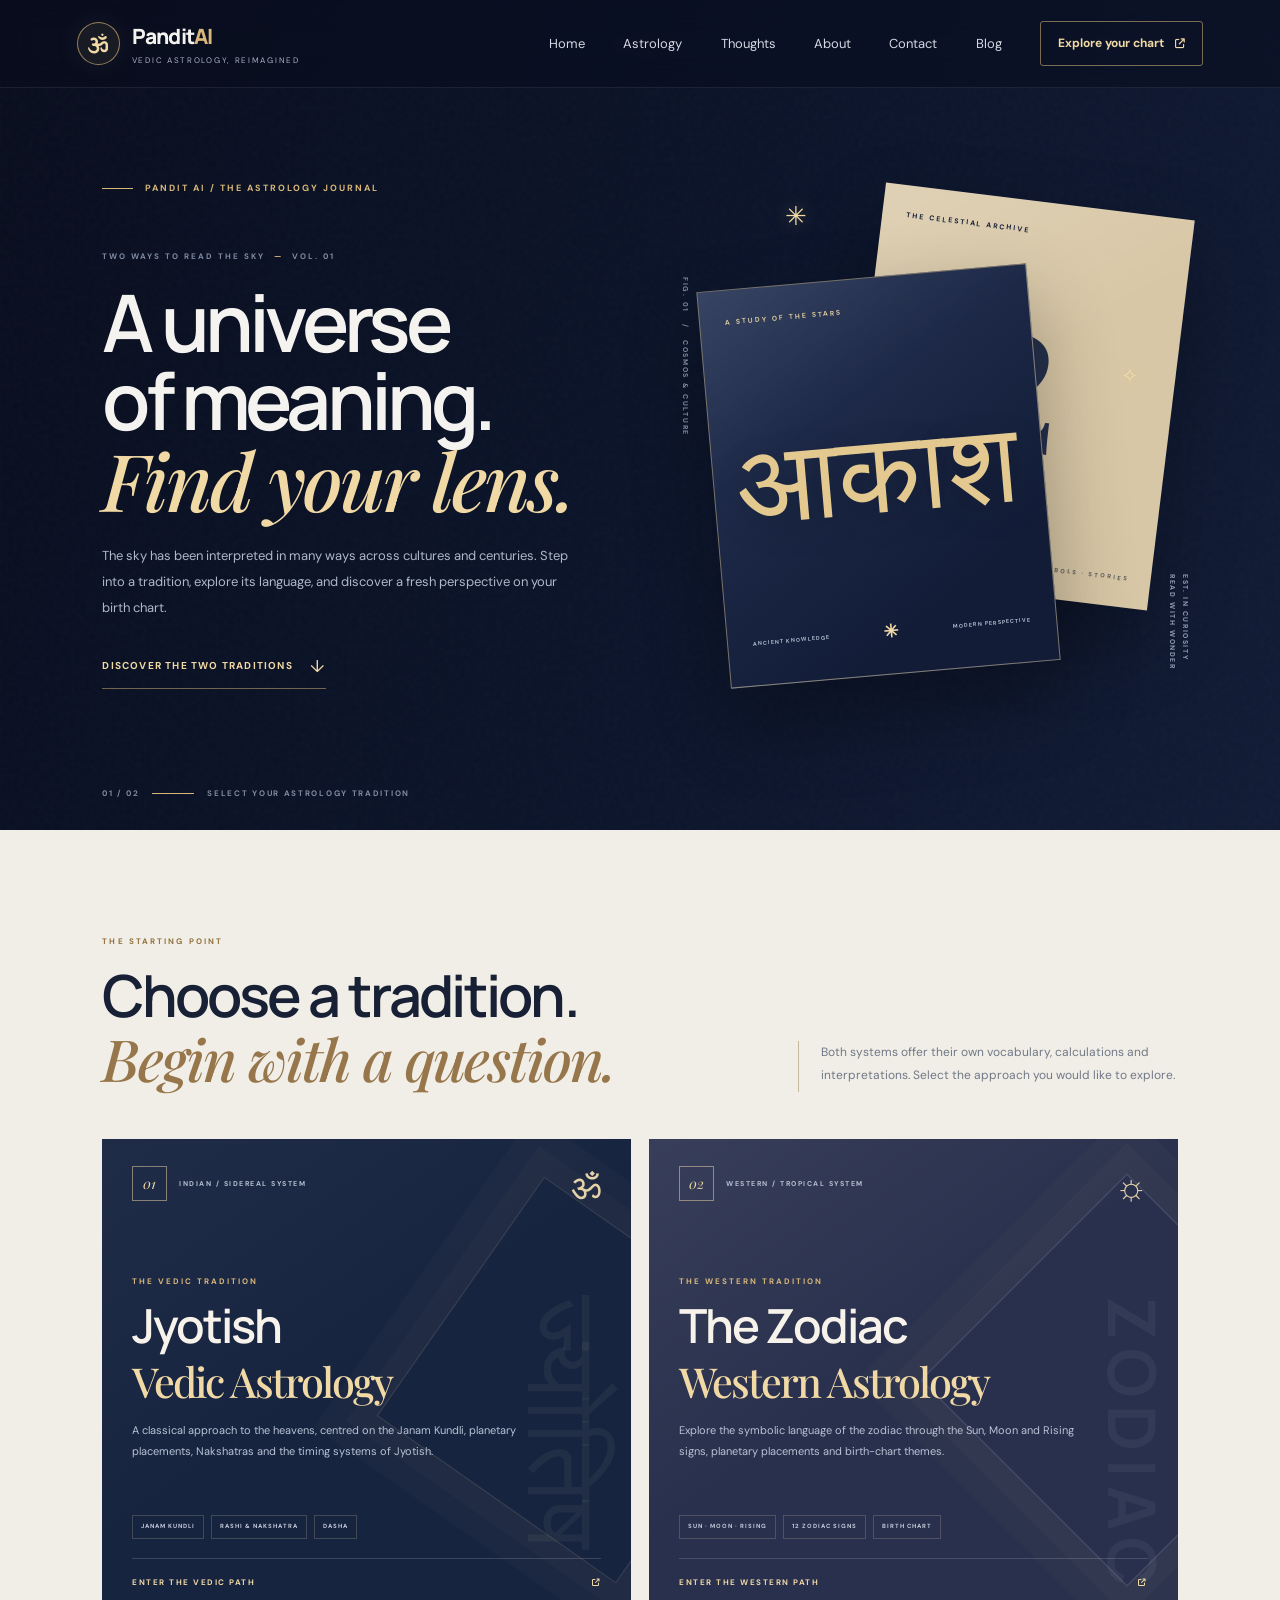
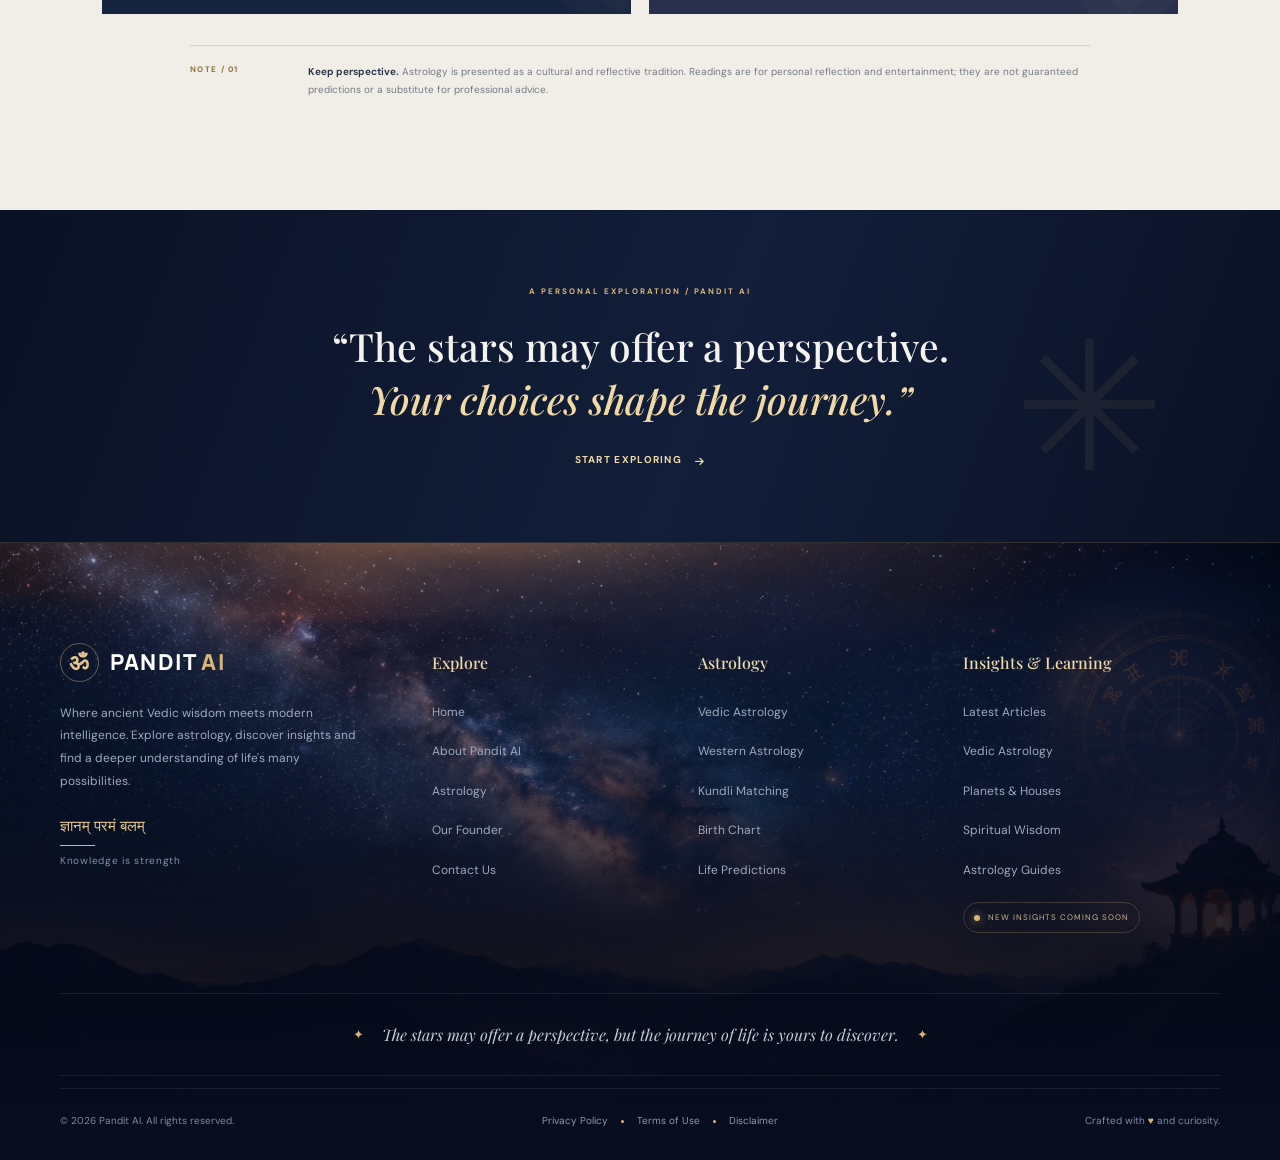
<file: Astrology.html>
<!doctype html>
<html lang="en">
<head>
  <meta charset="utf-8">
  <meta name="viewport" content="width=device-width, initial-scale=1">
  <meta name="theme-color" content="#080d1d">
  <meta name="description" content="Explore Vedic and Western astrology with Pandit AI. Choose a tradition and discover a new perspective on your birth chart.">
  <title>Explore Astrology | Pandit AI</title>
  <link rel="preconnect" href="https://fonts.googleapis.com">
  <link rel="preconnect" href="https://fonts.gstatic.com" crossorigin>
  <link href="https://fonts.googleapis.com/css2?family=DM+Sans:wght@400;500;600;700&family=Manrope:wght@400;500;600;700;800&family=Playfair+Display:ital,wght@0,500;0,600;0,700;1,500;1,600&display=swap" rel="stylesheet">
  <link rel="stylesheet" href="https://cdnjs.cloudflare.com/ajax/libs/font-awesome/6.5.2/css/all.min.css">
  <link rel="stylesheet" href="./index.css.css">
  <link rel="stylesheet" href="./astro_styles.css">
  <script src="./index.js" defer></script>
</head>
<body class="astrology-selection-page">
<div class="site-shell">
  <header class="site-header" id="top">
    <a class="brand" href="./index.html#top" aria-label="Pandit AI home">
      <span class="brand-mark"><i class="fa-solid fa-om" aria-hidden="true"></i></span>
      <span class="brand-copy"><strong>Pandit<span>AI</span></strong><small>VEDIC ASTROLOGY, REIMAGINED</small></span>
    </a>
    <button class="menu-toggle" type="button" aria-label="Open navigation menu" aria-expanded="false" aria-controls="primary-nav">
      <i class="fa-solid fa-bars" aria-hidden="true"></i>
    </button>
    <nav class="nav-menu" id="primary-nav" aria-label="Main navigation">
      <a class="nav-link" href="./index.html">Home</a>
      <a class="nav-link" href="./Astrology.html" aria-current="page">Astrology</a>
      <a class="nav-link" href="./index.html#thoughts">Thoughts</a>
      <a class="nav-link" href="./index.html#about">About</a>
      <a class="nav-link" href="./index.html#contact">Contact</a>
      <a class="nav-link" href="./blog.html">Blog</a>
      <a class="nav-cta" href="./vedic_astrology.html">Explore your chart <i class="fa-solid fa-arrow-up-right-from-square" aria-hidden="true"></i></a>
    </nav>
  </header>

  <main>
    <!-- Distinct editorial hero: no orbit illustration or circular zodiac graphic -->
    <section class="astrology-editorial-hero" aria-labelledby="astro-title">
      <div class="editorial-grain" aria-hidden="true"></div>
      <div class="editorial-hero-copy">
        <div class="editorial-kicker"><span class="kicker-rule"></span> PANDIT AI / THE ASTROLOGY JOURNAL</div>
        <p class="editorial-edition">TWO WAYS TO READ THE SKY <span>—</span> VOL. 01</p>
        <h1 id="astro-title">A universe<br>of meaning.<br><em>Find your lens.</em></h1>
        <p class="editorial-intro">The sky has been interpreted in many ways across cultures and centuries. Step into a tradition, explore its language, and discover a fresh perspective on your birth chart.</p>
        <a class="editorial-text-link" href="#choose-path">Discover the two traditions <span>↓</span></a>
      </div>

      <div class="editorial-hero-art" aria-label="Abstract editorial artwork representing two approaches to astrology" role="img">
        <div class="art-panel art-panel-back">
          <span class="art-panel-label">THE CELESTIAL ARCHIVE</span>
          <span class="art-large-serif">12</span>
          <span class="art-panel-caption">SIGNS · SYMBOLS · STORIES</span>
        </div>
        <div class="art-panel art-panel-front">
          <span class="art-front-top">A STUDY OF THE STARS</span>
          <div class="art-typography">आकाश</div>
          <div class="art-front-bottom"><span>ANCIENT KNOWLEDGE</span><span class="art-cross">✳</span><span>MODERN PERSPECTIVE</span></div>
        </div>
        <div class="art-side-note">EST. IN CURIOSITY<br>READ WITH WONDER</div>
        <span class="art-floating-mark mark-one">✳</span>
        <span class="art-floating-mark mark-two">✧</span>
        <span class="art-vertical-index">FIG. 01 &nbsp; / &nbsp; COSMOS &amp; CULTURE</span>
      </div>

      <div class="editorial-hero-footer">
        <span>01 / 02</span><span class="editorial-footer-line"></span><span>SELECT YOUR ASTROLOGY TRADITION</span>
      </div>
    </section>

    <section class="astrology-path-section" id="choose-path" aria-labelledby="path-title">
      <div class="path-section-top">
        <div>
          <span class="section-eyebrow">THE STARTING POINT</span>
          <h2 id="path-title">Choose a tradition.<br><em>Begin with a question.</em></h2>
        </div>
        <p>Both systems offer their own vocabulary, calculations and interpretations. Select the approach you would like to explore.</p>
      </div>

      <div class="astrology-path-grid">
        <a class="tradition-card tradition-vedic" href="./vedic_astrology.html">
          <div class="tradition-card-head">
            <span class="tradition-index">01</span>
            <span class="tradition-tag">INDIAN / SIDEREAL SYSTEM</span>
            <span class="tradition-symbol" aria-hidden="true">ॐ</span>
          </div>
          <div class="tradition-main">
            <p class="tradition-overline">THE VEDIC TRADITION</p>
            <h3>Jyotish<span>Vedic Astrology</span></h3>
            <p class="tradition-description">A classical approach to the heavens, centred on the Janam Kundli, planetary placements, Nakshatras and the timing systems of Jyotish.</p>
          </div>
          <div class="tradition-bottom">
            <div class="tradition-topics">
              <span>JANAM KUNDLI</span><span>RASHI &amp; NAKSHATRA</span><span>DASHA</span>
            </div>
            <span class="tradition-enter">ENTER THE VEDIC PATH <i class="fa-solid fa-arrow-up-right-from-square" aria-hidden="true"></i></span>
          </div>
          <span class="tradition-watermark" aria-hidden="true">ज्योतिष</span>
        </a>

        <a class="tradition-card tradition-western" href="./western_astrology.html">
          <div class="tradition-card-head">
            <span class="tradition-index">02</span>
            <span class="tradition-tag">WESTERN / TROPICAL SYSTEM</span>
            <span class="tradition-symbol" aria-hidden="true">☼</span>
          </div>
          <div class="tradition-main">
            <p class="tradition-overline">THE WESTERN TRADITION</p>
            <h3>The Zodiac<span>Western Astrology</span></h3>
            <p class="tradition-description">Explore the symbolic language of the zodiac through the Sun, Moon and Rising signs, planetary placements and birth-chart themes.</p>
          </div>
          <div class="tradition-bottom">
            <div class="tradition-topics">
              <span>SUN · MOON · RISING</span><span>12 ZODIAC SIGNS</span><span>BIRTH CHART</span>
            </div>
            <span class="tradition-enter">ENTER THE WESTERN PATH <i class="fa-solid fa-arrow-up-right-from-square" aria-hidden="true"></i></span>
          </div>
          <span class="tradition-watermark western-watermark" aria-hidden="true">ZODIAC</span>
        </a>
      </div>

      <div class="astrology-note">
        <span class="note-mark">NOTE / 01</span>
        <p><strong>Keep perspective.</strong> Astrology is presented as a cultural and reflective tradition. Readings are for personal reflection and entertainment; they are not guaranteed predictions or a substitute for professional advice.</p>
      </div>
    </section>

    <section class="astrology-closing">
      <div class="closing-index">A PERSONAL EXPLORATION / PANDIT AI</div>
      <p class="closing-quote">“The stars may offer a perspective.<br><em>Your choices shape the journey.”</em></p>
      <a href="./vedic_astrology.html" class="closing-link">Start exploring <i class="fa-solid fa-arrow-right" aria-hidden="true"></i></a>
      <span class="closing-decoration" aria-hidden="true">✳</span>
    </section>
  </main>

  <footer class="premium-footer" id="footer">
    <div class="footer-container">
      <div class="footer-top">
        <div class="footer-brand">
          <a class="footer-logo" href="./index.html#top"><span class="footer-logo-symbol">ॐ</span><span>PANDIT <em>AI</em></span></a>
          <p class="footer-brand-description">Where ancient Vedic wisdom meets modern intelligence. Explore astrology, discover insights and find a deeper understanding of life's many possibilities.</p>
          <div class="footer-brand-note"><span>ज्ञानम् परमं बलम्</span><span class="footer-note-line"></span><span>Knowledge is strength</span></div>
        </div>
        <div class="footer-column"><h3>Explore</h3><ul>
          <li><a href="./index.html#top">Home</a></li><li><a href="./index.html#about">About Pandit AI</a></li><li><a href="./Astrology.html">Astrology</a></li><li><a href="./index.html#founder">Our Founder</a></li><li><a href="./index.html#contact">Contact Us</a></li>
        </ul></div>
        <div class="footer-column"><h3>Astrology</h3><ul>
          <li><a href="./vedic_astrology.html">Vedic Astrology</a></li><li><a href="./western_astrology.html">Western Astrology</a></li><li><a href="./Astrology.html">Kundli Matching</a></li><li><a href="./vedic_astrology.html">Birth Chart</a></li><li><a href="./vedic_astrology.html">Life Predictions</a></li>
        </ul></div>
        <div class="footer-column footer-insights"><h3>Insights &amp; Learning</h3><ul>
          <li><a href="./blog.html">Latest Articles</a></li><li><a href="./blog.html">Vedic Astrology</a></li><li><a href="./blog.html">Planets &amp; Houses</a></li><li><a href="./blog.html">Spiritual Wisdom</a></li><li><a href="./blog.html">Astrology Guides</a></li>
        </ul><span class="footer-coming-soon"><span></span> NEW INSIGHTS COMING SOON</span></div>
      </div>
      <div class="footer-quote"><span class="footer-quote-symbol">✦</span><p>The stars may offer a perspective, but the journey of life is yours to discover.</p><span class="footer-quote-symbol">✦</span></div>
      <div class="footer-bottom">
        <div class="footer-copyright">© <span id="footer-year">2026</span> Pandit AI. All rights reserved.</div>
        <div class="footer-legal-links"><a href="#privacy">Privacy Policy</a><span></span><a href="#terms">Terms of Use</a><span></span><a href="#disclaimer">Disclaimer</a></div>
        <div class="footer-made">Crafted with <span>♥</span> and curiosity.</div>
      </div>
    </div>
  </footer>
</div>
</body>
</html>
</file>
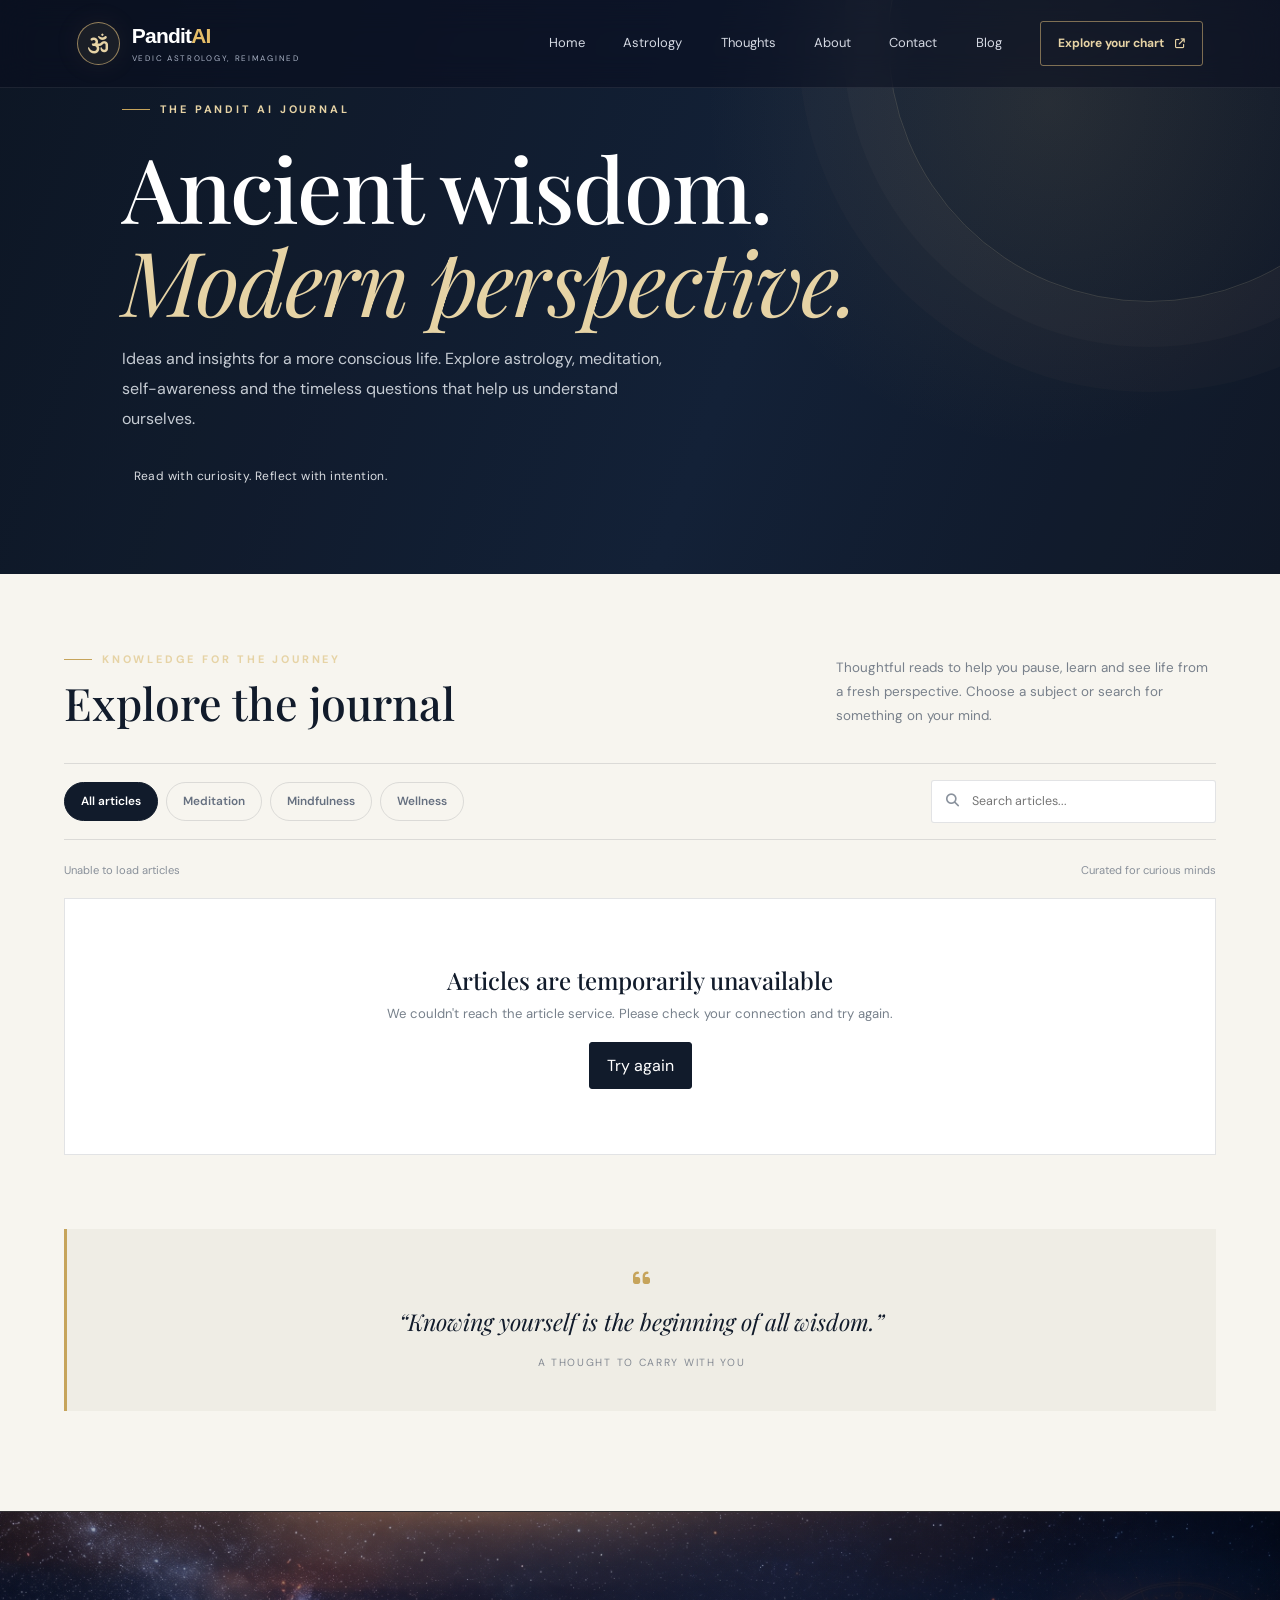
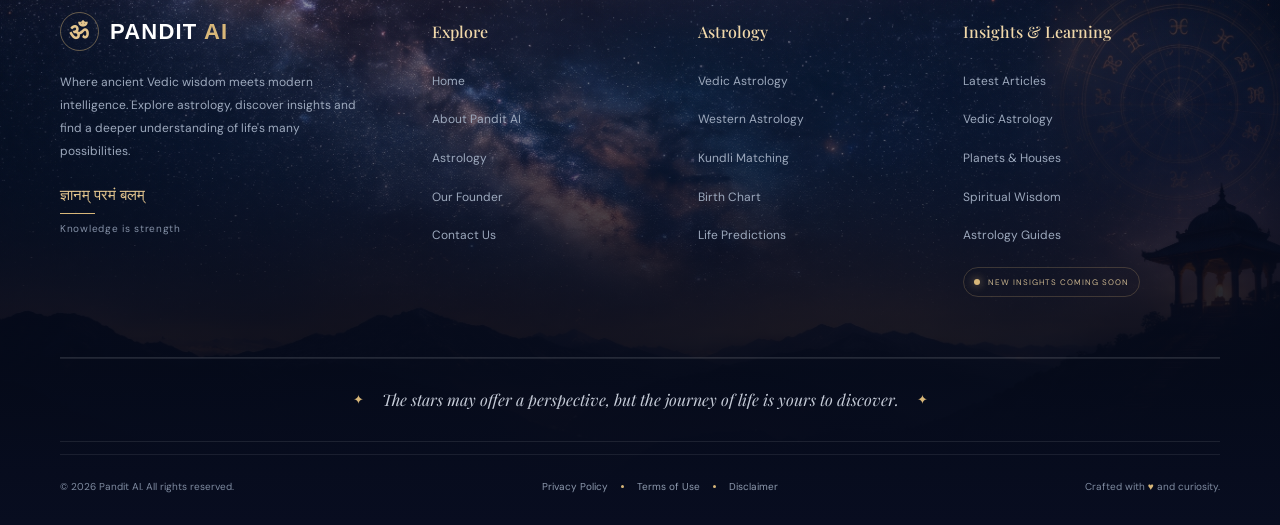
<file: blog.html>
<!doctype html>
<html lang="en">
<head>
  <meta charset="UTF-8" />
  <meta name="viewport" content="width=device-width, initial-scale=1.0" />
  <meta name="theme-color" content="#101827" />
  <meta name="description" content="Explore astrology, self-awareness, meditation and mindful living with the Pandit AI journal." />
  <title>The Journal | Pandit AI</title>
  <link rel="preconnect" href="https://fonts.googleapis.com" />
  <link rel="preconnect" href="https://fonts.gstatic.com" crossorigin />
  <link href="https://fonts.googleapis.com/css2?family=DM+Sans:wght@400;500;600;700&family=Playfair+Display:wght@400;500;600;700&display=swap" rel="stylesheet" />
  <link rel="stylesheet" href="https://cdnjs.cloudflare.com/ajax/libs/font-awesome/6.7.2/css/all.min.css" />
  <link rel="stylesheet" href="./index.css.css" />
  <style>
    :root {
      --ink:#111b2b; --ink-2:#18263a; --paper:#f7f5ef; --paper-2:#efede5;
      --gold:#c6a45b; --gold-light:#e6d3a5; --white:#fff; --muted:#78808b;
      --line:rgba(17,27,43,.12); --serif:"Playfair Display",Georgia,serif;
      --sans:"DM Sans",Arial,sans-serif; --shadow:0 18px 50px rgba(17,27,43,.09);
    }
    *{box-sizing:border-box;margin:0;padding:0}
    html{scroll-behavior:smooth}
    body{background:var(--paper);color:var(--ink);font-family:var(--sans);line-height:1.6}
    a{color:inherit;text-decoration:none}
    button,input{font:inherit}
    .pa-header{position:sticky;top:0;z-index:50;background:rgba(16,24,39,.96);backdrop-filter:blur(16px);border-bottom:1px solid rgba(230,211,165,.18)}
    .pa-nav{width:min(1240px,90%);min-height:78px;margin:auto;display:flex;align-items:center;justify-content:space-between;gap:28px}
    .pa-brand{display:flex;align-items:center;gap:12px;color:#fff}
    .pa-brand-mark{width:42px;height:42px;display:grid;place-items:center;border:1px solid rgba(230,211,165,.5);border-radius:50%;color:var(--gold-light);font-size:21px}
    .pa-brand-name{font-family:var(--serif);font-size:1.3rem;font-weight:700;letter-spacing:.1px}
    .pa-brand-name span{color:var(--gold-light)}
    .pa-brand small{display:block;margin-top:-3px;color:#aeb7c3;font-size:.56rem;letter-spacing:2.1px;font-weight:600}
    .pa-links{display:flex;align-items:center;gap:30px;color:#c5cbd3;font-size:.83rem}
    .pa-links a{transition:color .2s}
    .pa-links a:hover,.pa-links a[aria-current="page"]{color:var(--gold-light)}
    .pa-nav-cta{padding:11px 18px;border:1px solid rgba(230,211,165,.6);border-radius:3px;color:var(--gold-light);font-size:.78rem;font-weight:700;letter-spacing:.3px;transition:.2s}
    .pa-nav-cta:hover{background:var(--gold-light);color:var(--ink)}
    .pa-menu{display:none;background:none;border:0;color:#fff;font-size:1.25rem;padding:8px;cursor:pointer}
    .journal-hero{position:relative;isolation:isolate;overflow:hidden;background:var(--ink);color:#fff;padding:92px 5% 88px}
    .journal-hero:before{content:"";position:absolute;inset:0;z-index:-2;background:radial-gradient(circle at 82% 18%,rgba(198,164,91,.12),transparent 30%),linear-gradient(110deg,#0d1624 0%,#142238 58%,#101827 100%);opacity:.98}
    .journal-hero:after{content:"";position:absolute;z-index:-1;width:520px;height:520px;border:1px solid rgba(230,211,165,.16);border-radius:50%;right:-130px;top:-220px;box-shadow:0 0 0 45px rgba(230,211,165,.025),0 0 0 90px rgba(230,211,165,.02)}
    .hero-inner{width:min(1240px,90%);margin:auto}
    .hero-kicker,.section-kicker{display:inline-flex;align-items:center;gap:10px;color:var(--gold-light);font-size:.68rem;font-weight:700;letter-spacing:2.8px;text-transform:uppercase}
    .hero-kicker:before,.section-kicker:before{content:"";width:28px;height:1px;background:var(--gold)}
    .journal-hero h1{max-width:760px;margin:22px 0 17px;font:500 clamp(3rem,7vw,5.7rem)/1.04 var(--serif);letter-spacing:-1.8px}
    .journal-hero h1 em{color:var(--gold-light);font-weight:400}
    .journal-hero p{max-width:560px;color:#c5cbd3;font-size:1rem;line-height:1.9}
    .hero-note{display:flex;align-items:center;gap:12px;margin-top:32px;color:#d9dce1;font-size:.75rem;letter-spacing:.4px}
    .hero-note i{color:var(--gold-light)}
    .journal-main{width:min(1240px,90%);margin:auto;padding:68px 0 100px}
    .intro-row{display:flex;align-items:flex-end;justify-content:space-between;gap:28px;margin-bottom:32px}
    .intro-row h2{margin-top:9px;font:500 clamp(2rem,4vw,2.8rem)/1.15 var(--serif)}
    .intro-copy{max-width:380px;color:var(--muted);font-size:.84rem;line-height:1.8}
    .journal-tools{display:flex;align-items:center;justify-content:space-between;gap:18px;margin:34px 0 22px;padding:16px 0;border-top:1px solid var(--line);border-bottom:1px solid var(--line)}
    .blog-filters{display:flex;flex-wrap:wrap;gap:8px}
    .filter-btn{border:1px solid var(--line);border-radius:30px;padding:9px 16px;background:transparent;color:#667080;font-size:.74rem;font-weight:600;cursor:pointer;transition:.2s}
    .filter-btn:hover,.filter-btn.active{border-color:var(--ink);background:var(--ink);color:#fff}
    .search-wrap{position:relative;width:min(100%,285px);flex:0 0 285px}
    .search-wrap i{position:absolute;left:15px;top:50%;transform:translateY(-50%);color:#8a929d;font-size:.82rem}
    .blog-search{width:100%;height:43px;padding:0 15px 0 40px;border:1px solid var(--line);border-radius:3px;outline:none;background:#fff;color:var(--ink);font-size:.78rem}
    .blog-search:focus{border-color:var(--gold);box-shadow:0 0 0 3px rgba(198,164,91,.12)}
    .results-meta{display:flex;justify-content:space-between;align-items:center;margin:0 0 18px;color:#89909a;font-size:.7rem}
    .blog-grid{display:grid;grid-template-columns:repeat(3,minmax(0,1fr));gap:25px}
    .blog-card{min-width:0;overflow:hidden;display:flex;flex-direction:column;background:#fff;border:1px solid rgba(17,27,43,.08);border-radius:5px;box-shadow:0 5px 22px rgba(17,27,43,.035);transition:transform .25s,box-shadow .25s,border-color .25s}
    .blog-card:hover{transform:translateY(-5px);box-shadow:var(--shadow);border-color:rgba(198,164,91,.55)}
    .blog-card-image{display:block;width:100%;height:218px;object-fit:cover;background:var(--paper-2)}
    .blog-card-content{display:flex;flex:1;flex-direction:column;padding:23px 23px 20px}
    .blog-tags{display:flex;flex-wrap:wrap;gap:7px;margin-bottom:13px}
    .blog-tag{color:#9b7b3e;font-size:.62rem;font-weight:700;letter-spacing:1px;text-transform:uppercase}
    .blog-card h3{margin-bottom:10px;font:500 1.35rem/1.35 var(--serif);color:var(--ink)}
    .blog-card p{margin-bottom:22px;color:#77808b;font-size:.79rem;line-height:1.8}
    .blog-card-footer{display:flex;align-items:center;justify-content:space-between;gap:12px;margin-top:auto;padding-top:15px;border-top:1px solid var(--line);color:#9299a2;font-size:.66rem}
    .read-link{color:#9b7b3e;font-size:.72rem;font-weight:700;white-space:nowrap}
    .read-link i{margin-left:5px;transition:transform .2s}
    .read-link:hover{color:var(--ink)}
    .read-link:hover i{transform:translate(2px,-2px)}
    .status-message{grid-column:1/-1;padding:65px 20px;text-align:center;background:#fff;border:1px solid var(--line);color:#77808b}
    .status-message h3{font:500 1.5rem var(--serif);color:var(--ink);margin-bottom:7px}
    .status-message p{font-size:.82rem}
    .retry-btn{margin-top:18px;padding:10px 17px;border:1px solid var(--ink);background:var(--ink);color:#fff;border-radius:3px;cursor:pointer}
    .journal-quote{margin-top:74px;padding:38px 7%;background:var(--paper-2);border-left:3px solid var(--gold);text-align:center}
    .journal-quote i{color:var(--gold);font-size:1.2rem}
    .journal-quote p{max-width:760px;margin:12px auto 8px;font:italic 1.45rem/1.5 var(--serif);color:var(--ink)}
    .journal-quote span{color:#858b94;font-size:.65rem;letter-spacing:1.7px;text-transform:uppercase}
    .pa-footer{background:#101827;color:#fff;padding:54px 5% 22px}
    .footer-inner{width:min(1240px,90%);margin:auto}
    .footer-top{display:flex;justify-content:space-between;align-items:flex-start;gap:35px;padding-bottom:38px;border-bottom:1px solid rgba(255,255,255,.12)}
    .footer-brand p{max-width:330px;margin-top:13px;color:#9da7b4;font-size:.78rem;line-height:1.8}
    .footer-links{display:flex;gap:30px;flex-wrap:wrap;padding-top:8px}
    .footer-links a{color:#c1c8d1;font-size:.75rem}
    .footer-links a:hover{color:var(--gold-light)}
    .footer-bottom{display:flex;justify-content:space-between;gap:15px;padding-top:20px;color:#8e99a7;font-size:.67rem}
    .footer-bottom .mantra{color:var(--gold-light);letter-spacing:1px}
    @media(max-width:900px){.pa-links{gap:17px}.blog-grid{grid-template-columns:repeat(2,minmax(0,1fr))}.intro-row{align-items:flex-start;flex-direction:column}.intro-copy{max-width:580px}}
    @media(max-width:680px){
      .pa-nav{min-height:70px;width:90%}.pa-menu{display:block}.pa-nav-cta{display:none}
      .pa-links{display:none;position:absolute;top:69px;left:0;right:0;padding:18px 5% 22px;background:#101827;border-top:1px solid rgba(230,211,165,.15);flex-direction:column;align-items:flex-start;gap:17px}
      .pa-links.is-open{display:flex}.journal-hero{padding:76px 0 70px}.hero-inner{width:90%}
      .journal-hero h1{font-size:clamp(2.8rem,13vw,4.2rem);letter-spacing:-1px}
      .journal-hero p{font-size:.88rem}.journal-main{width:90%;padding:48px 0 68px}
      .journal-tools{align-items:stretch;flex-direction:column}.search-wrap{width:100%;flex-basis:auto}
      .blog-filters{gap:7px}.filter-btn{padding:8px 12px;font-size:.69rem}
      .blog-grid{grid-template-columns:1fr;gap:17px}.blog-card-image{height:220px}
      .blog-card-content{padding:20px}.blog-card h3{font-size:1.3rem}
      .journal-quote{margin-top:48px;padding:30px 20px}.journal-quote p{font-size:1.2rem}
      .footer-top{flex-direction:column}.footer-links{gap:18px 24px}.footer-bottom{flex-direction:column;align-items:flex-start}
    }
    @media(prefers-reduced-motion:reduce){html{scroll-behavior:auto}*,*:before,*:after{transition:none!important}}
 
/* Pandit AI header branding */
    body .site-header .brand-copy strong {
      color: #ffffff !important;
      -webkit-text-fill-color: #ffffff !important;
    }
    body .site-header .brand-copy strong span {
      color: #e5bd68 !important;
      -webkit-text-fill-color: #e5bd68 !important;
    }

  </style>
</head>
<body>
 <header class="site-header" id="top">
    <a class="brand" href="./index.html#top" aria-label="Pandit AI home">
      <span class="brand-mark"><i class="fa-solid fa-om" aria-hidden="true"></i></span>
      <span class="brand-copy"><strong>Pandit<span>AI</span></strong><small>VEDIC ASTROLOGY, REIMAGINED</small></span>
    </a>
    <button class="menu-toggle" type="button" aria-label="Open navigation menu" aria-expanded="false" aria-controls="primary-nav">
      <i class="fa-solid fa-bars" aria-hidden="true"></i>
    </button>
    <nav class="nav-menu" id="primary-nav" aria-label="Main navigation">
      <a class="nav-link" href="./index.html">Home</a>
      <a class="nav-link" href="./Astrology.html" aria-current="page">Astrology</a>
      <a class="nav-link" href="./index.html#thoughts">Thoughts</a>
      <a class="nav-link" href="./index.html#about">About</a>
      <a class="nav-link" href="./index.html#contact">Contact</a>
      <a class="nav-link" href="./blog.html">Blog</a>
      <a class="nav-cta" href="./vedic_astrology.html">Explore your chart <i class="fa-solid fa-arrow-up-right-from-square" aria-hidden="true"></i></a>
    </nav>
  </header>
  <section class="journal-hero">
    <div class="hero-inner">
      <span class="hero-kicker">The Pandit AI Journal</span>
      <h1>Ancient wisdom.<br /><em>Modern perspective.</em></h1>
      <p>Ideas and insights for a more conscious life. Explore astrology, meditation, self-awareness and the timeless questions that help us understand ourselves.</p>
      <div class="hero-note"><i class="fa-solid fa-sparkles"></i><span>Read with curiosity. Reflect with intention.</span></div>
    </div>
  </section>

  <main class="journal-main">
    <div class="intro-row">
      <div><span class="section-kicker">Knowledge for the journey</span><h2>Explore the journal</h2></div>
      <p class="intro-copy">Thoughtful reads to help you pause, learn and see life from a fresh perspective. Choose a subject or search for something on your mind.</p>
    </div>

    <div class="journal-tools">
      <div class="blog-filters" id="blogFilters" aria-label="Filter articles">
        <button class="filter-btn active" type="button" data-tag="all" aria-pressed="true">All articles</button>
        <button class="filter-btn" type="button" data-tag="meditation" aria-pressed="false">Meditation</button>
        <button class="filter-btn" type="button" data-tag="mindfulness" aria-pressed="false">Mindfulness</button>
        <button class="filter-btn" type="button" data-tag="wellness" aria-pressed="false">Wellness</button>
      </div>
      <label class="search-wrap"><i class="fa-solid fa-magnifying-glass" aria-hidden="true"></i><input type="search" class="blog-search" id="blogSearch" placeholder="Search articles..." aria-label="Search articles" /></label>
    </div>
    <div class="results-meta"><span id="resultsLabel">Latest articles</span><span>Curated for curious minds</span></div>
    <div class="blog-grid" id="blogGrid" aria-live="polite"><div class="status-message">Loading articles for you…</div></div>

    <aside class="journal-quote">
      <i class="fa-solid fa-quote-left" aria-hidden="true"></i>
      <p>“Knowing yourself is the beginning of all wisdom.”</p>
      <span>A thought to carry with you</span>
    </aside>
  </main>

  <footer class="premium-footer" id="footer">
<div class="footer-container">
<!-- TOP FOOTER -->
<div class="footer-top">
<!-- BRAND COLUMN -->
<div class="footer-brand">
<a class="footer-logo" href="#home">
<span class="footer-logo-symbol">ॐ</span>
<span>PANDIT <em>AI</em></span>
</a>
<p class="footer-brand-description">
          Where ancient Vedic wisdom meets modern intelligence.
          Explore astrology, discover insights and find a deeper
          understanding of life's many possibilities.
        </p>
<div class="footer-brand-note">
<span>ज्ञानम् परमं बलम्</span>
<span class="footer-note-line"></span>
<span>Knowledge is strength</span>
</div>
</div>
<!-- QUICK LINKS -->
<div class="footer-column">
<h3>Explore</h3>
<ul>
<li><a href="#home">Home</a></li>
<li><a href="#about">About Pandit AI</a></li>
<li><a href="#astrology">Astrology</a></li>
<li><a href="#founder">Our Founder</a></li>
<li><a href="#contact">Contact Us</a></li>
</ul>
</div>
<!-- ASTROLOGY TOOLS -->
<div class="footer-column">
<h3>Astrology</h3>
<ul>
<li><a href="#astrology">Vedic Astrology</a></li>
<li><a href="#astrology">Western Astrology</a></li>
<li><a href="#kundli-matching">Kundli Matching</a></li>
<li><a href="#birth-chart">Birth Chart</a></li>
<li><a href="#predictions">Life Predictions</a></li>
</ul>
</div>
<!-- BLOGS & INSIGHTS -->
<div class="footer-column footer-insights">
<h3>Insights &amp; Learning</h3>
<ul>
<li><a href="#blogs">Latest Articles</a></li>
<li><a href="#blogs">Vedic Astrology</a></li>
<li><a href="#blogs">Planets &amp; Houses</a></li>
<li><a href="#blogs">Spiritual Wisdom</a></li>
<li><a href="#blogs">Astrology Guides</a></li>
</ul>
<span class="footer-coming-soon">
<span></span>
          NEW INSIGHTS COMING SOON
        </span>
</div>
</div>
<!-- FOOTER QUOTE -->
<div class="footer-quote">
<span class="footer-quote-symbol">✦</span>
<p>
        The stars may offer a perspective,
        but the journey of life is yours to discover.
      </p>
<span class="footer-quote-symbol">✦</span>
</div>
<!-- FOOTER BOTTOM -->
<div class="footer-bottom">
<div class="footer-copyright">
        © <span id="footer-year">2026</span> Pandit AI.
        All rights reserved.
      </div>
<div class="footer-legal-links">
<a href="#privacy">Privacy Policy</a>
<span></span>
<a href="#terms">Terms of Use</a>
<span></span>
<a href="#disclaimer">Disclaimer</a>
</div>
<div class="footer-made">
        Crafted with <span>♥</span> and curiosity.
      </div>
</div>
</div>
</footer>

  <script>
    (() => {
      const blogGrid = document.getElementById("blogGrid");
      const blogSearch = document.getElementById("blogSearch");
      const blogFilters = document.getElementById("blogFilters");
      const resultsLabel = document.getElementById("resultsLabel");
      const footerYear = document.getElementById("footer-year");
      const menuToggle = document.querySelector(".menu-toggle");
      const primaryNavigation = document.getElementById("primary-nav");

      let allArticles = [];
      let activeTag = "all";

      if (footerYear) {
        footerYear.textContent = new Date().getFullYear();
      }

      // Match the navigation IDs/classes that actually exist in this HTML.
      if (menuToggle && primaryNavigation) {
        menuToggle.addEventListener("click", () => {
          const isOpen = primaryNavigation.classList.toggle("is-open");
          menuToggle.setAttribute("aria-expanded", String(isOpen));
          menuToggle.setAttribute(
            "aria-label",
            isOpen ? "Close navigation menu" : "Open navigation menu"
          );
          menuToggle.innerHTML = isOpen
            ? '<i class="fa-solid fa-xmark" aria-hidden="true"></i>'
            : '<i class="fa-solid fa-bars" aria-hidden="true"></i>';
        });

        primaryNavigation.querySelectorAll("a").forEach((link) => {
          link.addEventListener("click", () => {
            primaryNavigation.classList.remove("is-open");
            menuToggle.setAttribute("aria-expanded", "false");
            menuToggle.setAttribute("aria-label", "Open navigation menu");
            menuToggle.innerHTML =
              '<i class="fa-solid fa-bars" aria-hidden="true"></i>';
          });
        });
      }

      const API_URLS = [
        "https://dev.to/api/articles?tag=meditation&per_page=12",
        "https://dev.to/api/articles?tag=mindfulness&per_page=12",
        "https://dev.to/api/articles?tag=wellness&per_page=12"
      ];

      async function fetchFeed(url) {
        const response = await fetch(url, {
          headers: { Accept: "application/json" }
        });
        if (!response.ok) {
          throw new Error(`Feed request failed (${response.status})`);
        }
        const data = await response.json();
        if (!Array.isArray(data)) {
          throw new Error("Unexpected article feed response");
        }
        return data;
      }

      async function fetchBlogs() {
        if (!blogGrid) return;

        blogGrid.innerHTML =
          '<div class="status-message">Gathering fresh reads…</div>';
        if (resultsLabel) resultsLabel.textContent = "Loading articles";

        // A failed category no longer prevents the other feeds from loading.
        const settledFeeds = await Promise.allSettled(
          API_URLS.map((url) => fetchFeed(url))
        );

        const successfulFeeds = settledFeeds
          .filter((result) => result.status === "fulfilled")
          .map((result) => result.value);

        const failedCount = settledFeeds.length - successfulFeeds.length;

        if (successfulFeeds.length === 0) {
          console.error("All Pandit AI journal feeds failed:", settledFeeds);
          blogGrid.innerHTML = `
            <div class="status-message">
              <h3>Articles are temporarily unavailable</h3>
              <p>We couldn't reach the article service. Please check your connection and try again.</p>
              <button class="retry-btn" id="retryBlogs" type="button">Try again</button>
            </div>`;
          if (resultsLabel) resultsLabel.textContent = "Unable to load articles";
          document.getElementById("retryBlogs")?.addEventListener("click", fetchBlogs);
          return;
        }

        const uniqueArticles = new Map();
        successfulFeeds.flat().forEach((article) => {
          if (article && article.id && article.url) {
            uniqueArticles.set(article.id, article);
          }
        });

        allArticles = Array.from(uniqueArticles.values());
        renderBlogs();

        if (failedCount > 0) {
          console.warn(`${failedCount} journal feed(s) could not be loaded.`);
          if (resultsLabel) {
            resultsLabel.textContent += ` · Some topics may be missing`;
          }
        }
      }

      function renderBlogs() {
        if (!blogGrid || !blogSearch) return;

        const searchTerm = blogSearch.value.trim().toLowerCase();
        const filteredArticles = allArticles.filter((article) => {
          const tags = (article.tag_list || []).map((tag) =>
            String(tag).toLowerCase()
          );
          const matchesTag = activeTag === "all" || tags.includes(activeTag);
          const searchableText = [
            article.title,
            article.description,
            article.user?.name,
            ...(article.tag_list || [])
          ].join(" ").toLowerCase();

          return matchesTag && searchableText.includes(searchTerm);
        });

        if (resultsLabel) {
          resultsLabel.textContent =
            `${filteredArticles.length} ${filteredArticles.length === 1 ? "article" : "articles"} found`;
        }

        if (filteredArticles.length === 0) {
          blogGrid.innerHTML = `
            <div class="status-message">
              <h3>No articles found</h3>
              <p>Try another keyword or choose a different topic.</p>
            </div>`;
          return;
        }

        blogGrid.innerHTML = filteredArticles.map((article) => {
          const image = article.cover_image || article.social_image;
          const imageMarkup = image
            ? `<img class="blog-card-image" src="${escapeHTML(image)}" alt="" loading="lazy" onerror="this.style.display='none'">`
            : "";
          const tags = (article.tag_list || [])
            .slice(0, 3)
            .map((tag) => `<span class="blog-tag">${escapeHTML(tag)}</span>`)
            .join("");
          const description = article.description ||
            "A thoughtful read on awareness, personal growth, and conscious living.";
          const author = article.user?.name || "Community author";
          const readingTime = article.reading_time_minutes
            ? `${article.reading_time_minutes} min read`
            : "Mindful reading";

          return `
            <article class="blog-card">
              ${imageMarkup}
              <div class="blog-card-content">
                <div class="blog-tags">${tags}</div>
                <h3>${escapeHTML(article.title || "Untitled article")}</h3>
                <p>${escapeHTML(description)}</p>
                <div class="blog-card-footer">
                  <span>${escapeHTML(author)} · ${readingTime}</span>
                  <a class="read-link" href="${escapeHTML(article.url)}" target="_blank" rel="noopener noreferrer">
                    Read article <i class="fa-solid fa-arrow-up-right-from-square" aria-hidden="true"></i>
                  </a>
                </div>
              </div>
            </article>`;
        }).join("");
      }

      function escapeHTML(value) {
        return String(value).replace(/[&<>"']/g, (character) => ({
          "&": "&amp;",
          "<": "&lt;",
          ">": "&gt;",
          '"': "&quot;",
          "'": "&#039;"
        })[character]);
      }

      if (blogSearch) {
        blogSearch.addEventListener("input", renderBlogs);
      }

      if (blogFilters) {
        blogFilters.addEventListener("click", (event) => {
          const button = event.target.closest(".filter-btn[data-tag]");
          if (!button) return;

          activeTag = button.dataset.tag;
          blogFilters.querySelectorAll(".filter-btn[data-tag]").forEach((item) => {
            const selected = item === button;
            item.classList.toggle("active", selected);
            item.setAttribute("aria-pressed", String(selected));
          });
          renderBlogs();
        });
      }

      // Expose retry action for debugging/manual refresh if needed.
      window.fetchBlogs = fetchBlogs;
      fetchBlogs();
    })();
  </script>
  <script src="./index.js" ></script>
</body>
</html>
</file>
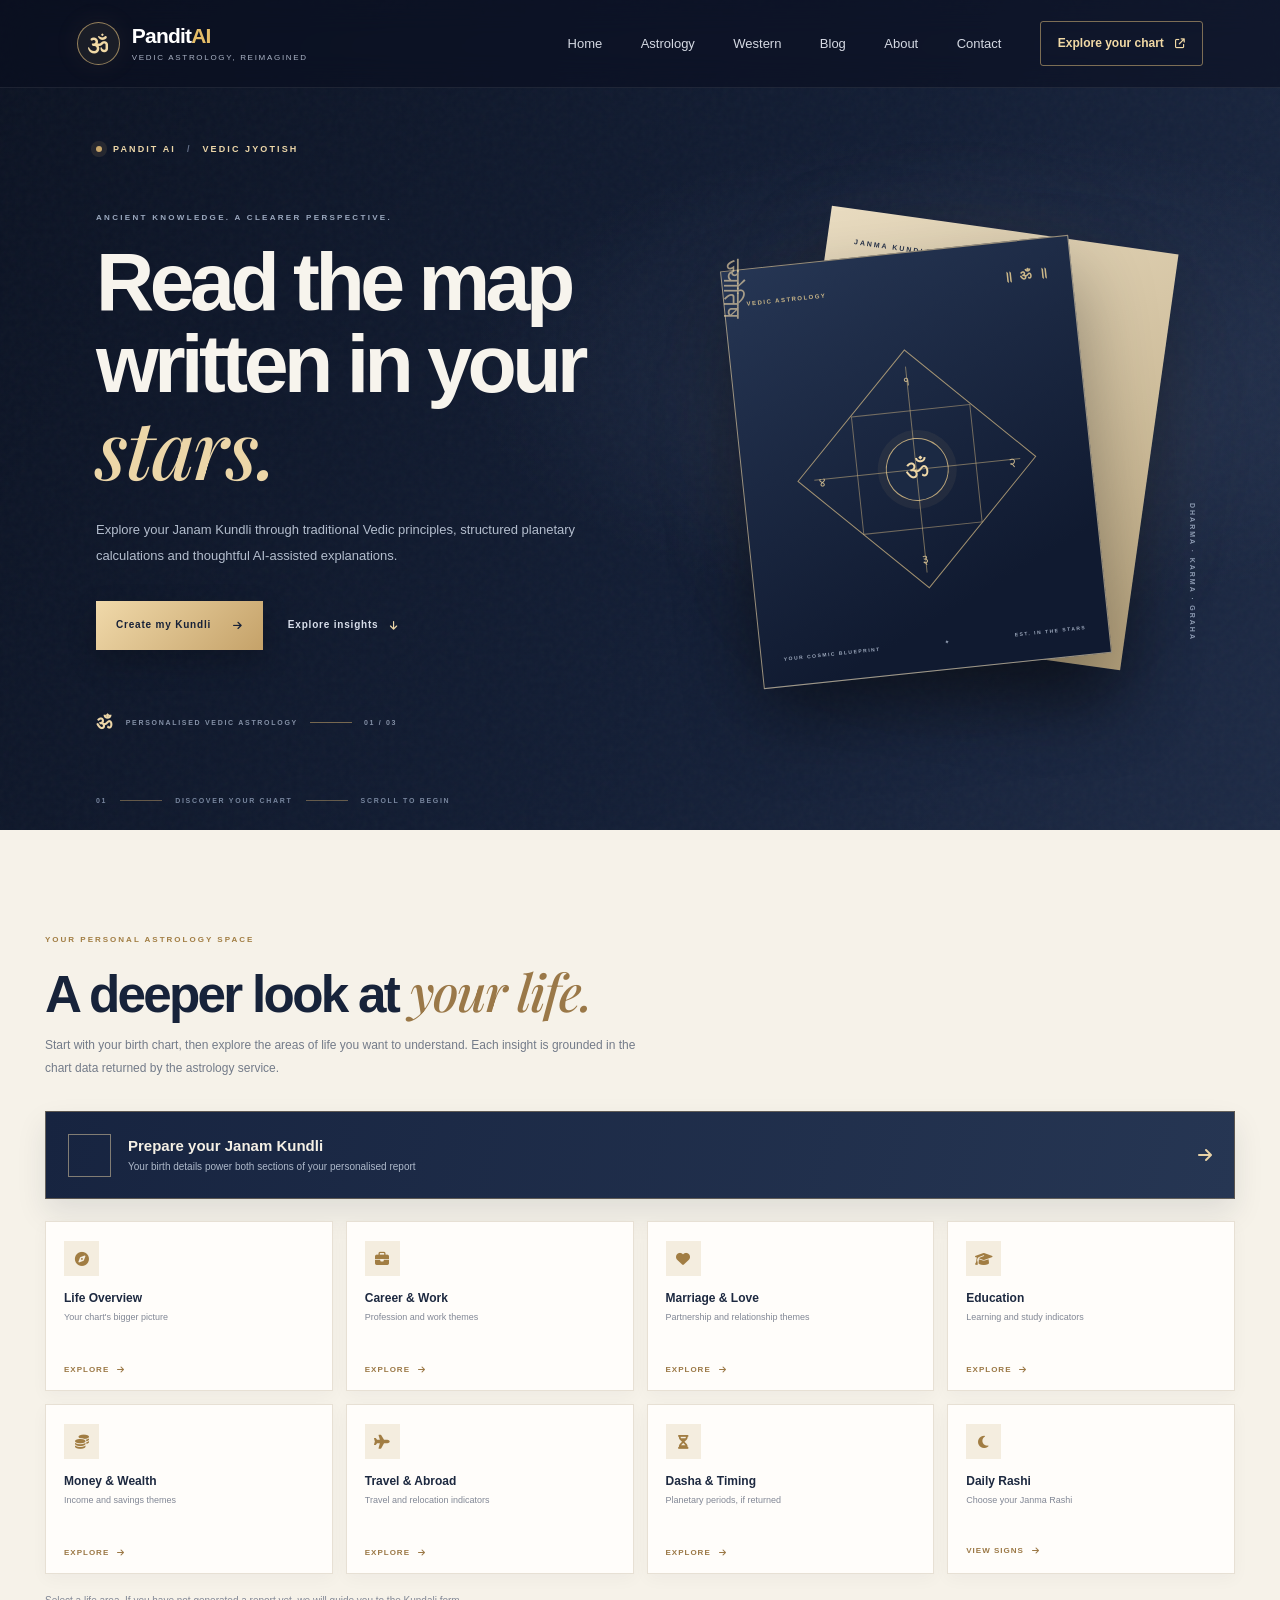
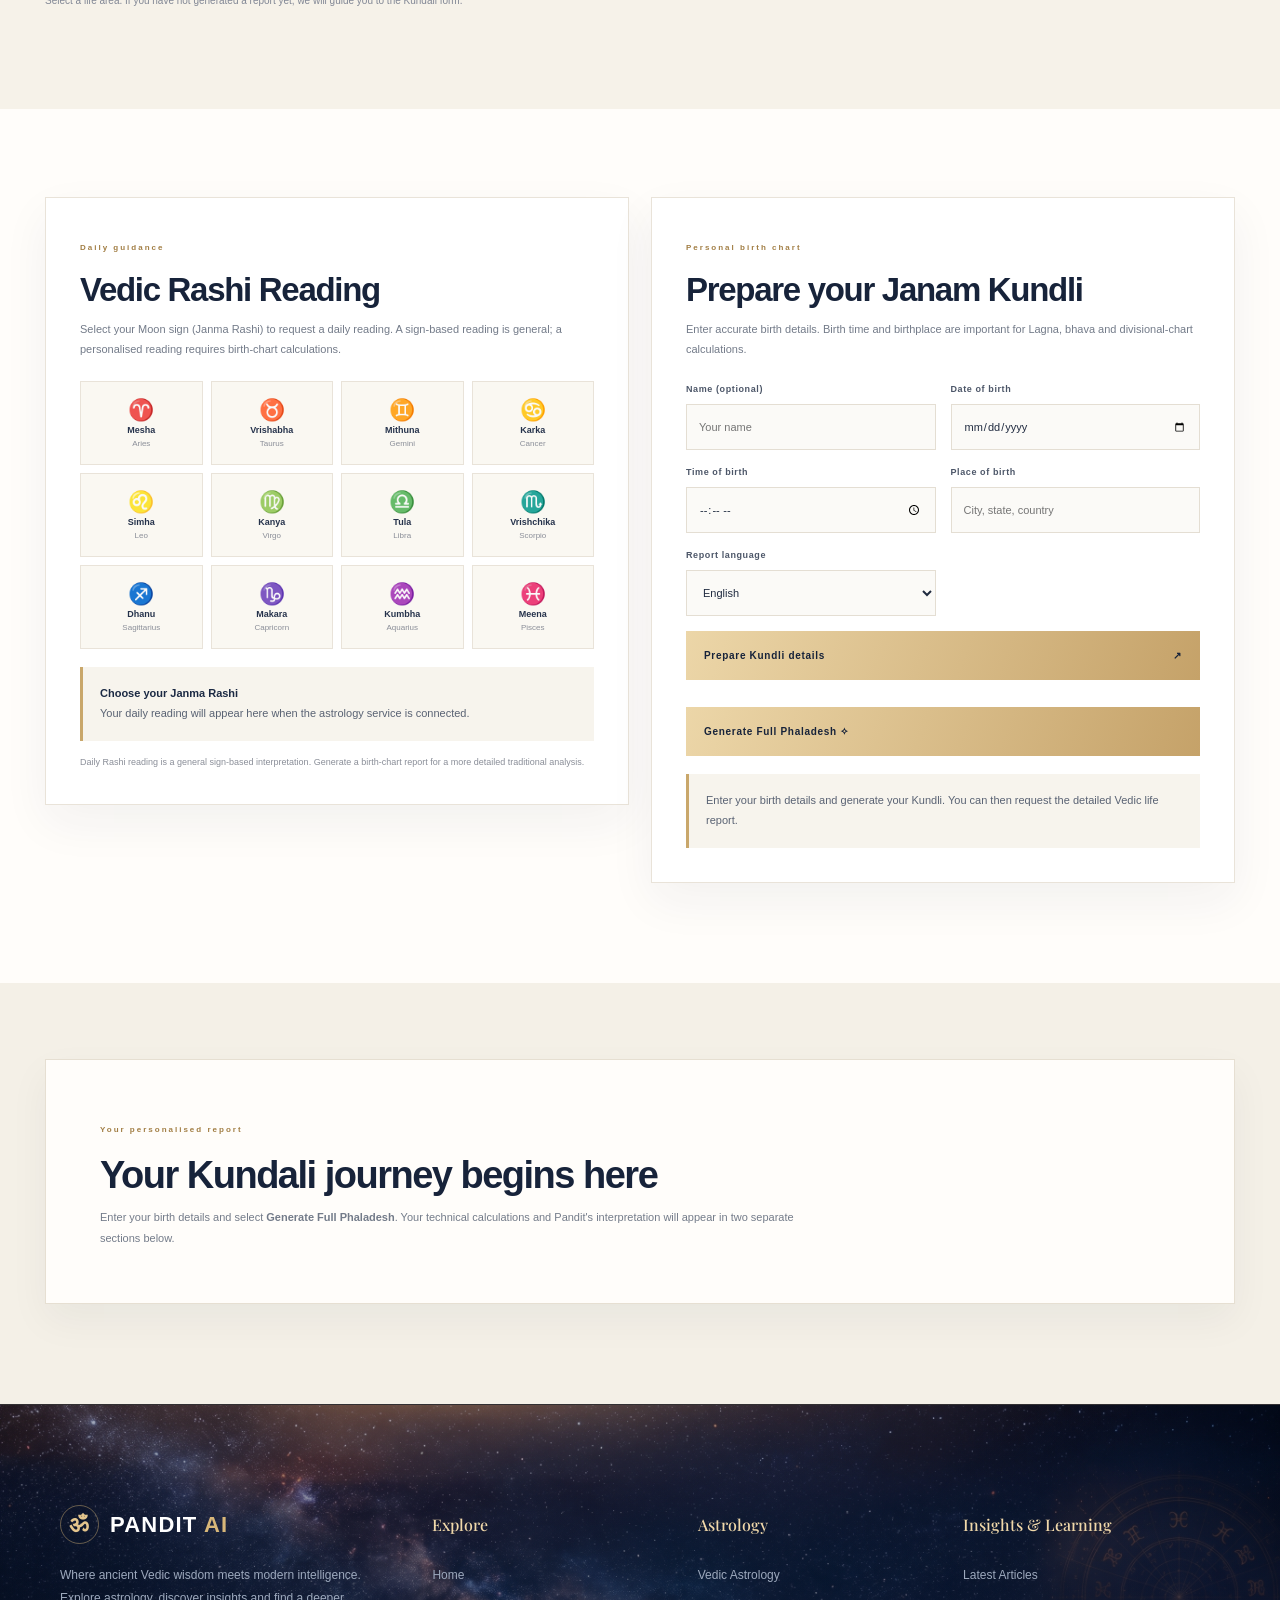
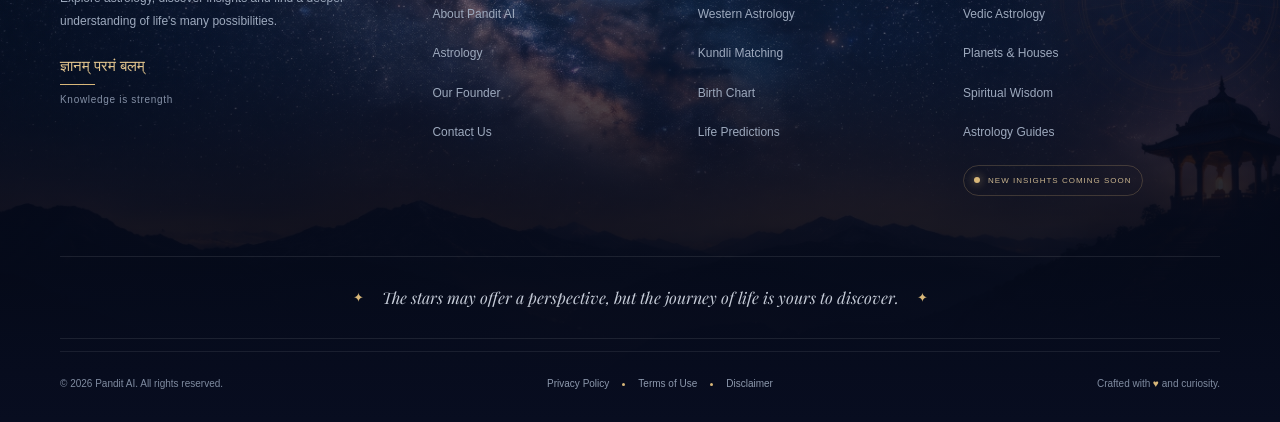
<file: vedic_astrology.html>
<!DOCTYPE html>

<html lang="en">
<head>
<meta charset="utf-8"/>
<meta content="width=device-width, initial-scale=1.0" name="viewport"/>
<meta content="Explore Vedic Rashi readings and prepare your birth details for a Janam Kundli and detailed Jyotish life report." name="description"/>
<meta content="#100b18" name="theme-color"/>
<title>Vedic Astrology &amp; Janam Kundli | Pandit AI</title>
<link href="https://fonts.googleapis.com" rel="preconnect"/>
<link crossorigin="" href="https://fonts.gstatic.com" rel="preconnect"/>
<link href="https://fonts.googleapis.com/css2?family=Montserrat:wght@300;400;500;600;700&amp;family=Playfair+Display:ital,wght@0,400;0,500;0,600;1,400&amp;display=swap" rel="stylesheet"/>
<link href="https://cdnjs.cloudflare.com/ajax/libs/font-awesome/6.4.0/css/all.min.css" rel="stylesheet"/>



<link href="./index.css.css" rel="stylesheet"/>
<link href="./vedic_astro.css" rel="stylesheet"/>


<body class="astro-page vedic-page">
<header class="site-header" id="top">
<a aria-label="Pandit AI home" class="brand" href="./index.html#top">
<span class="brand-mark"><i aria-hidden="true" class="fa-solid fa-om"></i></span>
<span class="brand-copy"><strong>Pandit<span>AI</span></strong><small>VEDIC ASTROLOGY, REIMAGINED</small></span>
</a>
<button aria-controls="primary-nav" aria-expanded="false" aria-label="Open navigation menu" class="menu-toggle" type="button">
<i aria-hidden="true" class="fa-solid fa-bars"></i>
</button>
<nav aria-label="Main navigation" class="nav-menu" id="primary-nav">
<a class="nav-link" href="./index.html">Home</a>
<a class="nav-link" href="./Astrology.html">Astrology</a>
<a class="nav-link" href="./western_astrology.html">Western</a>
<a class="nav-link" href="./blog.html">Blog</a>
<a class="nav-link" href="./index.html#about">About</a>
<a class="nav-link" href="./index.html#contact">Contact</a>
<a class="nav-cta" href="./Astrology.html">Explore your chart <i aria-hidden="true" class="fa-solid fa-arrow-up-right-from-square"></i></a>
</nav>
</header>
<main>
<section class="astro-hero vedic-hero" aria-labelledby="vedic-hero-title">
  <div class="vedic-hero-noise" aria-hidden="true"></div>
  <div class="vedic-hero-inner">
    <div class="vedic-hero-copy">
      <div class="vedic-overline"><span class="vedic-overline-dot"></span> PANDIT AI <span class="vedic-overline-separator">/</span> VEDIC JYOTISH</div>
      <p class="vedic-hero-kicker">ANCIENT KNOWLEDGE. A CLEARER PERSPECTIVE.</p>
      <h1 id="vedic-hero-title">Read the map<br/>written in your <em>stars.</em></h1>
      <p class="vedic-hero-description">Explore your Janam Kundli through traditional Vedic principles, structured planetary calculations and thoughtful AI-assisted explanations.</p>
      <div class="vedic-hero-actions">
        <a class="vedic-primary-action" href="#vedic-kundli">Create my Kundli <i class="fa-solid fa-arrow-right" aria-hidden="true"></i></a>
        <a class="vedic-secondary-action" href="#astro-dashboard">Explore insights <i class="fa-solid fa-arrow-down" aria-hidden="true"></i></a>
      </div>
      <div class="vedic-hero-footnote"><span>ॐ</span><span>PERSONALISED VEDIC ASTROLOGY</span><span class="vedic-footnote-line"></span><span>01 / 03</span></div>
    </div>
    <div class="vedic-hero-visual" aria-label="Decorative Vedic astrology illustration">
      <div class="vedic-visual-glow"></div>
      <div class="vedic-visual-card vedic-visual-card-back">
        <span class="vedic-visual-card-label">JANMA KUNDLI</span>
        <span class="vedic-visual-back-symbol">राशि</span>
        <span class="vedic-visual-card-small">PLANETARY PATTERNS · LIFE THEMES</span>
      </div>
      <div class="vedic-visual-card vedic-visual-card-front">
        <div class="vedic-visual-topline"><span>VEDIC ASTROLOGY</span><span>॥ ॐ ॥</span></div>
        <div class="vedic-yantra" aria-hidden="true">
          <div class="yantra-diamond yantra-diamond-one"></div>
          <div class="yantra-diamond yantra-diamond-two"></div>
          <div class="yantra-cross yantra-cross-one"></div>
          <div class="yantra-cross yantra-cross-two"></div>
          <span class="yantra-center">ॐ</span>
          <span class="yantra-mark yantra-mark-a">१</span><span class="yantra-mark yantra-mark-b">२</span>
          <span class="yantra-mark yantra-mark-c">३</span><span class="yantra-mark yantra-mark-d">४</span>
        </div>
        <div class="vedic-visual-bottom"><span>YOUR COSMIC BLUEPRINT</span><span>✦</span><span>EST. IN THE STARS</span></div>
      </div>
      <span class="vedic-visual-orbit-label">DHARMA · KARMA · GRAHA</span>
      <span class="vedic-visual-stamp">ज्योतिष</span>
    </div>
  </div>
  <div class="vedic-hero-bottom-rule"><span>01</span><i></i><span>DISCOVER YOUR CHART</span><i></i><span>SCROLL TO BEGIN</span></div>
</section>
<!-- MOBILE-FIRST ASTROLOGY DASHBOARD -->
<section aria-labelledby="astro-dashboard-title" class="astro-dashboard-section" id="astro-dashboard">
<div class="astro-shell">
<div class="astro-dashboard-heading">
<span class="astro-eyebrow">YOUR PERSONAL ASTROLOGY SPACE</span>
<h2 id="astro-dashboard-title">A deeper look at <em>your life.</em></h2>
<p>Start with your birth chart, then explore the areas of life you want to understand. Each insight is grounded in the chart data returned by the astrology service.</p>
</div>
<a class="astro-dashboard-cta" href="#vedic-kundli">
<span class="astro-dashboard-cta-icon"><i aria-hidden="true" class="fa-solid fa-sparkles"></i></span>
<span><strong>Prepare your Janam Kundli</strong><small>Your birth details power both sections of your personalised report</small></span>
<i aria-hidden="true" class="fa-solid fa-arrow-right"></i>
</a>
<div class="astro-dashboard-grid" id="astroDashboardGrid">
<button class="astro-dashboard-card" data-astro-topic="overall" type="button"><span class="astro-dashboard-icon"><i class="fa-solid fa-compass"></i></span><strong>Life Overview</strong><small>Your chart's bigger picture</small><span class="astro-card-action">Explore <i class="fa-solid fa-arrow-right"></i></span></button>
<button class="astro-dashboard-card" data-astro-topic="career" type="button"><span class="astro-dashboard-icon"><i class="fa-solid fa-briefcase"></i></span><strong>Career &amp; Work</strong><small>Profession and work themes</small><span class="astro-card-action">Explore <i class="fa-solid fa-arrow-right"></i></span></button>
<button class="astro-dashboard-card" data-astro-topic="marriage" type="button"><span class="astro-dashboard-icon"><i class="fa-solid fa-heart"></i></span><strong>Marriage &amp; Love</strong><small>Partnership and relationship themes</small><span class="astro-card-action">Explore <i class="fa-solid fa-arrow-right"></i></span></button>
<button class="astro-dashboard-card" data-astro-topic="education" type="button"><span class="astro-dashboard-icon"><i class="fa-solid fa-graduation-cap"></i></span><strong>Education</strong><small>Learning and study indicators</small><span class="astro-card-action">Explore <i class="fa-solid fa-arrow-right"></i></span></button>
<button class="astro-dashboard-card" data-astro-topic="finance" type="button"><span class="astro-dashboard-icon"><i class="fa-solid fa-coins"></i></span><strong>Money &amp; Wealth</strong><small>Income and savings themes</small><span class="astro-card-action">Explore <i class="fa-solid fa-arrow-right"></i></span></button>
<button class="astro-dashboard-card" data-astro-topic="travel" type="button"><span class="astro-dashboard-icon"><i class="fa-solid fa-plane"></i></span><strong>Travel &amp; Abroad</strong><small>Travel and relocation indicators</small><span class="astro-card-action">Explore <i class="fa-solid fa-arrow-right"></i></span></button>
<button class="astro-dashboard-card" data-astro-topic="dasha" type="button"><span class="astro-dashboard-icon"><i class="fa-solid fa-hourglass-half"></i></span><strong>Dasha &amp; Timing</strong><small>Planetary periods, if returned</small><span class="astro-card-action">Explore <i class="fa-solid fa-arrow-right"></i></span></button>
<a class="astro-dashboard-card astro-dashboard-link" href="#vedic-rashi"><span class="astro-dashboard-icon"><i class="fa-solid fa-moon"></i></span><strong>Daily Rashi</strong><small>Choose your Janma Rashi</small><span class="astro-card-action">View signs <i class="fa-solid fa-arrow-right"></i></span></a>
</div>
<p aria-live="polite" class="astro-dashboard-status" id="astroDashboardStatus" role="status">Select a life area. If you have not generated a report yet, we will guide you to the Kundali form.</p>
</div>
</section>
<section class="astro-section vedic-tools-section" id="vedic-rashi">
<div class="astro-shell astro-content-grid">
<section class="astro-panel vedic-rashi-panel">
<span class="astro-eyebrow">Daily guidance</span>
<h2>Vedic Rashi Reading</h2>
<p>Select your Moon sign (Janma Rashi) to request a daily reading. A sign-based reading is general; a personalised reading requires birth-chart calculations.</p>
<div class="astro-sign-grid" id="vedicRashiGrid">
<button class="astro-sign" data-sign="mesha" type="button"><span>♈</span><strong>Mesha</strong><small>Aries</small></button>
<button class="astro-sign" data-sign="vrishabha" type="button"><span>♉</span><strong>Vrishabha</strong><small>Taurus</small></button>
<button class="astro-sign" data-sign="mithuna" type="button"><span>♊</span><strong>Mithuna</strong><small>Gemini</small></button>
<button class="astro-sign" data-sign="karka" type="button"><span>♋</span><strong>Karka</strong><small>Cancer</small></button>
<button class="astro-sign" data-sign="simha" type="button"><span>♌</span><strong>Simha</strong><small>Leo</small></button>
<button class="astro-sign" data-sign="kanya" type="button"><span>♍</span><strong>Kanya</strong><small>Virgo</small></button>
<button class="astro-sign" data-sign="tula" type="button"><span>♎</span><strong>Tula</strong><small>Libra</small></button>
<button class="astro-sign" data-sign="vrishchika" type="button"><span>♏</span><strong>Vrishchika</strong><small>Scorpio</small></button>
<button class="astro-sign" data-sign="dhanu" type="button"><span>♐</span><strong>Dhanu</strong><small>Sagittarius</small></button>
<button class="astro-sign" data-sign="makara" type="button"><span>♑</span><strong>Makara</strong><small>Capricorn</small></button>
<button class="astro-sign" data-sign="kumbha" type="button"><span>♒</span><strong>Kumbha</strong><small>Aquarius</small></button>
<button class="astro-sign" data-sign="meena" type="button"><span>♓</span><strong>Meena</strong><small>Pisces</small></button>
</div>
<div aria-live="polite" class="astro-result" id="vedicRashiResult"><strong>Choose your Janma Rashi</strong><br/>Your daily reading will appear here when the astrology service is connected.</div>
<p class="astro-status">Daily Rashi reading is a general sign-based interpretation. Generate a birth-chart report for a more detailed traditional analysis.</p>
</section>
<section class="astro-panel vedic-kundli-panel" id="vedic-kundli">
<span class="astro-eyebrow">Personal birth chart</span>
<h2>Prepare your Janam Kundli</h2>
<p>Enter accurate birth details. Birth time and birthplace are important for Lagna, bhava and divisional-chart calculations.</p>
<form class="astro-form" id="vedicKundliForm">
<div class="astro-field"><label for="vedicName">Name (optional)</label><input id="vedicName" maxlength="70" name="name" placeholder="Your name" type="text"/></div>
<div class="astro-field"><label for="vedicDate">Date of birth</label><input id="vedicDate" name="date" required="" type="date"/></div>
<div class="astro-field"><label for="vedicTime">Time of birth</label><input id="vedicTime" name="time" required="" type="time"/></div>
<div class="astro-field"><label for="vedicPlace">Place of birth</label><input id="vedicPlace" maxlength="120" name="place" placeholder="City, state, country" required="" type="text"/></div>
<div class="astro-field"><label for="vedicKundliLanguage">Report language</label><select id="vedicKundliLanguage" name="language"><option value="en">English</option><option value="hi">हिन्दी</option></select></div>
<button class="astro-btn" type="submit">Prepare Kundli details <span>↗</span></button>
</form>
<div aria-live="polite" class="astro-result" id="vedicKundliResult">Enter your birth details and generate your Kundli. You can then request the detailed Vedic life report.</div>
</section>
</div>
</section>
<!-- GENERATED KUNDALI: TWO CLEARLY SEPARATED SECTIONS -->
<section aria-live="polite" class="astro-report-dashboard" id="vedicReportDashboard">
<div class="astro-shell">
<div class="astro-report-placeholder">
<span class="astro-eyebrow">Your personalised report</span>
<h2>Your Kundali journey begins here</h2>
<p>Enter your birth details and select <strong>Generate Full Phaladesh</strong>. Your technical calculations and Pandit's interpretation will appear in two separate sections below.</p>
</div>
</div>
</section>
</main>
<nav aria-label="Astrology quick navigation" class="astro-mobile-nav">
<a href="#astro-dashboard"><i class="fa-solid fa-house"></i><span>Home</span></a>
<a href="#vedic-kundli"><i class="fa-solid fa-star"></i><span>Kundali</span></a>
<a href="#vedicReportDashboard"><i class="fa-solid fa-chart-column"></i><span>Report</span></a>
<a href="#askYourAstrologer"><i class="fa-solid fa-comments"></i><span>Ask Pandit</span></a>
</nav>
<footer class="premium-footer" id="footer">
<div class="footer-container">
<!-- TOP FOOTER -->
<div class="footer-top">
<!-- BRAND COLUMN -->
<div class="footer-brand">
<a class="footer-logo" href="#home">
<span class="footer-logo-symbol">ॐ</span>
<span>PANDIT <em>AI</em></span>
</a>
<p class="footer-brand-description">
          Where ancient Vedic wisdom meets modern intelligence.
          Explore astrology, discover insights and find a deeper
          understanding of life's many possibilities.
        </p>
<div class="footer-brand-note">
<span>ज्ञानम् परमं बलम्</span>
<span class="footer-note-line"></span>
<span>Knowledge is strength</span>
</div>
</div>
<!-- QUICK LINKS -->
<div class="footer-column">
<h3>Explore</h3>
<ul>
<li><a href="#home">Home</a></li>
<li><a href="#about">About Pandit AI</a></li>
<li><a href="#astrology">Astrology</a></li>
<li><a href="#founder">Our Founder</a></li>
<li><a href="#contact">Contact Us</a></li>
</ul>
</div>
<!-- ASTROLOGY TOOLS -->
<div class="footer-column">
<h3>Astrology</h3>
<ul>
<li><a href="#astrology">Vedic Astrology</a></li>
<li><a href="#astrology">Western Astrology</a></li>
<li><a href="#kundli-matching">Kundli Matching</a></li>
<li><a href="#birth-chart">Birth Chart</a></li>
<li><a href="#predictions">Life Predictions</a></li>
</ul>
</div>
<!-- BLOGS & INSIGHTS -->
<div class="footer-column footer-insights">
<h3>Insights &amp; Learning</h3>
<ul>
<li><a href="#blogs">Latest Articles</a></li>
<li><a href="#blogs">Vedic Astrology</a></li>
<li><a href="#blogs">Planets &amp; Houses</a></li>
<li><a href="#blogs">Spiritual Wisdom</a></li>
<li><a href="#blogs">Astrology Guides</a></li>
</ul>
<span class="footer-coming-soon">
<span></span>
          NEW INSIGHTS COMING SOON
        </span>
</div>
</div>
<!-- FOOTER QUOTE -->
<div class="footer-quote">
<span class="footer-quote-symbol">✦</span>
<p>
        The stars may offer a perspective,
        but the journey of life is yours to discover.
      </p>
<span class="footer-quote-symbol">✦</span>
</div>
<!-- FOOTER BOTTOM -->
<div class="footer-bottom">
<div class="footer-copyright">
        © <span id="footer-year">2026</span> Pandit AI.
        All rights reserved.
      </div>
<div class="footer-legal-links">
<a href="#privacy">Privacy Policy</a>
<span></span>
<a href="#terms">Terms of Use</a>
<span></span>
<a href="#disclaimer">Disclaimer</a>
</div>
<div class="footer-made">
        Crafted with <span>♥</span> and curiosity.
      </div>
</div>
</div>
</footer>


</body>

<script defer="True" src="./index.js"></script>
<script defer="True" src="./vedic_astro.js"></script></head>
</html>
</file>
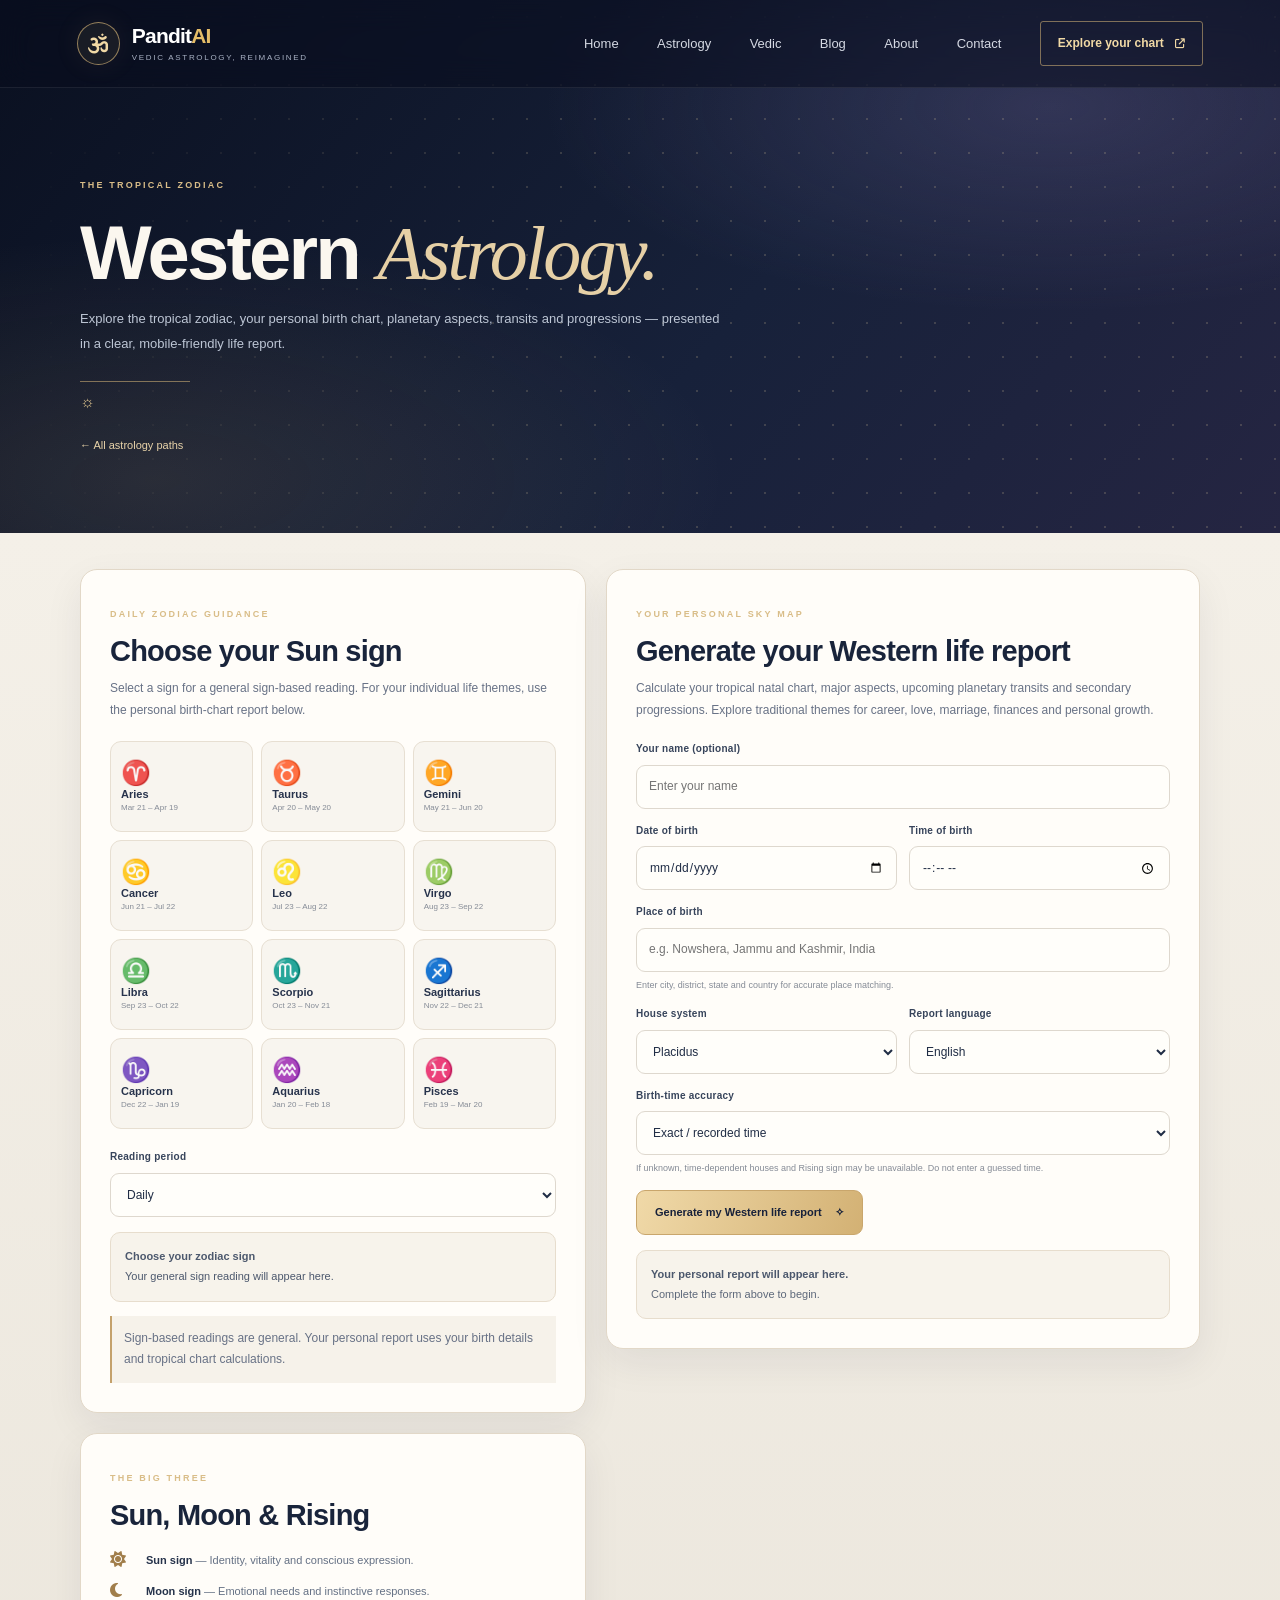
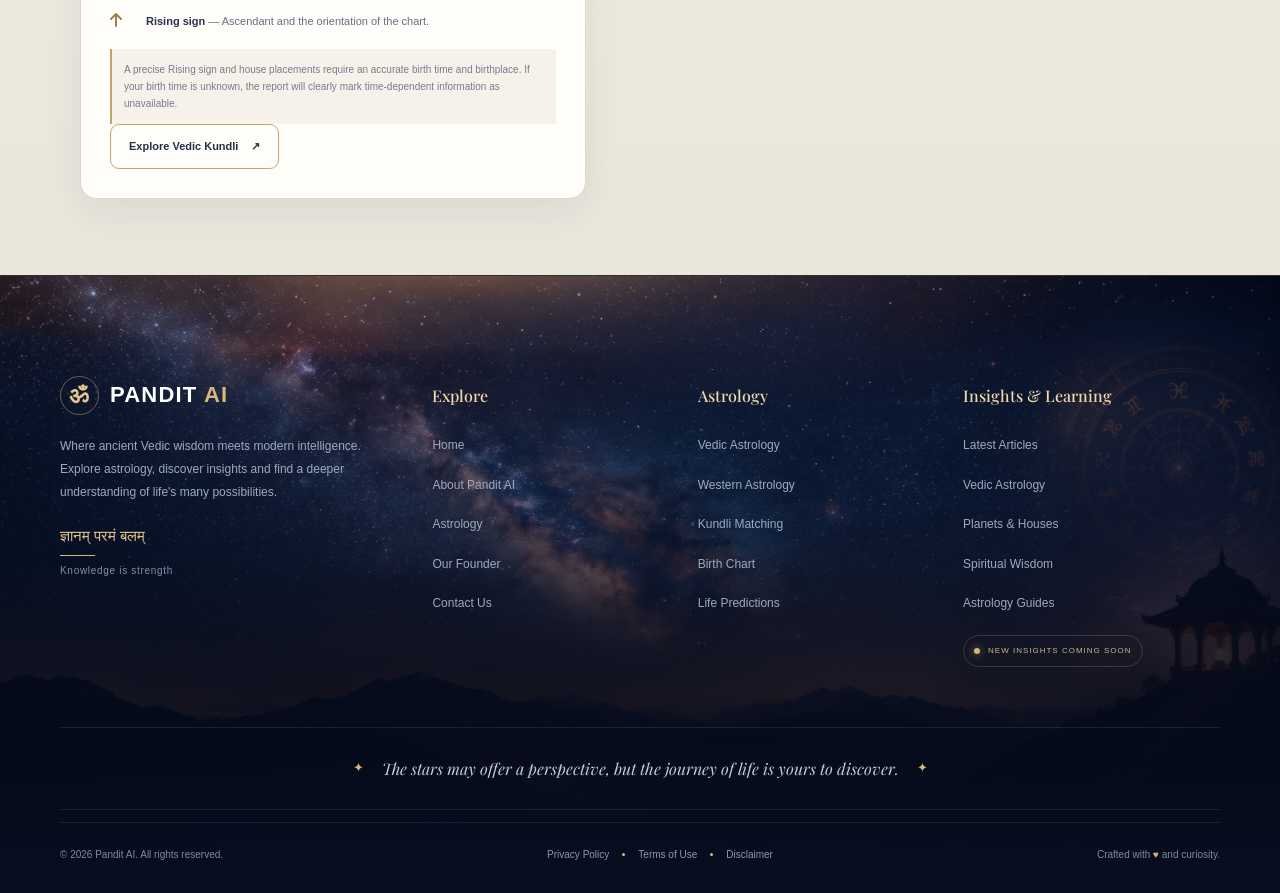
<file: western_astrology.html>
<!DOCTYPE html>

<html lang="en">
<head>
<meta charset="utf-8"/>
<meta content="width=device-width, initial-scale=1.0" name="viewport"/>
<meta content="Explore Western zodiac readings and your personal tropical birth-chart life themes." name="description"/>
<meta content="#100b18" name="theme-color"/>
<title>Western Astrology &amp; Personal Life Report | Pandit AI</title>
<link href="https://fonts.googleapis.com" rel="preconnect"/>
<link crossorigin="" href="https://fonts.gstatic.com" rel="preconnect"/>
<link href="https://fonts.googleapis.com/css2?family=Montserrat:wght@300;400;500;600;700&amp;family=Playfair+Display:ital,wght@0,400;0,500;0,600;1,400&amp;display=swap" rel="stylesheet"/>
<link href="https://cdnjs.cloudflare.com/ajax/libs/font-awesome/6.4.0/css/all.min.css" rel="stylesheet"/>


<link href="./index.css.css" rel="stylesheet"/>
<link href="./astro_styles.css" rel="stylesheet"/>
<link href="./western-interface.css" rel="stylesheet"/>

</head>
<body class="astro-page western-page">
<header class="site-header" id="top">
<a aria-label="Pandit AI home" class="brand" href="#top">
<span class="brand-mark"><i aria-hidden="true" class="fa-solid fa-om"></i></span>
<span class="brand-copy"><strong>Pandit<span>AI</span></strong><small>VEDIC ASTROLOGY, REIMAGINED</small></span>
</a>
<button aria-controls="primary-nav" aria-expanded="false" aria-label="Open navigation menu" class="menu-toggle" type="button">
<i aria-hidden="true" class="fa-solid fa-bars"></i>
</button>
<nav aria-label="Main navigation" class="nav-menu" id="primary-nav">
<a class="nav-link" href="./index.html">Home</a>
<a class="nav-link" href="./Astrology.html">Astrology</a>
<a class="nav-link" href="./vedic_astrology.html">Vedic</a>
<a class="nav-link" href="./blog.html">Blog</a>
<a class="nav-link" href="./index.html#about">About</a>
<a class="nav-link" href="./index.html#contact">Contact</a>
<a class="nav-cta" href="./Astrology.html">Explore your chart <i aria-hidden="true" class="fa-solid fa-arrow-up-right-from-square"></i></a>
</nav>
</header>
<main>
<section class="astro-hero">
<div class="astro-shell">
<span class="astro-eyebrow">The tropical zodiac</span>
<h1>Western <em>Astrology.</em></h1>
<p>Explore the tropical zodiac, your personal birth chart, planetary aspects, transits and progressions — presented in a clear, mobile-friendly life report.</p>
<div class="astro-divider"><span>☼</span></div>
<a class="astro-back" href="./Astrology.html">← All astrology paths</a>
</div>
</section>
<section class="astro-section">
<div class="astro-shell western-page-grid">
<section class="astro-panel">
<span class="astro-eyebrow">Daily zodiac guidance</span>
<h2>Choose your Sun sign</h2>
<p>Select a sign for a general sign-based reading. For your individual life themes, use the personal birth-chart report below.</p>
<div class="astro-sign-grid" id="westernSignGrid">
<button class="astro-sign" data-sign="aries" type="button"><span>♈</span><strong>Aries</strong><small>Mar 21 – Apr 19</small></button>
<button class="astro-sign" data-sign="taurus" type="button"><span>♉</span><strong>Taurus</strong><small>Apr 20 – May 20</small></button>
<button class="astro-sign" data-sign="gemini" type="button"><span>♊</span><strong>Gemini</strong><small>May 21 – Jun 20</small></button>
<button class="astro-sign" data-sign="cancer" type="button"><span>♋</span><strong>Cancer</strong><small>Jun 21 – Jul 22</small></button>
<button class="astro-sign" data-sign="leo" type="button"><span>♌</span><strong>Leo</strong><small>Jul 23 – Aug 22</small></button>
<button class="astro-sign" data-sign="virgo" type="button"><span>♍</span><strong>Virgo</strong><small>Aug 23 – Sep 22</small></button>
<button class="astro-sign" data-sign="libra" type="button"><span>♎</span><strong>Libra</strong><small>Sep 23 – Oct 22</small></button>
<button class="astro-sign" data-sign="scorpio" type="button"><span>♏</span><strong>Scorpio</strong><small>Oct 23 – Nov 21</small></button>
<button class="astro-sign" data-sign="sagittarius" type="button"><span>♐</span><strong>Sagittarius</strong><small>Nov 22 – Dec 21</small></button>
<button class="astro-sign" data-sign="capricorn" type="button"><span>♑</span><strong>Capricorn</strong><small>Dec 22 – Jan 19</small></button>
<button class="astro-sign" data-sign="aquarius" type="button"><span>♒</span><strong>Aquarius</strong><small>Jan 20 – Feb 18</small></button>
<button class="astro-sign" data-sign="pisces" type="button"><span>♓</span><strong>Pisces</strong><small>Feb 19 – Mar 20</small></button>
</div>
<div class="astro-field" style="margin-top:20px">
<label for="westernPeriod">Reading period</label>
<select id="westernPeriod">
<option value="daily">Daily</option>
<option value="weekly">Weekly</option>
<option value="monthly">Monthly</option>
</select>
</div>
<div aria-live="polite" class="astro-result" id="westernHoroscopeResult">
<strong>Choose your zodiac sign</strong><br/>Your general sign reading will appear here.
        </div>
<p class="astro-status">Sign-based readings are general. Your personal report uses your birth details and tropical chart calculations.</p>
</section>
<section class="astro-panel western-life-panel" id="westernLife">
<span class="astro-eyebrow">Your personal sky map</span>
<h2>Generate your Western life report</h2>
<p>Calculate your tropical natal chart, major aspects, upcoming planetary transits and secondary progressions. Explore traditional themes for career, love, marriage, finances and personal growth.</p>
<form class="astro-form" id="westernBirthForm">
<div class="astro-field">
<label for="westernBirthName">Your name (optional)</label>
<input id="westernBirthName" maxlength="80" name="name" placeholder="Enter your name" type="text"/>
</div>
<div class="western-form-row">
<div class="astro-field">
<label for="westernBirthDate">Date of birth</label>
<input id="westernBirthDate" name="date" required="" type="date"/>
</div>
<div class="astro-field">
<label for="westernBirthTime">Time of birth</label>
<input id="westernBirthTime" name="time" required="" type="time"/>
</div>
</div>
<div class="astro-field">
<label for="westernBirthPlace">Place of birth</label>
<input id="westernBirthPlace" maxlength="120" minlength="2" name="place" placeholder="e.g. Nowshera, Jammu and Kashmir, India" required="" type="text"/>
<small>Enter city, district, state and country for accurate place matching.</small>
</div>
<div class="western-form-row">
<div class="astro-field">
<label for="westernHouseSystem">House system</label>
<select id="westernHouseSystem" name="house_system">
<option value="placidus">Placidus</option>
<option value="whole_sign">Whole Sign</option>
<option value="equal">Equal</option>
<option value="porphyry">Porphyry</option>
</select>
</div>
<div class="astro-field">
<label for="westernLanguage">Report language</label>
<select id="westernLanguage" name="language">
<option value="en">English</option>
<option value="hi">Hindi</option>
</select>
</div>
</div>
<div class="astro-field">
<label for="westernTimeAccuracy">Birth-time accuracy</label>
<select id="westernTimeAccuracy" name="time_accuracy">
<option value="exact">Exact / recorded time</option>
<option value="approximate">Approximate time</option>
<option value="unknown">I don't know my birth time</option>
</select>
<small>If unknown, time-dependent houses and Rising sign may be unavailable. Do not enter a guessed time.</small>
</div>
<button class="astro-btn" type="submit">Generate my Western life report <span>✧</span></button>
</form>
<div aria-live="polite" class="astro-result western-life-result" id="westernChartResult">
<strong>Your personal report will appear here.</strong>
<p>Complete the form above to begin.</p>
</div>
</section>
<section class="astro-panel">
<span class="astro-eyebrow">The Big Three</span>
<h2>Sun, Moon &amp; Rising</h2>
<ul class="astro-feature-list">
<li><i class="fa-solid fa-sun"></i><span><strong>Sun sign</strong> — Identity, vitality and conscious expression.</span></li>
<li><i class="fa-solid fa-moon"></i><span><strong>Moon sign</strong> — Emotional needs and instinctive responses.</span></li>
<li><i class="fa-solid fa-arrow-up"></i><span><strong>Rising sign</strong> — Ascendant and the orientation of the chart.</span></li>
</ul>
<div class="astro-note">A precise Rising sign and house placements require an accurate birth time and birthplace. If your birth time is unknown, the report will clearly mark time-dependent information as unavailable.</div>
<a class="astro-btn astro-btn-outline" href="./vedic_astrology.html">Explore Vedic Kundli <span>↗</span></a>
</section>
</div>
</section>
</main>
<footer class="premium-footer" id="footer">
  <div class="footer-container">
    <div class="footer-top">
      <div class="footer-brand">
        <a class="footer-logo" href="#home">
          <span class="footer-logo-symbol">ॐ</span>
          <span>PANDIT <em>AI</em></span>
        </a>
        <p class="footer-brand-description">
          Where ancient Vedic wisdom meets modern intelligence.
          Explore astrology, discover insights and find a deeper
          understanding of life's many possibilities.
        </p>
        <div class="footer-brand-note">
          <span>ज्ञानम् परमं बलम्</span>
          <span class="footer-note-line"></span>
          <span>Knowledge is strength</span>
        </div>
      </div>

      <div class="footer-column">
        <h3>Explore</h3>
        <ul>
          <li><a href="./index.html">Home</a></li>
          <li><a href="./index.html#about">About Pandit AI</a></li>
          <li><a href="./astrology.html">Astrology</a></li>
          <li><a href="./index.html#founder">Our Founder</a></li>
          <li><a href="./index.html#contact">Contact Us</a></li>
        </ul>
      </div>

      <div class="footer-column">
        <h3>Astrology</h3>
        <ul>
          <li><a href="./vedic_astrology.html">Vedic Astrology</a></li>
          <li><a href="./western_astrology.html">Western Astrology</a></li>
          <li><a href="./Astrology.html">Kundli Matching</a></li>
          <li><a href="#birth-chart">Birth Chart</a></li>
          <li><a href="#predictions">Life Predictions</a></li>
        </ul>
      </div>

      <div class="footer-column footer-insights">
        <h3>Insights &amp; Learning</h3>
        <ul>
          <li><a href="./blog.html">Latest Articles</a></li>
          <li><a href="./vedic_astrology.html">Vedic Astrology</a></li>
          <li><a href="./vedic_astrology.html">Planets &amp; Houses</a></li>
          <li><a href="./vedic_astrology.html">Spiritual Wisdom</a></li>
          <li><a href="./Astrology.html">Astrology Guides</a></li>
        </ul>
        <span class="footer-coming-soon">
          <span></span>
          NEW INSIGHTS COMING SOON
        </span>
      </div>
    </div>

    <div class="footer-quote">
      <span class="footer-quote-symbol">✦</span>
      <p>
        The stars may offer a perspective,
        but the journey of life is yours to discover.
      </p>
      <span class="footer-quote-symbol">✦</span>
    </div>

    <div class="footer-bottom">
      <div class="footer-copyright">
        © <span id="footer-year">2026</span> Pandit AI.
        All rights reserved.
      </div>
      <div class="footer-legal-links">
        <a href="#privacy">Privacy Policy</a>
        <span></span>
        <a href="#terms">Terms of Use</a>
        <span></span>
        <a href="#disclaimer">Disclaimer</a>
      </div>
      <div class="footer-made">
        Crafted with <span>♥</span> and curiosity.
      </div>
    </div>
  </div>
</footer>


</body>

<script defer="True" src="./index.js"></script>
<script defer="True" src="./western_astro.js"></script>
</html>
</file>
<file: index.css.css>
:root{--night:#080d1d;--night-2:#0d1630;--panel:#111d39;--gold:#d8b779;--gold-light:#f1d9a5;--text:#f5f3ef;--muted:#a9b2c5;--line:rgba(216,183,121,.2);--sans:'DM Sans',sans-serif;--display:'Playfair Display',serif;--head:'Manrope',sans-serif}*{box-sizing:border-box;margin:0;padding:0}html{scroll-behavior:smooth;scroll-padding-top:90px}body{background:var(--night);color:var(--text);font-family:var(--sans);line-height:1.65;overflow-x:hidden}a{color:inherit;text-decoration:none}.site-shell{overflow:hidden}.site-header{height:88px;padding:0 clamp(22px,6vw,92px);display:flex;align-items:center;justify-content:space-between;position:absolute;z-index:20;top:0;left:0;width:100%;border-bottom:1px solid rgba(255,255,255,.08);background:rgba(8,13,29,.52);backdrop-filter:blur(16px)}.brand{display:flex;align-items:center;gap:12px}.brand-mark{height:43px;width:43px;border:1px solid rgba(216,183,121,.65);border-radius:50%;display:grid;place-items:center;color:var(--gold-light);font-size:20px;background:rgba(216,183,121,.08);box-shadow:0 0 28px rgba(216,183,121,.08)}.brand-copy{display:flex;flex-direction:column;line-height:1.1}.brand-copy strong{font:800 21px var(--head);letter-spacing:-.8px}.brand-copy strong span{color:var(--gold)}.brand-copy small{font-size:8px;letter-spacing:1.7px;color:#aab3c5;margin-top:6px}.nav-menu{display:flex;align-items:center;gap:clamp(22px,3vw,43px)}.nav-link{font-size:13px;color:#d5d9e3;transition:color .2s}.nav-link:hover,.nav-link:focus-visible{color:var(--gold-light)}.nav-cta{font-size:12px;font-weight:700;padding:12px 17px;border:1px solid rgba(216,183,121,.55);border-radius:3px;color:var(--gold-light);transition:.25s}.nav-cta:hover{background:var(--gold);color:var(--night)}.nav-cta i{margin-left:8px;font-size:10px}.menu-toggle{display:none}.hero{min-height:760px;min-height:min(850px,100svh);position:relative;display:flex;align-items:center;padding:145px clamp(24px,10vw,150px) 115px;background:radial-gradient(ellipse at 76% 48%,#1c2850 0%,#101a36 30%,#080d1d 69%);isolation:isolate}.hero:after{content:"";position:absolute;inset:0;z-index:-1;opacity:.25;background-image:linear-gradient(rgba(255,255,255,.025) 1px,transparent 1px),linear-gradient(90deg,rgba(255,255,255,.025) 1px,transparent 1px);background-size:68px 68px;mask-image:linear-gradient(90deg,transparent,#000 50%,#000)}.hero-stars{position:absolute;inset:0;z-index:-1;opacity:.45;background-image:radial-gradient(1px 1px at 15% 25%,#fff,transparent),radial-gradient(1px 1px at 38% 68%,#fff,transparent),radial-gradient(2px 2px at 68% 18%,#e8d5a7,transparent),radial-gradient(1px 1px at 86% 78%,#fff,transparent),radial-gradient(1px 1px at 54% 42%,#fff,transparent),radial-gradient(2px 2px at 92% 34%,#e8d5a7,transparent);background-size:390px 310px}.hero-glow{position:absolute;z-index:-1;border-radius:50%;filter:blur(2px);pointer-events:none}.hero-glow-one{width:520px;height:520px;right:9%;top:18%;background:radial-gradient(circle,rgba(93,112,173,.2),transparent 68%)}.hero-glow-two{width:300px;height:300px;left:-160px;bottom:-150px;background:rgba(105,71,131,.13);filter:blur(70px)}.hero-content{max-width:650px;position:relative;z-index:2}.eyebrow,.section-kicker{font-size:10px;letter-spacing:2.4px;font-weight:700;color:var(--gold);display:flex;align-items:center;gap:12px}.eyebrow-line{width:35px;height:1px;background:var(--gold)}h1,h2,h3{font-family:var(--head)}.hero h1{font-size:clamp(48px,6.5vw,82px);letter-spacing:-4.8px;line-height:1.07;font-weight:600;margin:28px 0 25px}.hero h1 em,h2 em{font-family:var(--display);font-weight:500;color:var(--gold-light);letter-spacing:-2px}.hero-lead{max-width:570px;color:#b9c2d4;font-size:16px;line-height:1.9}.hero-actions{display:flex;align-items:center;gap:30px;margin-top:35px}.button{display:inline-flex;align-items:center;justify-content:center;gap:16px;padding:15px 22px;font-size:12px;font-weight:700;letter-spacing:.2px;transition:transform .2s,background .2s,border-color .2s}.button:hover{transform:translateY(-3px)}.button-primary{background:var(--gold);color:#171626;border:1px solid var(--gold)}.button-primary:hover{background:var(--gold-light)}.button i{font-size:11px}.text-link{font-size:12px;color:#d4d9e5;display:inline-flex;align-items:center;gap:11px}.text-link i{color:var(--gold)}.text-link:hover{color:var(--gold-light)}.hero-trust{display:flex;align-items:center;gap:13px;margin-top:57px}.trust-icon{height:34px;width:34px;border:1px solid var(--line);border-radius:50%;display:grid;place-items:center;color:var(--gold);font-size:13px}.hero-trust strong,.hero-trust small{display:block}.hero-trust strong{font-size:11px;font-weight:600}.hero-trust small{font-size:10px;color:#929db2;margin-top:2px}.cosmic-visual{position:absolute;width:min(43vw,570px);aspect-ratio:1;right:6%;top:50%;transform:translateY(-48%);display:grid;place-items:center}.orbit{position:absolute;border:1px solid rgba(216,183,121,.22);border-radius:50%;inset:5%;animation:rotate 75s linear infinite}.orbit-middle{inset:17%;border-style:dashed;border-color:rgba(170,187,222,.22);animation-direction:reverse;animation-duration:95s}.orbit-inner{inset:30%;border-color:rgba(216,183,121,.38);box-shadow:0 0 45px rgba(216,183,121,.07),inset 0 0 45px rgba(216,183,121,.06)}.orbit:before,.orbit:after{content:"";position:absolute;inset:50% auto auto 0;width:7px;height:7px;background:var(--gold-light);border-radius:50%;box-shadow:0 0 16px var(--gold)}.orbit:after{left:auto;right:12%;top:18%;width:4px;height:4px}.orbit-dot{position:absolute;width:8px;height:8px;border-radius:50%;background:var(--gold-light);box-shadow:0 0 18px var(--gold)}.dot-one{top:15%;left:28%}.dot-two{right:13%;bottom:26%;width:5px;height:5px}.dot-three{left:17%;bottom:35%;width:4px;height:4px}.cosmic-core{height:38%;width:38%;border-radius:50%;border:1px solid rgba(216,183,121,.55);display:flex;flex-direction:column;align-items:center;justify-content:center;background:radial-gradient(circle,#26345b 0%,#121b36 65%,#0c1328 100%);box-shadow:0 0 70px rgba(98,116,175,.25),inset 0 0 40px rgba(216,183,121,.09)}.core-sun{font-size:27px;color:var(--gold);line-height:1}.core-om{font:42px var(--display);color:#f1d9a5;margin:5px 0}.cosmic-core small{font-size:7px;letter-spacing:2px;color:#aeb8ce}.zodiac{position:absolute;color:rgba(238,218,176,.68);font-size:25px}.zodiac-one{top:8%;left:50%}.zodiac-two{right:4%;top:48%}.zodiac-three{bottom:8%;left:49%}.zodiac-four{left:3%;top:47%}.visual-caption{position:absolute;bottom:0;display:flex;align-items:center;gap:9px;color:#98a4bc;font-size:8px;letter-spacing:1.6px}.caption-pulse{height:6px;width:6px;background:#cbb27f;border-radius:50%;box-shadow:0 0 12px #cbb27f}.scroll-cue{position:absolute;bottom:30px;left:clamp(24px,10vw,150px);font-size:8px;letter-spacing:2px;color:#8d98ad;display:flex;align-items:center;gap:12px}.scroll-cue span{height:1px;width:30px;background:var(--gold)}@keyframes rotate{to{transform:rotate(360deg)}}.intro-strip{min-height:86px;display:flex;align-items:center;justify-content:center;gap:clamp(25px,7vw,100px);padding:20px;background:#0b1328;border-top:1px solid rgba(255,255,255,.05);border-bottom:1px solid rgba(255,255,255,.05);color:#c4cada;font-size:11px}.strip-symbol{color:var(--gold);margin-right:8px}.section{padding:120px clamp(22px,8vw,120px)}.services-section{background:#f4f1eb;color:#171d2b}.section-heading{max-width:700px}.centered{text-align:center;margin:0 auto}.centered .section-kicker{justify-content:center;color:#92713c}.section-heading h2,.how-copy h2,.about-content h2,.final-cta h2{font-size:clamp(37px,4.5vw,57px);line-height:1.15;letter-spacing:-2.5px;font-weight:600;margin:17px 0}.section-heading h2 em{color:#9b7947}.section-heading>p{color:#737b89;font-size:14px;line-height:1.85;max-width:620px;margin:0 auto}.service-grid{display:grid;grid-template-columns:repeat(3,1fr);gap:15px;max-width:1180px;margin:60px auto 0}.service-card{min-height:300px;padding:30px 27px 25px;background:#fff;border:1px solid #e7e3dc;display:flex;flex-direction:column;align-items:flex-start;transition:transform .25s,box-shadow .25s,border-color .25s}.service-card:hover{transform:translateY(-6px);box-shadow:0 18px 40px rgba(27,35,53,.09);border-color:#d1b47e}.service-featured{background:#17223e;color:#f6f2e9;border-color:#17223e}.service-icon{height:43px;width:43px;border:1px solid rgba(184,147,86,.45);border-radius:50%;display:grid;place-items:center;color:#a8864f;font-size:16px;margin-bottom:22px}.service-featured .service-icon{color:var(--gold-light)}.service-number{font-size:8px;letter-spacing:1.8px;color:#a18453;font-weight:700}.service-card h3{font-size:19px;letter-spacing:-.5px;margin:9px 0}.service-card p{font-size:12px;line-height:1.8;color:#777e8a}.service-featured p{color:#b9c2d4}.card-link{font-size:10px;font-weight:700;color:#9a7947;margin-top:auto;padding-top:20px}.service-featured .card-link{color:var(--gold-light)}.card-link i{margin-left:7px;font-size:9px}.how-section{padding:120px clamp(22px,10vw,150px);display:grid;grid-template-columns:1fr 1fr;gap:10%;align-items:center;position:relative;background:radial-gradient(ellipse at 0 100%,rgba(56,73,121,.22),transparent 48%),#0d1630}.how-decoration{position:absolute;right:7%;top:8%;font:260px var(--display);color:rgba(216,183,121,.035);pointer-events:none}.how-copy{max-width:520px;position:relative}.how-copy h2{font-size:clamp(38px,4.2vw,55px)}.how-copy h2 em{color:var(--gold-light)}.how-copy>p{font-size:13px;color:#aab4c8;line-height:2;margin:22px 0 30px}.button-outline{border:1px solid rgba(216,183,121,.55);color:var(--gold-light)}.button-outline:hover{background:rgba(216,183,121,.1)}.steps-list{position:relative;z-index:1}.step-item{display:grid;grid-template-columns:42px 1fr 34px;gap:17px;align-items:start;padding:27px 0;border-bottom:1px solid rgba(255,255,255,.1)}.step-count{font:italic 18px var(--display);color:var(--gold)}.step-item h3{font-size:15px;margin:0 0 7px}.step-item p{font-size:11px;color:#9ba7bd;line-height:1.8;max-width:370px}.step-item>i{color:#8e9ab2;font-size:18px;text-align:right;padding-top:4px}.principles-section{background:#f4f1eb;color:#172034;padding:110px 24px 120px}.principle-grid{max-width:1050px;margin:55px auto 0;display:grid;grid-template-columns:repeat(3,1fr);gap:45px}.principle-grid article{position:relative;padding-top:25px;border-top:1px solid #d9d2c7}.principle-grid article>span{position:absolute;right:0;top:22px;color:#a38a60;font:italic 13px var(--display)}.principle-grid article>i{font-size:19px;color:#9b7947}.principle-grid h3{font-size:18px;margin:15px 0 8px}.principle-grid p{font-size:12px;color:#737b89;line-height:1.9;max-width:270px}.about-section{padding:115px clamp(22px,12vw,175px);display:grid;grid-template-columns:100px minmax(0,650px) 1fr;gap:35px;align-items:center;background:linear-gradient(115deg,#121c37,#0b1227 70%);position:relative}.about-mark{font:70px var(--display);color:var(--gold);align-self:start;opacity:.75}.about-content h2{font-size:clamp(38px,4.2vw,55px)}.about-content h2 em{color:var(--gold-light)}.about-content p{font-size:13px;color:#aab4c8;line-height:2;margin:17px 0;max-width:650px}.light-link{color:#e1e5ec;margin-top:13px}.about-side-note{justify-self:end;border-left:1px solid rgba(216,183,121,.35);padding:18px 0 18px 24px;color:var(--gold)}.about-side-note span{font:38px var(--display)}.about-side-note small{display:block;font-size:8px;letter-spacing:1.8px;line-height:1.8;color:#9ca8bd;margin-top:8px}.final-cta{position:relative;text-align:center;padding:115px 24px 105px;background:radial-gradient(ellipse at 50% 110%,rgba(107,82,134,.3),transparent 60%),#080d1d;overflow:hidden}.final-cta .section-kicker{justify-content:center}.final-cta h2{font-size:clamp(43px,5vw,65px);margin:20px 0 12px}.final-cta h2 em{color:var(--gold-light)}.final-cta>p{font-size:13px;color:#aab4c8;margin-bottom:27px}.cta-orb{position:absolute;width:500px;height:500px;border:1px solid rgba(216,183,121,.09);border-radius:50%;left:50%;top:50%;transform:translate(-50%,-40%);box-shadow:0 0 0 55px rgba(216,183,121,.018),0 0 0 110px rgba(216,183,121,.012);pointer-events:none}.final-cta>*:not(.cta-orb){position:relative}.cta-contact{margin-top:28px;font-size:11px;color:#8f9bb1}.cta-contact a{color:var(--gold-light);text-decoration:underline;text-underline-offset:3px;margin-left:5px}.site-footer{padding:42px clamp(22px,7vw,100px) 22px;background:#060a16;border-top:1px solid rgba(255,255,255,.08);display:grid;grid-template-columns:1fr auto;gap:25px;align-items:center}.footer-brand .brand-mark{height:38px;width:38px}.footer-brand .brand-copy strong{font-size:18px}.site-footer>p{grid-column:1;grid-row:2;color:#818da4;font-size:11px;margin-top:-17px}.site-footer>nav{grid-column:2;grid-row:1;display:flex;gap:25px}.site-footer>nav a,.footer-bottom{font-size:10px;color:#9ca7bb}.site-footer>nav a:hover,.footer-bottom a{color:var(--gold-light)}.footer-bottom{grid-column:1/-1;display:flex;justify-content:space-between;gap:20px;padding-top:22px;margin-top:12px;border-top:1px solid rgba(255,255,255,.08);font-size:9px}.footer-bottom a{white-space:nowrap}@media(max-width:1050px){.hero{padding-left:7vw;padding-right:5vw}.cosmic-visual{right:1%;width:44vw;opacity:.82}.hero-content{max-width:55%}.service-grid{grid-template-columns:repeat(2,1fr)}.about-section{grid-template-columns:65px 1fr}.about-side-note{display:none}}@media(max-width:760px){.site-header{height:74px;padding:0 20px}.brand-mark{width:39px;height:39px}.brand-copy strong{font-size:19px}.menu-toggle{display:grid;place-items:center;width:42px;height:42px;border:1px solid rgba(216,183,121,.4);background:transparent;color:var(--gold-light);font-size:17px;border-radius:3px;cursor:pointer}.nav-menu{display:none;position:absolute;top:73px;left:0;right:0;padding:18px 22px 23px;background:rgba(8,13,29,.98);border-bottom:1px solid var(--line);align-items:stretch;gap:0;flex-direction:column}.nav-menu.is-open{display:flex}.nav-link{padding:13px 2px;border-bottom:1px solid rgba(255,255,255,.07)}.nav-cta{margin-top:16px;text-align:center}.hero{min-height:820px;padding:125px 25px 95px;align-items:flex-start;background:radial-gradient(ellipse at 70% 70%,#1b2850 0%,#101a36 30%,#080d1d 75%)}.hero-content{max-width:100%}.hero h1{font-size:clamp(47px,11vw,66px);letter-spacing:-3.5px;margin:23px 0 18px}.hero-lead{font-size:14px;max-width:530px}.hero-actions{align-items:flex-start;flex-direction:column;gap:20px;margin-top:27px}.hero-trust{margin-top:28px}.cosmic-visual{width:min(77vw,390px);right:50%;top:auto;bottom:18px;transform:translateX(50%);opacity:.55}.cosmic-core{width:37%;height:37%}.core-om{font-size:31px}.core-sun{font-size:19px}.visual-caption{font-size:6px;white-space:nowrap}.zodiac{font-size:18px}.scroll-cue{display:none}.intro-strip{align-items:flex-start;flex-direction:column;gap:12px;padding:23px 27px;font-size:10px}.section{padding:82px 22px}.section-heading h2,.how-copy h2,.about-content h2{font-size:40px}.section-heading>p{font-size:12px}.service-grid{grid-template-columns:1fr;gap:12px;margin-top:38px}.service-card{min-height:250px;padding:25px}.how-section{grid-template-columns:1fr;gap:38px;padding:82px 24px}.how-decoration{font-size:170px;right:0}.how-copy>p{font-size:12px}.step-item{grid-template-columns:32px 1fr 25px;gap:12px;padding:21px 0}.step-item p{font-size:10px}.principles-section{padding:80px 25px}.principle-grid{grid-template-columns:1fr;gap:27px;margin-top:40px}.principle-grid article{padding-top:20px}.principle-grid p{max-width:100%}.about-section{grid-template-columns:1fr;padding:80px 25px;gap:15px}.about-mark{font-size:46px}.about-content p{font-size:12px}.final-cta{padding:85px 24px}.final-cta h2{font-size:48px}.site-footer{grid-template-columns:1fr;gap:18px;padding:35px 24px 20px}.site-footer>p{grid-column:1;grid-row:auto;margin-top:-12px}.site-footer>nav{grid-column:1;grid-row:auto;flex-wrap:wrap;gap:17px}.footer-bottom{grid-column:1;flex-direction:column;gap:8px}.cta-orb{width:300px;height:300px}}@media(max-width:390px){.hero h1{font-size:44px}.eyebrow,.section-kicker{font-size:8px;letter-spacing:1.7px}.button{padding:14px 16px}.hero{min-height:850px}.cosmic-visual{width:82vw}.final-cta h2{font-size:42px}}@media(prefers-reduced-motion:reduce){*,*::before,*::after{scroll-behavior:auto!important;animation-duration:.01ms!important;animation-iteration-count:1!important;transition-duration:.01ms!important}}

/* ======================================================
   MOBILE HERO — full-bleed, image-inspired composition
   Desktop styles above remain unchanged.
   ====================================================== */
@media (max-width: 760px) {
  html, body { width: 100%; max-width: 100%; }
  .site-shell { width: 100%; overflow-x: clip; }

  /* Header: brand + inline chart CTA + menu button */
  .site-header {
    height: 76px;
    padding: 0 15px 0 17px;
    display: grid;
    grid-template-columns: minmax(0, 1fr) auto auto;
    gap: 10px;
    align-items: center;
    background: rgba(8, 13, 29, .92);
    border-bottom: 1px solid rgba(216,183,121,.16);
    backdrop-filter: blur(18px);
  }
  .brand { gap: 9px; min-width: 0; }
  .brand-mark { width: 37px; height: 37px; font-size: 17px; flex: 0 0 37px; }
  .brand-copy strong { font-size: 18px; letter-spacing: -.6px; }
  .brand-copy small { font-size: 6px; letter-spacing: 1.05px; margin-top: 4px; }
  .menu-toggle {
    display: grid;
    grid-column: 3;
    grid-row: 1;
    place-items: center;
    width: 38px;
    height: 42px;
    border: 0;
    border-radius: 50%;
    background: transparent;
    color: var(--gold-light);
    font-size: 20px;
    cursor: pointer;
    z-index: 32;
  }
  .nav-menu {
    display: contents;
  }
  .nav-menu .nav-link { display: none; }
  .nav-menu .nav-cta {
    display: inline-flex;
    grid-column: 2;
    grid-row: 1;
    align-items: center;
    justify-content: center;
    white-space: nowrap;
    margin: 0;
    padding: 10px 11px;
    border-radius: 8px;
    border-color: rgba(216,183,121,.7);
    font-size: 10px;
    line-height: 1.2;
  }
  .nav-menu.is-open {
    display: flex;
    position: absolute;
    top: 75px;
    left: 0;
    right: 0;
    z-index: 31;
    padding: 12px 20px 18px;
    flex-direction: column;
    align-items: stretch;
    gap: 0;
    background: rgba(8,13,29,.985);
    border-bottom: 1px solid var(--line);
    box-shadow: 0 20px 40px rgba(0,0,0,.35);
  }
  .nav-menu.is-open .nav-link {
    display: flex;
    min-height: 46px;
    align-items: center;
    padding: 10px 2px;
    border-bottom: 1px solid rgba(255,255,255,.08);
    font-size: 14px;
  }
  .nav-menu.is-open .nav-cta {
    display: flex;
    margin-top: 12px;
    min-height: 44px;
    font-size: 12px;
  }

  /* Grid reorders the existing elements without changing the HTML.
     Exact mobile sequence: eyebrow → title → cosmic art → paragraph → CTAs. */
  .hero {
    width: 100%;
    min-height: 100svh;
    height: auto;
    padding: 105px 18px 28px;
    display: grid;
    grid-template-columns: minmax(0, 1fr);
    grid-template-rows: auto auto auto auto auto;
    align-content: start;
    justify-items: center;
    gap: 0;
    background:
      radial-gradient(ellipse at 50% 54%, rgba(47,75,143,.42) 0%, rgba(18,31,65,.34) 34%, transparent 68%),
      radial-gradient(ellipse at 85% 82%, rgba(100,61,130,.22), transparent 42%),
      linear-gradient(180deg, #080d1d 0%, #101a36 54%, #0b1228 100%);
  }
  .hero:after {
    opacity: .16;
    background-size: 46px 46px;
    mask-image: linear-gradient(180deg, #000, transparent 96%);
  }
  .hero-stars { opacity: .62; background-size: 310px 260px; }
  .hero-glow-one { width: 280px; height: 280px; right: -130px; top: 36%; }
  .hero-glow-two { width: 220px; height: 220px; left: -130px; bottom: 6%; }
  .hero-content { display: contents; }
  .eyebrow {
    grid-row: 1;
    justify-content: center;
    text-align: center;
    width: 100%;
    font-size: 9px;
    letter-spacing: 1.35px;
    line-height: 1.5;
    gap: 0;
    margin: 8px 0 17px;
  }
  .eyebrow-line { display: none; }
  .hero h1 {
    grid-row: 2;
    width: 100%;
    max-width: 620px;
    margin: 0;
    text-align: center;
    font-size: clamp(38px, 10.3vw, 51px);
    line-height: 1.12;
    letter-spacing: -2.1px;
    font-weight: 600;
  }
  .hero h1 em { white-space: nowrap; letter-spacing: -1.5px; }
  .cosmic-visual {
    grid-row: 3;
    position: relative;
    top: auto;
    right: auto;
    bottom: auto;
    transform: none;
    width: min(88vw, 390px);
    max-width: 390px;
    aspect-ratio: 1;
    margin: 10px auto 9px;
    opacity: 1;
    z-index: 1;
  }
  .orbit { border-color: rgba(216,183,121,.45); }
  .orbit-middle { border-color: rgba(115,164,255,.42); }
  .orbit-inner { border-color: rgba(216,183,121,.62); }
  .cosmic-core {
    width: 39%; height: 39%;
    background: radial-gradient(circle, #25365e 0%, #121b36 68%, #0c1328 100%);
    box-shadow: 0 0 55px rgba(78,139,232,.3), inset 0 0 35px rgba(216,183,121,.12);
  }
  .core-sun { font-size: 23px; }
  .core-om { font-size: clamp(36px, 10vw, 47px); margin: 2px 0; }
  .cosmic-core small { font-size: 6px; letter-spacing: 1.3px; }
  .zodiac { font-size: 20px; color: #d8c7ff; text-shadow: 0 0 12px rgba(163,115,255,.65); }
  .visual-caption { bottom: 1%; font-size: 6px; letter-spacing: 1px; white-space: nowrap; }
  .hero-lead {
    grid-row: 4;
    width: 100%;
    max-width: 540px;
    margin: 4px auto 0;
    text-align: center;
    font-size: 14px;
    line-height: 1.7;
    color: #c1c8d7;
  }
  .hero-actions {
    grid-row: 5;
    width: 100%;
    max-width: 390px;
    margin: 21px auto 0;
    display: flex;
    flex-direction: column;
    align-items: stretch;
    justify-content: center;
    gap: 10px;
  }
  .hero-actions .button-primary {
    width: 100%;
    min-height: 54px;
    padding: 14px 20px;
    border-radius: 999px;
    border: 1px solid #f0d18c;
    background: linear-gradient(110deg, #c99e53, #f1d89e 48%, #c99e53);
    box-shadow: 0 0 25px rgba(220,181,105,.24), inset 0 1px rgba(255,255,255,.5);
    color: #15192a;
    font-size: 15px;
    letter-spacing: 0;
  }
  .hero-actions .button-primary i { font-size: 15px; }
  .hero-actions .text-link {
    min-height: 39px;
    justify-content: center;
    color: var(--gold-light);
    font-size: 13px;
  }
  .hero-trust, .scroll-cue { display: none; }
}

@media (max-width: 390px) {
  .site-header { padding-left: 12px; padding-right: 10px; gap: 6px; }
  .brand { gap: 7px; }
  .brand-mark { width: 34px; height: 34px; flex-basis: 34px; }
  .brand-copy strong { font-size: 17px; }
  .brand-copy small { font-size: 5.5px; letter-spacing: .8px; }
  .nav-menu .nav-cta { padding: 9px 8px; font-size: 9px; }
  .menu-toggle { width: 32px; }
  .hero { padding-left: 15px; padding-right: 15px; padding-top: 100px; }
  .hero h1 { font-size: clamp(35px, 9.8vw, 40px); letter-spacing: -1.8px; }
  .hero h1 em { white-space: normal; }
  .cosmic-visual { width: min(91vw, 350px); margin-top: 9px; }
  .hero-lead { font-size: 13px; }
}



/* =========================================
   MOBILE FIX — GYANAM SECTION
========================================= */

@media (max-width: 760px) {
  .about-section .about-side-note {
    display: block !important;
    justify-self: start;
    align-self: start;
    width: fit-content;
    margin-top: 10px;
    padding: 14px 0 14px 20px;
    border-left: 1px solid rgba(216, 183, 121, .5);
  }

  .about-section .about-side-note span {
    display: block;
    font-size: 36px;
    color: var(--gold);
  }

  .about-section .about-side-note small {
    display: block;
    font-size: 9px;
    line-height: 1.8;
    letter-spacing: 1.5px;
    color: #9ca8bd;
    margin-top: 6px;
  }
}

/* =========================================
   PANDIT AI — VEDIC / WESTERN CHOICE SECTION
========================================= */

.pai-astro-choice {
  --pai-astro-gold: #d5b477;
  --pai-astro-gold-light: #f0d9a8;
  --pai-astro-text: #f7f1e8;
  --pai-astro-muted: rgba(247, 241, 232, .68);

  position: relative;
  isolation: isolate;
  padding: 95px 0;
  color: var(--pai-astro-text);
}

.pai-astro-container {
  width: min(1180px, calc(100% - 48px));
  margin: 0 auto;
}

/* Heading */

.pai-astro-heading {
  max-width: 680px;
  margin: 0 auto 42px;
  text-align: center;
}

.pai-astro-eyebrow {
  color: var(--pai-astro-gold);
  font-size: 10px;
  font-weight: 700;
  letter-spacing: 3px;
}

.pai-astro-heading h2 {
  margin: 15px 0;
  font-family: "Playfair Display", Georgia, serif;
  font-size: clamp(32px, 4.5vw, 51px);
  font-weight: 500;
  line-height: 1.15;
}

.pai-astro-heading h2 em {
  color: var(--pai-astro-gold);
  font-weight: 400;
}

.pai-astro-heading p {
  max-width: 550px;
  margin: 0 auto;
  color: var(--pai-astro-muted);
  font-size: 13px;
  line-height: 1.9;
}

/* Desktop layout */

.pai-astro-layout {
  display: grid;
  grid-template-columns: minmax(0, .88fr) minmax(0, 1.12fr);
  gap: 24px;
  align-items: center;
}

/* Left cards */

.pai-astro-options {
  display: grid;
  grid-template-rows: repeat(2, minmax(0, 1fr));
  gap: 18px;
  min-width: 0;
}

.pai-astro-card {
  position: relative;
  display: flex;
  flex-direction: column;
  justify-content: space-between;
  min-width: 0;
  min-height: 245px;
  padding: 25px 27px;
  overflow: hidden;

  color: var(--pai-astro-text);
  text-decoration: none;

  border: 1px solid rgba(213, 180, 119, .23);
  border-radius: 20px;

  background:
    radial-gradient(
      circle at 90% 10%,
      rgba(213, 180, 119, .13),
      transparent 38%
    ),
    linear-gradient(145deg, #241b2e, #17111f);

  transition:
    transform .3s ease,
    border-color .3s ease,
    box-shadow .3s ease;
}

.pai-astro-card:hover {
  transform: translateY(-5px);
  border-color: rgba(213, 180, 119, .75);
  box-shadow: 0 18px 45px rgba(0, 0, 0, .2);
}

.pai-astro-card:focus-visible {
  outline: 2px solid var(--pai-astro-gold-light);
  outline-offset: 4px;
}

/* Card top */

.pai-astro-card-top {
  display: flex;
  align-items: center;
  justify-content: space-between;
}

.pai-astro-number {
  color: var(--pai-astro-gold);
  font-size: 10px;
  letter-spacing: 2px;
  font-weight: 700;
}

.pai-astro-symbol {
  color: rgba(213, 180, 119, .8);
  font-family: Georgia, serif;
  font-size: 36px;
}

/* Card content */

.pai-astro-label {
  color: var(--pai-astro-gold);
  font-size: 9px;
  font-weight: 700;
  letter-spacing: 2px;
}

.pai-astro-card-content h3 {
  margin: 9px 0;
  font-family: "Playfair Display", Georgia, serif;
  font-size: clamp(24px, 2.5vw, 32px);
  font-weight: 500;
}

.pai-astro-card-content p {
  max-width: 440px;
  margin: 0;
  color: var(--pai-astro-muted);
  font-size: 11px;
  line-height: 1.85;
}

/* Card bottom */

.pai-astro-card-bottom {
  display: flex;
  justify-content: space-between;
  align-items: center;
  gap: 12px;
  margin-top: 20px;
  padding-top: 14px;
  border-top: 1px solid rgba(213, 180, 119, .18);

  color: var(--pai-astro-gold-light);
  font-size: 10px;
  font-weight: 700;
  letter-spacing: 1px;
  text-transform: uppercase;
}

.pai-astro-arrow {
  font-size: 19px;
  transition: transform .25s ease;
}

.pai-astro-card:hover .pai-astro-arrow {
  transform: translate(4px, -3px);
}

/* =========================================
   PLAIN STANDALONE IMAGE
   NO BORDER / NO BACKGROUND / NO EFFECTS
========================================= */

.pai-astro-image {
  display: flex;
  align-items: center;
  justify-content: center;
  width: 100%;
  min-width: 0;
}

.pai-astro-image img {
  display: block;
  width: 100%;
  height: auto;
  max-width: 100%;
  object-fit: contain;

  border: none;
  border-radius: 0;
  outline: none;
  box-shadow: none;
  background: transparent;
  filter: none;
}

/* Disclaimer */

.pai-astro-disclaimer {
  max-width: 800px;
  margin: 25px auto 0;
  padding: 15px 20px;
  border-left: 2px solid var(--pai-astro-gold);
  color: var(--pai-astro-muted);
  background: rgba(255, 255, 255, .025);
  font-size: 10px;
  line-height: 1.8;
}

/* =========================================
   MOBILE: IMAGE FIRST, TWO CARDS BELOW
========================================= */

@media (max-width: 760px) {

  .pai-astro-choice {
    padding: 58px 0;
  }

  .pai-astro-container {
    width: calc(100% - 30px);
  }

  .pai-astro-heading {
    margin-bottom: 24px;
    text-align: left;
  }

  .pai-astro-heading h2 {
    font-size: clamp(30px, 8vw, 39px);
  }

  .pai-astro-heading p {
    margin: 0;
    font-size: 11px;
  }

  /* Image first */

  .pai-astro-layout {
    grid-template-columns: minmax(0, 1fr);
    gap: 13px;
  }

  .pai-astro-image {
    grid-row: 1;
    width: 100%;
    min-height: 0;
  }

  .pai-astro-image img {
    width: 100%;
    height: auto;
    max-width: 100%;
    object-fit: contain;
  }

  /* Two cards below image */

  .pai-astro-options {
    grid-row: 2;
    grid-template-columns: repeat(2, minmax(0, 1fr));
    grid-template-rows: auto;
    gap: 10px;
  }

  .pai-astro-card {
    min-height: 225px;
    padding: 15px 12px;
    border-radius: 15px;
  }

  .pai-astro-symbol {
    font-size: 25px;
  }

  .pai-astro-card-content h3 {
    font-size: clamp(17px, 4.5vw, 22px);
    line-height: 1.2;
  }

  .pai-astro-label {
    font-size: 7px;
    letter-spacing: 1px;
  }

  .pai-astro-card-content p {
    font-size: 9px;
    line-height: 1.7;
  }

  .pai-astro-card-bottom {
    align-items: flex-end;
    gap: 5px;
    margin-top: 13px;
    padding-top: 10px;
    font-size: 7px;
    letter-spacing: .4px;
  }

  .pai-astro-arrow {
    flex-shrink: 0;
    font-size: 16px;
  }

  .pai-astro-disclaimer {
    margin-top: 18px;
    padding: 12px;
    font-size: 9px;
  }
}

/* Very small screens */

@media (max-width: 360px) {

  .pai-astro-container {
    width: calc(100% - 22px);
  }

  .pai-astro-card {
    padding: 12px 9px;
  }

  .pai-astro-card-content h3 {
    font-size: 16px;
  }

  .pai-astro-card-content p {
    font-size: 8px;
  }

  .pai-astro-card-bottom {
    font-size: 6px;
  }
}

/* Accessibility */

@media (prefers-reduced-motion: reduce) {
  .pai-astro-choice *,
  .pai-astro-choice *::before,
  .pai-astro-choice *::after {
    transition-duration: .01ms !important;
    animation-duration: .01ms !important;
  }
}


/* ======================================================
   PANDIT AI — MERGED ABOUT / HOW IT WORKS / PRINCIPLES
   Replaces the three former homepage sections.
====================================================== */

.merged-about-section {
  display: block;
  padding: 92px clamp(22px, 8vw, 120px);
  background:
    radial-gradient(ellipse at 8% 90%, rgba(56, 73, 121, .20), transparent 42%),
    linear-gradient(115deg, #121c37, #0b1227 72%);
  color: var(--text);
}

.merged-about-inner {
  width: min(1120px, 100%);
  margin: 0 auto;
  display: grid;
  grid-template-columns: minmax(0, .9fr) minmax(0, 1.1fr);
  column-gap: clamp(35px, 7vw, 90px);
  row-gap: 34px;
  align-items: center;
}

.merged-about-intro {
  max-width: 520px;
}

.merged-about-intro .section-kicker {
  color: var(--gold);
}

.merged-about-intro h2 {
  margin: 17px 0;
  font-size: clamp(36px, 4.2vw, 54px);
  line-height: 1.14;
  letter-spacing: -2px;
  font-weight: 600;
}

.merged-about-intro h2 em {
  color: var(--gold-light);
}

.merged-about-intro > p {
  max-width: 500px;
  margin: 0 0 25px;
  color: #aab4c8;
  font-size: 13px;
  line-height: 1.95;
}

.merged-about-intro .button {
  width: fit-content;
}

.merged-about-features {
  display: grid;
  gap: 0;
}

.merged-about-feature {
  display: grid;
  grid-template-columns: 34px 38px minmax(0, 1fr);
  gap: 14px;
  align-items: start;
  padding: 20px 0;
  border-bottom: 1px solid rgba(255, 255, 255, .10);
}

.merged-about-feature:first-child {
  border-top: 1px solid rgba(255, 255, 255, .10);
}

.merged-feature-number {
  padding-top: 2px;
  color: var(--gold);
  font: italic 16px var(--display);
}

.merged-feature-icon {
  width: 36px;
  height: 36px;
  display: grid;
  place-items: center;
  border: 1px solid rgba(216, 183, 121, .28);
  border-radius: 50%;
  color: var(--gold-light);
  font-size: 13px;
}

.merged-about-feature h3 {
  margin: 0 0 5px;
  color: #f5f3ef;
  font-size: 15px;
  font-weight: 600;
}

.merged-about-feature p {
  max-width: 390px;
  color: #9ba7bd;
  font-size: 11px;
  line-height: 1.8;
}

.merged-about-principles {
  grid-column: 1 / -1;
  display: grid;
  grid-template-columns: repeat(3, minmax(0, 1fr));
  gap: 14px;
  padding-top: 25px;
  border-top: 1px solid rgba(216, 183, 121, .22);
}

.merged-about-principles > div {
  display: flex;
  align-items: center;
  gap: 10px;
  color: #cbd2df;
  font-size: 11px;
}

.merged-about-principles i {
  color: var(--gold);
  font-size: 14px;
}

.merged-gyanam {
  grid-column: 1 / -1;
  display: flex;
  align-items: center;
  gap: 15px;
  justify-self: end;
  padding-left: 18px;
  border-left: 1px solid rgba(216, 183, 121, .42);
  color: var(--gold);
}

.merged-gyanam span {
  font: 32px var(--display);
}

.merged-gyanam small {
  max-width: 125px;
  color: #9ca8bd;
  font-size: 8px;
  line-height: 1.7;
  letter-spacing: 1.3px;
}

/* Tablet and mobile */

@media (max-width: 760px) {
  .merged-about-section {
    padding: 72px 24px;
  }

  .merged-about-inner {
    grid-template-columns: minmax(0, 1fr);
    row-gap: 25px;
  }

  .merged-about-intro {
    max-width: 100%;
  }

  .merged-about-intro h2 {
    font-size: clamp(34px, 9vw, 43px);
    letter-spacing: -1.6px;
  }

  .merged-about-intro > p {
    font-size: 12px;
    line-height: 1.85;
  }

  .merged-about-features {
    margin-top: 2px;
  }

  .merged-about-feature {
    grid-template-columns: 27px 34px minmax(0, 1fr);
    gap: 10px;
    padding: 17px 0;
  }

  .merged-feature-icon {
    width: 32px;
    height: 32px;
    font-size: 12px;
  }

  .merged-about-feature h3 {
    font-size: 14px;
  }

  .merged-about-feature p {
    font-size: 10px;
  }

  .merged-about-principles {
    grid-column: 1;
    grid-template-columns: 1fr;
    gap: 13px;
    padding-top: 20px;
  }

  .merged-about-principles > div {
    font-size: 10px;
  }

  .merged-gyanam {
    grid-column: 1;
    justify-self: start;
    margin-top: 2px;
  }
}

@media (max-width: 360px) {
  .merged-about-section {
    padding: 62px 19px;
  }

  .merged-about-feature {
    grid-template-columns: 23px 30px minmax(0, 1fr);
    gap: 8px;
  }

  .merged-about-feature p {
    font-size: 9px;
  }
}


/* ======================================================
   PANDIT AI — THOUGHTS & REFLECTIONS / FOCUS CARDS
   Vanilla HTML, CSS and JavaScript implementation
====================================================== */
.thoughts-section {
  --thought-gold: #d8b779;
  --thought-cream: #f5f0e7;
  position: relative;
  isolation: isolate;
  overflow: hidden;
  padding: clamp(76px, 9vw, 118px) 24px;
  color: var(--thought-cream);
  background:
    radial-gradient(ellipse at 15% 15%, rgba(91, 75, 129, .20), transparent 38%),
    radial-gradient(ellipse at 90% 85%, rgba(167, 125, 65, .10), transparent 35%),
    #090f20;
}
.thoughts-section::before {
  content: "";
  position: absolute;
  inset: 0;
  z-index: -1;
  opacity: .22;
  pointer-events: none;
  background-image: radial-gradient(rgba(232, 211, 171, .55) .7px, transparent .7px);
  background-size: 31px 31px;
  mask-image: linear-gradient(135deg, #000, transparent 72%);
}
.thoughts-container { width: min(1160px, 100%); margin: 0 auto; }
.thoughts-heading { max-width: 690px; margin: 0 auto 48px; text-align: center; }
.thoughts-eyebrow {
  color: var(--thought-gold); font-size: 9px; font-weight: 700;
  letter-spacing: 2.8px;
}
.thoughts-heading h2 {
  margin: 14px 0 13px; font: 500 clamp(35px, 4.5vw, 54px)/1.15 var(--display);
  letter-spacing: -1.8px;
}
.thoughts-heading h2 em { color: var(--thought-gold); font-weight: 400; }
.thoughts-heading p { max-width: 560px; margin: 0 auto; color: #aab4c8; font-size: 13px; line-height: 1.9; }
.thoughts-grid {
  display: grid; grid-template-columns: repeat(3, minmax(0, 1fr));
  gap: 18px; align-items: stretch;
}
.thought-card {
  position: relative; min-width: 0; height: 365px; overflow: hidden;
  isolation: isolate; border: 1px solid rgba(216,183,121,.19);
  border-radius: 13px; background: #151d31;
  transition: transform .35s ease, border-color .35s ease, filter .35s ease, box-shadow .35s ease;
  cursor: pointer; outline: none;
}
.thought-card::after {
  content: ""; position: absolute; inset: 0; z-index: 0;
  background: linear-gradient(180deg, rgba(5,9,18,.02) 18%, rgba(5,9,18,.22) 45%, rgba(5,9,18,.94) 100%);
  transition: opacity .35s ease;
}
.thought-card img {
  position: absolute; inset: 0; width: 100%; height: 100%;
  object-fit: cover; transition: transform .7s cubic-bezier(.2,.7,.2,1), filter .4s ease;
}
.thought-card-content {
  position: absolute; z-index: 1; inset: auto 0 0; padding: 25px 23px 23px;
  transform: translateY(8px); transition: transform .35s ease;
}
.thought-card-tag {
  display: inline-flex; align-items: center; gap: 8px; margin-bottom: 12px;
  color: #f0d9a8; font-size: 8px; font-weight: 700; letter-spacing: 2px; text-transform: uppercase;
}
.thought-card-tag::before { content: ""; width: 20px; height: 1px; background: var(--thought-gold); }
.thought-card blockquote {
  margin: 0; color: #fffaf1; font: 500 clamp(18px, 2vw, 23px)/1.42 var(--display);
  text-wrap: pretty;
}
.thought-card cite {
  display: block; margin-top: 13px; color: rgba(245,240,231,.68);
  font: normal 10px/1.5 var(--sans); letter-spacing: .5px;
}
.thought-card:hover, .thought-card:focus-visible, .thought-card.is-active {
  transform: translateY(-5px); border-color: rgba(216,183,121,.75);
  box-shadow: 0 20px 45px rgba(0,0,0,.28);
}
.thought-card:hover img, .thought-card:focus-visible img, .thought-card.is-active img {
  transform: scale(1.07); filter: saturate(1.08);
}
.thought-card:hover .thought-card-content, .thought-card:focus-visible .thought-card-content,
.thought-card.is-active .thought-card-content { transform: translateY(0); }
.thought-card:focus-visible { outline: 2px solid #f1d9a5; outline-offset: 4px; }
.thoughts-grid:has(.thought-card:hover) .thought-card:not(:hover),
.thoughts-grid:has(.thought-card.is-active) .thought-card:not(.is-active) {
  filter: blur(2px) brightness(.72); transform: scale(.985);
}
.thoughts-footnote {
  display: flex; align-items: center; justify-content: center; gap: 14px;
  margin-top: 35px; color: #8995ac; font: italic 13px var(--display);
}
.thoughts-footnote span { color: var(--thought-gold); font-size: 9px; }
@media (max-width: 850px) {
  .thoughts-grid { grid-template-columns: repeat(2, minmax(0, 1fr)); gap: 13px; }
  .thought-card { height: 330px; }
}
@media (max-width: 560px) {
  .thoughts-section { padding: 65px 17px; }
  .thoughts-heading { margin-bottom: 30px; text-align: left; }
  .thoughts-heading h2 { font-size: clamp(32px, 9vw, 42px); }
  .thoughts-heading p { font-size: 11px; line-height: 1.8; }
  .thoughts-grid { grid-template-columns: 1fr; gap: 13px; }
  .thought-card { height: 360px; border-radius: 11px; }
  .thought-card-content { padding: 23px 21px; transform: none; }
  .thought-card blockquote { font-size: 22px; }
  /* On touch screens all quote text stays visible without requiring hover. */
  .thought-card::after { background: linear-gradient(180deg, rgba(5,9,18,.02) 5%, rgba(5,9,18,.20) 35%, rgba(5,9,18,.91) 100%); }
  .thoughts-footnote { font-size: 12px; text-align: center; }
}
@media (prefers-reduced-motion: reduce) {
  .thought-card, .thought-card img, .thought-card-content { transition: none !important; }
}

/* ==========================================
   PANDIT AI — SCROLL FIX
========================================== */

html {
  scroll-behavior: smooth;
  scroll-padding-top: 85px;
}

body {
  overflow-x: clip;
  overflow-y: auto;
}

.site-shell {
  overflow: visible !important;
}

/* Give anchor destinations enough room below the header */
#astrology,
#thoughts,
#about,
#contact,
#top {
  scroll-margin-top: 85px;
}


/* ==========================================
   THOUGHTS — RESPONSIVE 2-COLUMN GRID
========================================== */

/* Desktop: 3 columns */
.thoughts-grid {
  display: grid;
  grid-template-columns: repeat(3, minmax(0, 1fr));
  gap: 18px;
}

/* Tablet and mobile: 2 columns */
@media (max-width: 850px) {
  .thoughts-grid {
    grid-template-columns: repeat(2, minmax(0, 1fr));
    gap: 13px;
  }

  .thought-card {
    height: 300px;
  }
}

/* Mobile: 2 columns × 3 rows */
@media (max-width: 560px) {
  .thoughts-section {
    padding: 58px 13px;
  }

  .thoughts-heading {
    margin-bottom: 25px;
    text-align: center;
  }

  .thoughts-heading h2 {
    font-size: clamp(29px, 7.5vw, 38px);
  }

  .thoughts-heading p {
    font-size: 11px;
  }

  .thoughts-grid {
    grid-template-columns: repeat(2, minmax(0, 1fr)) !important;
    gap: 11px;
  }

  .thought-card {
    height: 270px;
    min-width: 0;
    border-radius: 10px;
  }

  .thought-card-content {
    padding: 12px 11px;
    transform: none;
  }

  .thought-card-tag {
    font-size: 7px;
    letter-spacing: 1px;
    margin-bottom: 8px;
  }

  .thought-card-tag::before {
    width: 12px;
  }

  .thought-card blockquote {
    font-size: clamp(14px, 3.8vw, 18px);
    line-height: 1.4;
  }

  .thought-card cite {
    font-size: 8px;
    margin-top: 8px;
  }

  .thought-card::after {
    background: linear-gradient(
      180deg,
      rgba(5, 9, 18, .02) 0%,
      rgba(5, 9, 18, .25) 35%,
      rgba(5, 9, 18, .94) 100%
    );
  }

  .thoughts-footnote {
    font-size: 11px;
    text-align: center;
  }
}

/* Very small phones */
@media (max-width: 360px) {
  .thought-card {
    height: 245px;
  }

  .thought-card-content {
    padding: 10px 9px;
  }

  .thought-card blockquote {
    font-size: 13px;
  }
}

@media (max-width: 600px) {
  .intro-strip {
    display: flex !important;
    flex-direction: row !important;
    flex-wrap: nowrap !important;
    justify-content: space-between;
    align-items: center;
    gap: 4px;
    width: 100%;
    min-height: 42px;
    padding: 8px 6px;
  }

  .intro-item {
    display: flex;
    flex: 1 1 0;
    min-width: 0;
    justify-content: center;
    align-items: center;
    gap: 3px;
    white-space: nowrap;
    font-size: clamp(6px, 2vw, 8px);
    letter-spacing: -0.3px;
  }

  .strip-symbol {
    flex-shrink: 0;
    font-size: 8px;
  }

  .intro-divider {
    display: block;
    flex-shrink: 0;
    height: 12px;
    width: 1px;
  }
}


/* ==========================================
   PANDIT AI — FOUNDER SECTION
========================================== */

.founder-section {
  position: relative;
  overflow: hidden;
  padding: 100px 22px;
  background:
    radial-gradient(
      circle at 50% 45%,
      rgba(72, 86, 145, .13),
      transparent 55%
    ),
    #080d1d;
  color: #f5f3ef;
}

.founder-container {
  width: min(900px, 100%);
  margin: auto;
}

.founder-heading {
  max-width: 650px;
  margin: 0 auto 45px;
  text-align: center;
}

.founder-eyebrow {
  color: #d8b779;
  font-size: 10px;
  font-weight: 700;
  letter-spacing: 2.5px;
}

.founder-heading h2 {
  margin: 17px 0;
  font-family: 'Manrope', sans-serif;
  font-size: clamp(36px, 5vw, 57px);
  line-height: 1.15;
  letter-spacing: -2px;
}

.founder-heading h2 em {
  color: #f1d9a5;
  font-family: 'Playfair Display', serif;
  font-weight: 500;
}

.founder-heading p {
  max-width: 530px;
  margin: auto;
  color: #a9b2c5;
  font-size: 13px;
  line-height: 1.9;
}

/* Main founder card */

.founder-card {
  max-width: 520px;
  margin: auto;
  perspective: 1000px;
}

.founder-image {
  position: relative;
  height: 620px;
  overflow: hidden;
  border-radius: 25px;
  border: 1px solid rgba(216, 183, 121, .3);
  background: #111d39;
  box-shadow: 0 25px 75px rgba(0, 0, 0, .35);
  isolation: isolate;
}

/* Founder photograph */

.founder-image img {
  position: absolute;
  inset: 0;
  width: 100%;
  height: 100%;
  object-fit: cover;
  object-position: center 30%;
  filter: grayscale(100%);
  transform: scale(1.01);
  transition:
    filter .8s ease,
    transform 1.2s cubic-bezier(.2,.8,.2,1);
}

.founder-card:hover .founder-image img {
  filter: grayscale(0%);
  transform: scale(1.07);
}

/* Dark image overlay */

.founder-image-overlay {
  position: absolute;
  inset: 0;
  z-index: 1;
  background: linear-gradient(
    180deg,
    rgba(5, 9, 20, .05) 15%,
    rgba(5, 9, 20, .2) 40%,
    rgba(5, 9, 20, .94) 100%
  );
  pointer-events: none;
}

/* Image label */

.founder-image-label {
  position: absolute;
  top: 25px;
  left: 25px;
  z-index: 2;
  display: flex;
  align-items: center;
  gap: 9px;
  padding: 10px 13px;
  border: 1px solid rgba(255,255,255,.18);
  border-radius: 30px;
  background: rgba(8, 13, 29, .48);
  backdrop-filter: blur(12px);
  color: #f1d9a5;
  font-size: 8px;
  letter-spacing: 1.4px;
}

.founder-pulse {
  width: 7px;
  height: 7px;
  border-radius: 50%;
  background: #d8b779;
  box-shadow: 0 0 12px #d8b779;
}

/* Glass information panel */

.founder-content {
  position: absolute;
  z-index: 3;
  left: 22px;
  right: 22px;
  bottom: 22px;
}

.founder-glass {
  padding: 28px;
  border: 1px solid rgba(255,255,255,.16);
  border-radius: 19px;
  background: rgba(9, 15, 32, .68);
  backdrop-filter: blur(18px);
  -webkit-backdrop-filter: blur(18px);
  box-shadow: 0 15px 45px rgba(0,0,0,.22);
  transition: border-color .4s ease, transform .4s ease;
}

.founder-card:hover .founder-glass {
  border-color: rgba(216,183,121,.48);
  transform: translateY(-4px);
}

.founder-card-kicker {
  color: #d8b779;
  font-size: 9px;
  font-weight: 700;
  letter-spacing: 2px;
}

.founder-glass h3 {
  margin: 10px 0 3px;
  color: #fff;
  font-family: 'Playfair Display', serif;
  font-size: 32px;
  font-weight: 500;
}

.founder-role {
  color: #e0bd7c;
  font-size: 11px;
  letter-spacing: .7px;
}

.founder-line {
  width: 45px;
  height: 2px;
  margin: 18px 0;
  background: #d8b779;
}

.founder-quote {
  color: #d0d5e1;
  font-family: 'Playfair Display', serif;
  font-size: 16px;
  font-style: italic;
  line-height: 1.8;
}

.founder-bottom {
  display: flex;
  align-items: center;
  justify-content: space-between;
  margin-top: 23px;
  padding-top: 15px;
  border-top: 1px solid rgba(255,255,255,.13);
  color: #aeb8ce;
  font-size: 10px;
  letter-spacing: 1.3px;
}

.founder-symbol {
  color: #e4c58d;
  font-size: 24px;
}

/* Footer text */

.founder-footnote {
  display: flex;
  justify-content: center;
  align-items: center;
  gap: 12px;
  margin-top: 35px;
  color: #9ca8bd;
  font-size: 11px;
  text-align: center;
}

.founder-footnote span {
  color: #d8b779;
}

/* Mobile responsive */

@media (max-width: 600px) {

  .founder-section {
    padding: 65px 15px;
  }

  .founder-heading {
    margin-bottom: 28px;
  }

  .founder-heading h2 {
    font-size: 35px;
  }

  .founder-heading p {
    font-size: 11px;
  }

  .founder-image {
    height: 540px;
    border-radius: 18px;
  }

  .founder-content {
    left: 12px;
    right: 12px;
    bottom: 12px;
  }

  .founder-glass {
    padding: 19px;
    border-radius: 14px;
  }

  .founder-glass h3 {
    font-size: 26px;
  }

  .founder-quote {
    font-size: 14px;
  }

  .founder-image-label {
    top: 14px;
    left: 13px;
    font-size: 7px;
    padding: 8px 10px;
  }

  .founder-footnote {
    font-size: 9px;
    margin-top: 25px;
  }
}

@media (prefers-reduced-motion: reduce) {
  .founder-card *,
  .founder-card *::before,
  .founder-card *::after {
    transition-duration: .01ms !important;
  }
}

/* ==========================================================
   PANDIT AI — SINGLE GLOBAL FOOTER SYSTEM
   Shared by homepage, astrology and Vedic pages.
========================================================== */
.premium-footer {
  position: relative;
  isolation: isolate;
  overflow: hidden;
  padding: 100px 24px 30px;
  color: #f5f3ef;
  background-color: #080d20;
  background-image:
    linear-gradient(180deg, rgba(5,10,28,.25) 0%, rgba(5,10,28,.55) 48%, rgba(5,10,28,.96) 100%),
    url("./assets/footer_desktop.png");
  background-position: center top;
  background-size: cover;
  background-repeat: no-repeat;
  border-top: 1px solid rgba(216,183,121,.2);
}
.premium-footer::before {
  content: "";
  position: absolute;
  inset: 0;
  z-index: 0;
  pointer-events: none;
  background: linear-gradient(180deg, rgba(5,10,25,.05) 0%, rgba(5,10,25,.12) 35%, rgba(5,10,25,.8) 75%, #080d20 100%);
}
.premium-footer .footer-container {
  position: relative;
  z-index: 1;
  width: min(1160px, 100%);
  margin: 0 auto;
}
.premium-footer .footer-top {
  display: grid;
  grid-template-columns: 1.5fr 1fr 1fr 1.2fr;
  gap: clamp(24px, 4vw, 55px);
  padding-bottom: 60px;
}
.premium-footer .footer-brand { max-width: 310px; }
.premium-footer .footer-logo {
  display: inline-flex; align-items: center; gap: 11px;
  color: #fff; text-decoration: none;
  font-family: 'Manrope', sans-serif; font-size: 22px; font-weight: 800; letter-spacing: 1.2px;
}
.premium-footer .footer-logo em { color: #d8b779; font-style: normal; }
.premium-footer .footer-logo-symbol {
  display: flex; align-items: center; justify-content: center;
  width: 39px; height: 39px; border: 1px solid rgba(216,183,121,.45);
  border-radius: 50%; color: #e4c58d; font-size: 23px;
}
.premium-footer .footer-brand-description { margin: 20px 0; color: #9da9bd; font-size: 12px; line-height: 1.9; }
.premium-footer .footer-brand-note { display: flex; flex-direction: column; align-items: flex-start; gap: 7px; }
.premium-footer .footer-brand-note span:first-child { color: #e3c58e; font-family: 'Playfair Display', serif; font-size: 15px; }
.premium-footer .footer-brand-note span:last-child { color: #8490a6; font-size: 10px; letter-spacing: .7px; }
.premium-footer .footer-note-line { width: 35px; height: 1px; background: #d8b779; }
.premium-footer .footer-column h3 { margin: 7px 0 22px; color: #f0d8aa; font-family: 'Playfair Display', serif; font-size: 16px; font-weight: 500; }
.premium-footer .footer-column ul { display: flex; flex-direction: column; gap: 13px; margin: 0; padding: 0; list-style: none; }
.premium-footer .footer-column li a { display: inline-block; color: #9da9bd; font-size: 12px; text-decoration: none; transition: color .25s ease, transform .25s ease; }
.premium-footer .footer-column li a:hover { color: #e5c58b; transform: translateX(4px); }
.premium-footer .footer-coming-soon { display: inline-flex; align-items: center; gap: 8px; margin-top: 20px; padding: 8px 10px; border: 1px solid rgba(216,183,121,.22); border-radius: 30px; color: #c9b48e; font-size: 8px; letter-spacing: 1px; }
.premium-footer .footer-coming-soon span { width: 6px; height: 6px; border-radius: 50%; background: #d8b779; box-shadow: 0 0 9px rgba(216,183,121,.7); }
.premium-footer .footer-quote { display: flex; justify-content: center; align-items: center; gap: 18px; padding: 27px 15px; border-top: 1px solid rgba(255,255,255,.09); border-bottom: 1px solid rgba(255,255,255,.09); text-align: center; }
.premium-footer .footer-quote p { margin: 0; color: #c5cbd7; font-family: 'Playfair Display', serif; font-size: 16px; font-style: italic; line-height: 1.7; }
.premium-footer .footer-quote-symbol { flex-shrink: 0; color: #d8b779; font-size: 13px; }
.premium-footer .footer-bottom { display: flex; justify-content: space-between; align-items: center; flex-wrap: wrap; gap: 18px; padding-top: 24px; }
.premium-footer .footer-copyright, .premium-footer .footer-made { color: #7f8ba0; font-size: 10px; }
.premium-footer .footer-made span { color: #d8b779; }
.premium-footer .footer-legal-links { display: flex; align-items: center; gap: 13px; }
.premium-footer .footer-legal-links a { color: #8d99ad; font-size: 10px; text-decoration: none; transition: color .25s ease; }
.premium-footer .footer-legal-links a:hover { color: #e5c58b; }
.premium-footer .footer-legal-links span { width: 3px; height: 3px; border-radius: 50%; background: #d8b779; }
@media (max-width: 950px) {
  .premium-footer .footer-top { grid-template-columns: 1.3fr 1fr 1fr; gap: 34px; }
  .premium-footer .footer-brand { grid-column: 1 / -1; max-width: 480px; }
}
@media (max-width: 600px) {
  .premium-footer { padding: 90px 20px 25px; background-image: linear-gradient(180deg, rgba(5,10,28,.12) 0%, rgba(5,10,28,.25) 45%, rgba(5,10,28,.94) 75%, #080d20 100%), url("./assets/footer_mobile.png"); background-position: center top; background-size: 100% auto; }
  .premium-footer::before { background: linear-gradient(180deg, transparent 0%, rgba(5,10,25,.15) 40%, rgba(5,10,25,.85) 75%, #080d20 100%); }
  .premium-footer .footer-top { grid-template-columns: repeat(3, minmax(0, 1fr)); column-gap: 12px; row-gap: 30px; padding-bottom: 40px; }
  .premium-footer .footer-brand { grid-column: 1 / -1; max-width: 100%; }
  .premium-footer .footer-column { min-width: 0; }
  .premium-footer .footer-column h3 { margin-bottom: 14px; font-size: 12px; line-height: 1.4; overflow-wrap: anywhere; }
  .premium-footer .footer-column ul { gap: 10px; }
  .premium-footer .footer-column li a { font-size: 9px; line-height: 1.5; overflow-wrap: anywhere; }
  .premium-footer .footer-coming-soon { max-width: 100%; font-size: 6px; line-height: 1.5; white-space: normal; padding: 6px; }
  .premium-footer .footer-quote { gap: 9px; padding: 22px 4px; }
  .premium-footer .footer-quote p { font-size: 13px; }
  .premium-footer .footer-quote-symbol { font-size: 10px; }
  .premium-footer .footer-bottom { flex-direction: column; align-items: center; gap: 14px; padding-top: 22px; text-align: center; }
  .premium-footer .footer-legal-links { flex-wrap: wrap; justify-content: center; gap: 9px; }
}
@media (max-width: 360px) {
  .premium-footer .footer-top { column-gap: 8px; }
  .premium-footer .footer-column h3 { font-size: 11px; }
  .premium-footer .footer-column li a { font-size: 8px; }
  .premium-footer .footer-quote p { font-size: 12px; }
}
@media (prefers-reduced-motion: reduce) {
  .premium-footer .footer-column li a, .premium-footer .footer-legal-links a { transition: none; }
}
/* Vedic page uses a fixed bottom quick-navigation bar on small screens. */
@media (max-width: 760px) {
  .vedic-page .premium-footer { padding-bottom: 105px; }
}
</file>
<file: astro_styles.css>
/* ==========================================================
   PANDIT AI — ASTROLOGY PAGE / EDITORIAL ART DIRECTION
   Shares homepage typography and palette, not its composition.
   No orbital rings, no rotating zodiac illustration.
========================================================== */

.astrology-selection-page {
  --ink: #080d1d;
  --ink-soft: #111d39;
  --gold: #d8b779;
  --gold-pale: #f1d9a5;
  --paper: #f1eee7;
  --paper-muted: #c9c3b8;
  --muted: #a9b2c5;
  background: var(--ink);
  color: #f5f3ef;
  overflow-x: clip;
}

.astrology-selection-page .site-shell { overflow: clip; width: 100%; }
.astrology-selection-page .site-header { position: absolute; }

/* HERO: editorial split composition */
.astrology-editorial-hero {
  min-height: 760px;
  min-height: min(830px, 100svh);
  position: relative;
  display: grid;
  grid-template-columns: minmax(0, 1fr) minmax(390px, .9fr);
  align-items: center;
  gap: clamp(25px, 5vw, 80px);
  padding: 145px clamp(25px, 8vw, 120px) 105px;
  overflow: hidden;
  isolation: isolate;
  background:
    linear-gradient(112deg, #080d1d 0%, #0b142b 58%, #111b35 100%);
}

.astrology-editorial-hero::before {
  content: "";
  position: absolute;
  inset: 0;
  z-index: -1;
  opacity: .18;
  background-image: linear-gradient(90deg, rgba(255,255,255,.035) 1px, transparent 1px);
  background-size: 72px 100%;
  mask-image: linear-gradient(90deg, #000, transparent 90%);
}

.editorial-grain {
  position: absolute;
  z-index: -1;
  inset: 0;
  opacity: .12;
  pointer-events: none;
  background-image: url("data:image/svg+xml,%3Csvg viewBox='0 0 180 180' xmlns='http://www.w3.org/2000/svg'%3E%3Cfilter id='n'%3E%3CfeTurbulence type='fractalNoise' baseFrequency='.9' numOctaves='3' stitchTiles='stitch'/%3E%3C/filter%3E%3Crect width='100%25' height='100%25' filter='url(%23n)' opacity='.23'/%3E%3C/svg%3E");
}

.editorial-hero-copy {
  position: relative;
  z-index: 2;
  max-width: 620px;
}

.editorial-kicker,
.section-eyebrow {
  display: flex;
  align-items: center;
  gap: 12px;
  color: var(--gold);
  font-size: 9px;
  font-weight: 700;
  letter-spacing: 2px;
}

.kicker-rule {
  width: 31px;
  height: 1px;
  background: var(--gold);
}

.editorial-edition {
  margin-top: 55px;
  color: #7f8ba3;
  font-size: 8px;
  font-weight: 700;
  letter-spacing: 2px;
}

.editorial-edition span { color: var(--gold); padding: 0 5px; }

.astrology-editorial-hero h1 {
  margin: 19px 0 22px;
  color: #f5f3ef;
  font: 600 clamp(55px, 6.2vw, 82px)/.99 var(--head, "Manrope", sans-serif);
  letter-spacing: -4.8px;
}

.astrology-editorial-hero h1 em {
  color: var(--gold-pale);
  font-family: var(--display, "Playfair Display", serif);
  font-weight: 500;
  letter-spacing: -3px;
}

.editorial-intro {
  max-width: 485px;
  color: #aeb8ca;
  font-size: 13px;
  line-height: 2;
}

.editorial-text-link {
  display: inline-flex;
  align-items: center;
  gap: 17px;
  margin-top: 31px;
  padding-bottom: 8px;
  border-bottom: 1px solid rgba(216,183,121,.5);
  color: var(--gold-pale);
  font-size: 10px;
  font-weight: 700;
  letter-spacing: 1.2px;
  text-transform: uppercase;
}

.editorial-text-link span {
  font-size: 17px;
  font-weight: 400;
  transition: transform .2s ease;
}

.editorial-text-link:hover span { transform: translateY(4px); }

/* Abstract paper / typography artwork — intentionally not an orbit */
.editorial-hero-art {
  position: relative;
  width: min(100%, 520px);
  height: 510px;
  justify-self: end;
  perspective: 1000px;
}

.art-panel {
  position: absolute;
  box-shadow: 0 35px 80px rgba(0,0,0,.3);
}

.art-panel-back {
  width: 65%;
  height: 77%;
  top: 4%;
  right: 1%;
  padding: 24px;
  color: #18213a;
  background:
    linear-gradient(145deg, rgba(255,255,255,.18), transparent 45%),
    #d8c7a6;
  transform: rotate(7deg);
}

.art-panel-label,
.art-panel-caption {
  display: block;
  font-size: 7px;
  font-weight: 700;
  letter-spacing: 2px;
}

.art-large-serif {
  display: block;
  margin-top: 18px;
  color: #25314d;
  font: 500 clamp(150px, 18vw, 220px)/.95 var(--display, "Playfair Display", serif);
  letter-spacing: -13px;
}

.art-panel-caption {
  position: absolute;
  right: 22px;
  bottom: 23px;
  color: #5b5b5a;
  font-size: 6px;
}

.art-panel-front {
  width: 69%;
  height: 78%;
  left: 3%;
  bottom: 3%;
  display: flex;
  flex-direction: column;
  justify-content: space-between;
  padding: 26px 25px;
  color: #f4eee2;
  background:
    linear-gradient(150deg, rgba(255,255,255,.08), transparent 35%),
    linear-gradient(145deg, #263455, #121c37 78%);
  border: 1px solid rgba(241,217,165,.45);
  transform: rotate(-5deg);
}

.art-front-top {
  color: #d7c59f;
  font-size: 7px;
  font-weight: 700;
  letter-spacing: 2px;
}

.art-typography {
  align-self: center;
  color: #e3c990;
  font: 500 clamp(75px, 9vw, 112px)/1 var(--display, "Playfair Display", serif);
  text-shadow: 0 10px 35px rgba(0,0,0,.2);
}

.art-front-bottom {
  display: flex;
  align-items: center;
  justify-content: space-between;
  gap: 7px;
  color: #aeb9cc;
  font-size: 5.5px;
  font-weight: 700;
  letter-spacing: 1px;
}

.art-cross { color: var(--gold-pale); font-size: 18px; }

.art-side-note {
  position: absolute;
  right: -3%;
  bottom: 4%;
  color: #929db2;
  font-size: 7px;
  font-weight: 700;
  line-height: 1.9;
  letter-spacing: 1.6px;
  writing-mode: vertical-rl;
}

.art-floating-mark {
  position: absolute;
  color: var(--gold-pale);
  text-shadow: 0 0 18px rgba(216,183,121,.4);
}
.mark-one { top: 3%; left: 18%; font-size: 26px; }
.mark-two { right: 8%; top: 35%; font-size: 21px; }

.art-vertical-index {
  position: absolute;
  left: -4%;
  top: 19%;
  color: #7f8ba3;
  font-size: 7px;
  font-weight: 700;
  letter-spacing: 1.7px;
  writing-mode: vertical-rl;
}

.editorial-hero-footer {
  position: absolute;
  left: clamp(25px, 8vw, 120px);
  bottom: 30px;
  display: flex;
  align-items: center;
  gap: 13px;
  color: #7f8ba3;
  font-size: 8px;
  font-weight: 700;
  letter-spacing: 1.7px;
}

.editorial-footer-line { width: 42px; height: 1px; background: var(--gold); }

/* CHOOSE A PATH: light editorial section */
.astrology-path-section {
  padding: 105px clamp(22px, 8vw, 120px) 110px;
  color: #172034;
  background: var(--paper);
}

.path-section-top {
  width: min(1160px, 100%);
  margin: 0 auto 47px;
  display: grid;
  grid-template-columns: 1.15fr .75fr;
  align-items: end;
  gap: 50px;
}

.section-eyebrow {
  color: #92713c;
  font-size: 8px;
  letter-spacing: 2.1px;
}

.path-section-top h2 {
  margin-top: 15px;
  color: #172034;
  font: 600 clamp(39px, 4.6vw, 58px)/1.1 var(--head, "Manrope", sans-serif);
  letter-spacing: -2.7px;
}

.path-section-top h2 em {
  color: #96764a;
  font-family: var(--display, "Playfair Display", serif);
  font-weight: 500;
}

.path-section-top > p {
  max-width: 380px;
  justify-self: end;
  padding: 0 0 5px 22px;
  border-left: 1px solid #c7b99f;
  color: #707887;
  font-size: 12px;
  line-height: 1.9;
}

.astrology-path-grid {
  width: min(1160px, 100%);
  margin: 0 auto;
  display: grid;
  grid-template-columns: repeat(2, minmax(0, 1fr));
  gap: 18px;
}

.tradition-card {
  min-height: 475px;
  position: relative;
  display: flex;
  flex-direction: column;
  justify-content: space-between;
  overflow: hidden;
  padding: 27px 30px 25px;
  isolation: isolate;
  text-decoration: none;
  transition: transform .25s ease, box-shadow .25s ease;
}

.tradition-card:hover,
.tradition-card:focus-visible {
  transform: translateY(-6px);
  box-shadow: 0 24px 45px rgba(23,32,52,.16);
  outline: none;
}

.tradition-vedic {
  color: #f5f0e6;
  background:
    linear-gradient(145deg, rgba(255,255,255,.04), transparent 50%),
    #172440;
}

.tradition-western {
  color: #f5f0e6;
  background:
    linear-gradient(145deg, rgba(255,255,255,.07), transparent 48%),
    #29304d;
}

.tradition-card::after {
  content: "";
  position: absolute;
  z-index: -1;
  width: 290px;
  height: 290px;
  right: -95px;
  top: 95px;
  border: 1px solid rgba(241,217,165,.16);
  transform: rotate(35deg);
  box-shadow: 0 0 0 22px rgba(241,217,165,.025), 0 0 0 45px rgba(241,217,165,.018);
}

.tradition-western::after {
  border-color: rgba(208,199,235,.2);
  transform: rotate(45deg);
}

.tradition-card-head {
  display: flex;
  align-items: center;
  gap: 12px;
}

.tradition-index {
  width: 35px;
  height: 35px;
  display: grid;
  place-items: center;
  border: 1px solid rgba(241,217,165,.5);
  color: #f1d9a5;
  font: italic 14px var(--display, "Playfair Display", serif);
}

.tradition-tag {
  color: #b7c0d0;
  font-size: 7px;
  font-weight: 700;
  letter-spacing: 1.5px;
}

.tradition-symbol {
  margin-left: auto;
  color: #e5d2a9;
  font: 36px/1 var(--display, "Playfair Display", serif);
}

.tradition-main {
  position: relative;
  z-index: 2;
  max-width: 440px;
  margin-top: 48px;
}

.tradition-overline {
  color: #d8b779;
  font-size: 8px;
  font-weight: 700;
  letter-spacing: 2px;
}

.tradition-main h3 {
  margin: 13px 0 15px;
  color: #f7f3eb;
  font: 600 clamp(33px, 3.8vw, 47px)/1.05 var(--head, "Manrope", sans-serif);
  letter-spacing: -2px;
}

.tradition-main h3 span {
  display: block;
  margin-top: 7px;
  color: #f1d9a5;
  font: 500 .88em/1.15 var(--display, "Playfair Display", serif);
}

.tradition-description {
  max-width: 410px;
  color: #b9c3d4;
  font-size: 11px;
  line-height: 1.9;
}

.tradition-bottom {
  position: relative;
  z-index: 2;
  margin-top: 28px;
}

.tradition-topics {
  display: flex;
  flex-wrap: wrap;
  gap: 7px;
  padding-bottom: 19px;
  border-bottom: 1px solid rgba(255,255,255,.15);
}

.tradition-topics span {
  padding: 6px 8px;
  border: 1px solid rgba(241,217,165,.2);
  color: #c5ccda;
  font-size: 6px;
  font-weight: 700;
  letter-spacing: 1px;
}

.tradition-enter {
  display: flex;
  align-items: center;
  justify-content: space-between;
  padding-top: 17px;
  color: #f1d9a5;
  font-size: 8px;
  font-weight: 700;
  letter-spacing: 1.5px;
}

.tradition-enter i { transition: transform .2s ease; }
.tradition-card:hover .tradition-enter i { transform: translate(3px, -3px); }

.tradition-watermark {
  position: absolute;
  z-index: -1;
  right: 12px;
  top: 33%;
  color: rgba(241,217,165,.055);
  font: 100px/1 var(--display, "Playfair Display", serif);
  writing-mode: vertical-rl;
  pointer-events: none;
}

.western-watermark {
  color: rgba(220,215,244,.06);
  font: 700 66px/1 var(--head, "Manrope", sans-serif);
  letter-spacing: 8px;
}

.astrology-note {
  width: min(900px, 100%);
  margin: 31px auto 0;
  display: grid;
  grid-template-columns: 100px 1fr;
  gap: 18px;
  padding: 17px 0 0;
  border-top: 1px solid #d6d0c5;
}

.note-mark {
  color: #92713c;
  font-size: 8px;
  font-weight: 700;
  letter-spacing: 1.3px;
}

.astrology-note p {
  color: #747b86;
  font-size: 10px;
  line-height: 1.85;
}

.astrology-note strong { color: #30394b; }

/* Closing statement */
.astrology-closing {
  min-height: 310px;
  position: relative;
  overflow: hidden;
  padding: 75px 24px 70px;
  text-align: center;
  color: #f5f3ef;
  background:
    linear-gradient(110deg, #0a1124, #121e3a 55%, #0a1124);
}

.closing-index {
  color: var(--gold);
  font-size: 8px;
  font-weight: 700;
  letter-spacing: 2px;
}

.closing-quote {
  position: relative;
  z-index: 1;
  margin: 22px auto 20px;
  font: 500 clamp(25px, 3.5vw, 39px)/1.35 var(--display, "Playfair Display", serif);
}

.closing-quote em { color: var(--gold-pale); }

.closing-link {
  position: relative;
  z-index: 1;
  display: inline-flex;
  align-items: center;
  gap: 13px;
  color: var(--gold-pale);
  font-size: 10px;
  font-weight: 700;
  letter-spacing: 1.3px;
  text-transform: uppercase;
}

.closing-link i { transition: transform .2s ease; }
.closing-link:hover i { transform: translateX(5px); }

.closing-decoration {
  position: absolute;
  right: 9%;
  top: 15%;
  color: rgba(216,183,121,.08);
  font-size: 180px;
}

/* Footer */


























/* Responsive */
@media (max-width: 1000px) {
  .astrology-editorial-hero {
    grid-template-columns: minmax(0, 1fr) minmax(320px, .8fr);
    padding-left: 6vw; padding-right: 5vw; gap: 20px;
  }
  .editorial-hero-art { transform: scale(.9); transform-origin: center right; }
  .astrology-editorial-hero h1 { font-size: clamp(51px, 6vw, 70px); }
  
}

@media (max-width: 760px) {
  .astrology-editorial-hero {
    min-height: auto;
    min-height: 100svh;
    display: flex;
    flex-direction: column;
    align-items: stretch;
    gap: 0;
    padding: 112px 22px 57px;
    text-align: left;
    background: linear-gradient(160deg, #080d1d, #101a36 78%, #121d38);
  }
  .editorial-kicker { font-size: 8px; letter-spacing: 1.4px; }
  .editorial-edition { margin-top: 35px; font-size: 7px; }
  .astrology-editorial-hero h1 {
    margin: 17px 0 17px;
    font-size: clamp(47px, 12vw, 62px);
    line-height: 1;
    letter-spacing: -3px;
  }
  .astrology-editorial-hero h1 em { letter-spacing: -2px; }
  .editorial-intro { font-size: 12px; line-height: 1.85; }
  .editorial-text-link { margin-top: 22px; font-size: 9px; }
  .editorial-hero-art {
    width: min(100%, 390px);
    height: 330px;
    align-self: center;
    margin: 28px auto 0;
    transform: none;
  }
  .art-panel-back { width: 61%; height: 77%; right: 4%; top: 1%; padding: 17px; }
  .art-large-serif { font-size: 145px; letter-spacing: -9px; }
  .art-panel-front { width: 67%; height: 77%; left: 5%; bottom: 2%; padding: 18px; }
  .art-typography { font-size: 80px; }
  .art-side-note { right: 0; font-size: 6px; }
  .art-vertical-index { left: 0; font-size: 6px; }
  .mark-one { top: 0; left: 18%; font-size: 19px; }
  .mark-two { right: 10%; top: 33%; font-size: 16px; }
  .editorial-hero-footer {
    position: relative; left: auto; bottom: auto;
    margin-top: 18px; gap: 9px; font-size: 6px; letter-spacing: 1px;
  }
  .editorial-footer-line { width: 25px; }

  .astrology-path-section { padding: 76px 18px 80px; }
  .path-section-top { grid-template-columns: 1fr; gap: 17px; margin-bottom: 30px; }
  .path-section-top h2 { font-size: clamp(35px, 9vw, 46px); letter-spacing: -2px; }
  .path-section-top > p { justify-self: stretch; max-width: 520px; font-size: 11px; }
  .astrology-path-grid { grid-template-columns: 1fr; gap: 13px; }
  .tradition-card { min-height: 435px; padding: 22px; }
  .tradition-tag { font-size: 6px; letter-spacing: 1px; }
  .tradition-symbol { font-size: 31px; }
  .tradition-main { margin-top: 37px; }
  .tradition-main h3 { font-size: 39px; }
  .tradition-description { font-size: 10px; }
  .tradition-topics { gap: 5px; }
  .tradition-topics span { font-size: 5.5px; padding: 6px; }
  .tradition-watermark { font-size: 80px; }
  .western-watermark { font-size: 53px; }
  .astrology-note { grid-template-columns: 1fr; gap: 8px; margin-top: 24px; }
  .astrology-note p { font-size: 9px; }

  .astrology-closing { min-height: 275px; padding: 67px 20px; }
  .closing-quote { font-size: clamp(25px, 7vw, 34px); }
  .closing-decoration { right: -5%; top: 18%; font-size: 125px; }

  
  
  
  
  
  
  
  
  
  
}

@media (max-width: 390px) {
  .astrology-editorial-hero { padding-left: 17px; padding-right: 17px; }
  .astrology-editorial-hero h1 { font-size: 44px; }
  .editorial-hero-art { height: 300px; }
  .art-large-serif { font-size: 125px; }
  .art-typography { font-size: 70px; }
  .tradition-card { min-height: 450px; padding: 19px; }
  .tradition-main h3 { font-size: 35px; }
  .tradition-topics span { font-size: 5px; }
}

@media (prefers-reduced-motion: reduce) {
  .astrology-selection-page *, .astrology-selection-page *::before, .astrology-selection-page *::after {
    animation-duration: .01ms !important;
    animation-iteration-count: 1 !important;
    transition-duration: .01ms !important;
    scroll-behavior: auto !important;
  }
}
</file>
<file: vedic_astro.css>
/* ==========================================================
   PANDIT AI — VEDIC ASTROLOGY PAGE
   A distinct, premium Vedic interface.
   Existing IDs, data attributes and report hooks are preserved.
========================================================== */

.vedic-page {
  --vedic-ink: #11182a;
  --vedic-navy: #17233c;
  --vedic-navy-2: #202f4d;
  --vedic-gold: #c9a76b;
  --vedic-gold-light: #ecd6a8;
  --vedic-cream: #f5f1e8;
  --vedic-paper: #fbf9f4;
  --vedic-muted: #8b8f99;
  --vedic-line: rgba(31, 42, 62, .13);
  background: var(--vedic-paper);
  color: var(--vedic-ink);
  overflow-x: clip;
}

.vedic-page main { overflow: clip; }
.vedic-page .site-header { z-index: 100; }

/* HERO */
.vedic-page .astro-hero.vedic-hero {
  min-height: 720px;
  min-height: min(820px, 100svh);
  position: relative;
  display: flex;
  align-items: center;
  overflow: hidden;
  padding: 142px clamp(22px, 7.5vw, 112px) 92px;
  color: #f7f3eb;
  background:
    radial-gradient(ellipse at 77% 45%, rgba(71, 87, 120, .34), transparent 37%),
    linear-gradient(116deg, #0b1222 0%, #121d34 57%, #1d2a45 100%);
  isolation: isolate;
}
.vedic-hero-noise {
  position: absolute;
  inset: 0;
  z-index: -1;
  opacity: .14;
  pointer-events: none;
  background-image: url("data:image/svg+xml,%3Csvg viewBox='0 0 180 180' xmlns='http://www.w3.org/2000/svg'%3E%3Cfilter id='n'%3E%3CfeTurbulence type='fractalNoise' baseFrequency='.8' numOctaves='3' stitchTiles='stitch'/%3E%3C/filter%3E%3Crect width='100%25' height='100%25' filter='url(%23n)' opacity='.24'/%3E%3C/svg%3E");
}
.vedic-hero::before {
  content: "";
  position: absolute;
  inset: 0;
  z-index: -1;
  opacity: .22;
  background: linear-gradient(90deg, transparent 49.9%, rgba(255,255,255,.09) 50%, transparent 50.1%);
  background-size: 110px 100%;
  mask-image: linear-gradient(90deg, transparent, #000 40%, #000 90%, transparent);
}
.vedic-hero-inner {
  width: min(1240px, 100%);
  margin: 0 auto;
  display: grid;
  grid-template-columns: minmax(0, 1.08fr) minmax(340px, .92fr);
  align-items: center;
  gap: clamp(30px, 5vw, 80px);
}
.vedic-hero-copy { position: relative; z-index: 2; max-width: 640px; }
.vedic-overline, .vedic-hero-kicker {
  display: flex;
  align-items: center;
  gap: 11px;
  color: var(--vedic-gold-light);
  font-size: 9px;
  font-weight: 700;
  letter-spacing: 2.1px;
}
.vedic-overline-dot { width: 6px; height: 6px; border-radius: 50%; background: var(--vedic-gold); box-shadow: 0 0 0 5px rgba(201,167,107,.12); }
.vedic-overline-separator { color: #66728a; }
.vedic-hero-kicker { margin: 54px 0 17px; color: #9ca9bf; font-size: 8px; letter-spacing: 2.3px; }
.vedic-page .astro-hero h1 {
  max-width: 680px;
  margin: 0;
  color: #f7f4ed;
  font: 600 clamp(48px, 6.3vw, 82px)/1.02 var(--head, "Manrope", sans-serif);
  letter-spacing: -4.5px;
}
.vedic-page .astro-hero h1 em {
  color: var(--vedic-gold-light);
  font-family: var(--display, "Playfair Display", serif);
  font-weight: 500;
  letter-spacing: -2px;
}
.vedic-hero-description {
  max-width: 510px;
  margin: 24px 0 0;
  color: #b3bdcd;
  font-size: 13px;
  line-height: 2;
}
.vedic-hero-actions { display: flex; flex-wrap: wrap; align-items: center; gap: 25px; margin-top: 32px; }
.vedic-primary-action {
  min-height: 49px;
  display: inline-flex;
  align-items: center;
  justify-content: center;
  gap: 22px;
  padding: 0 20px;
  color: #172137;
  background: linear-gradient(135deg, #f0d9aa, #c5a269);
  text-decoration: none;
  font-size: 10px;
  font-weight: 800;
  letter-spacing: .8px;
  box-shadow: 0 12px 30px rgba(0,0,0,.2);
  transition: transform .2s ease, box-shadow .2s ease;
}
.vedic-primary-action:hover { transform: translateY(-3px); box-shadow: 0 17px 35px rgba(0,0,0,.28); }
.vedic-secondary-action {
  display: inline-flex;
  align-items: center;
  gap: 12px;
  color: #d8deea;
  text-decoration: none;
  font-size: 10px;
  font-weight: 700;
  letter-spacing: .8px;
}
.vedic-secondary-action i { color: var(--vedic-gold-light); }
.vedic-hero-footnote {
  display: flex;
  align-items: center;
  gap: 12px;
  margin-top: 57px;
  color: #8490a6;
  font-size: 7px;
  font-weight: 700;
  letter-spacing: 1.7px;
}
.vedic-hero-footnote > span:first-child { color: var(--vedic-gold-light); font-size: 19px; }
.vedic-footnote-line { width: 42px; height: 1px; background: rgba(201,167,107,.55); }

.vedic-hero-visual { height: 490px; position: relative; display: grid; place-items: center; perspective: 1100px; }
.vedic-visual-glow {
  position: absolute;
  width: 360px; height: 360px; border-radius: 50%;
  background: rgba(201,167,107,.12);
  filter: blur(65px);
}
.vedic-visual-card {
  position: absolute;
  width: min(350px, 78%);
  height: 420px;
  box-shadow: 0 35px 75px rgba(0,0,0,.35);
}
.vedic-visual-card-back {
  top: 33px; right: 7%;
  padding: 27px;
  color: #29344b;
  background: linear-gradient(145deg, #e9dcc1, #bda982);
  transform: rotate(8deg);
}
.vedic-visual-card-label, .vedic-visual-card-small {
  display: block; font-size: 7px; font-weight: 800; letter-spacing: 2px;
}
.vedic-visual-back-symbol {
  display: block; margin-top: 70px; text-align: center;
  color: rgba(38,49,70,.82);
  font: 500 78px/1 var(--display, "Playfair Display", serif);
}
.vedic-visual-card-small { position: absolute; bottom: 25px; left: 27px; color: #596174; font-size: 6px; }
.vedic-visual-card-front {
  top: 57px; left: 6%;
  display: flex; flex-direction: column; justify-content: space-between;
  padding: 23px 22px;
  border: 1px solid rgba(236,214,168,.62);
  color: #eee6d5;
  background: linear-gradient(155deg, #263654, #101a30 78%);
  transform: rotate(-6deg);
}
.vedic-visual-topline, .vedic-visual-bottom {
  display: flex; align-items: center; justify-content: space-between; gap: 8px;
  color: #cbb788; font-size: 6px; font-weight: 800; letter-spacing: 1.5px;
}
.vedic-visual-topline span:last-child { font-size: 14px; }
.vedic-visual-bottom { color: #9da9bd; font-size: 5px; }
.vedic-yantra {
  width: 230px; height: 230px; max-width: 100%;
  position: relative; align-self: center;
  display: grid; place-items: center;
}
.yantra-diamond, .yantra-cross {
  position: absolute; inset: 13%; border: 1px solid rgba(226,196,137,.68);
  transform: rotate(45deg);
}
.yantra-diamond-two { inset: 24%; transform: rotate(0deg); border-color: rgba(226,196,137,.45); }
.yantra-cross { inset: 5% 49.7%; border: 0; border-left: 1px solid rgba(226,196,137,.48); transform: none; }
.yantra-cross-two { inset: 49.7% 5%; border: 0; border-top: 1px solid rgba(226,196,137,.48); }
.yantra-center {
  width: 63px; height: 63px; display: grid; place-items: center;
  border: 1px solid rgba(226,196,137,.8); border-radius: 50%;
  color: #f0d9aa; background: #1b2943; font-size: 28px;
  box-shadow: 0 0 0 8px rgba(226,196,137,.06);
}
.yantra-mark { position: absolute; color: #cdb98e; font: 13px var(--display, serif); }
.yantra-mark-a { top: 7%; left: 48%; }.yantra-mark-b { right: 7%; top: 47%; }
.yantra-mark-c { bottom: 7%; left: 48%; }.yantra-mark-d { left: 7%; top: 47%; }
.vedic-visual-orbit-label {
  position: absolute; right: -3%; bottom: 9%; color: #8c9ab1;
  font-size: 7px; font-weight: 700; letter-spacing: 2px; writing-mode: vertical-rl;
}
.vedic-visual-stamp {
  position: absolute; left: 1%; top: 13%; color: rgba(236,214,168,.65);
  font: 24px var(--display, serif); writing-mode: vertical-rl;
}
.vedic-hero-bottom-rule {
  position: absolute; left: clamp(22px, 7.5vw, 112px); right: clamp(22px, 7.5vw, 112px); bottom: 24px;
  display: flex; align-items: center; gap: 13px;
  color: #78869e; font-size: 7px; font-weight: 800; letter-spacing: 1.7px;
}
.vedic-hero-bottom-rule i { width: 42px; height: 1px; background: rgba(201,167,107,.45); }

/* GENERAL SECTION RHYTHM */
.vedic-page .astro-shell { width: min(1190px, calc(100% - 44px)); margin-inline: auto; }
.vedic-page .astro-eyebrow {
  color: #a17d43;
  font-size: 8px;
  font-weight: 800;
  letter-spacing: 2px;
}
.vedic-page .astro-dashboard-section {
  position: relative;
  padding: 94px 0 100px;
  background: #f6f2e9;
}
.vedic-page .astro-dashboard-heading { max-width: 690px; margin-bottom: 32px; }
.vedic-page .astro-dashboard-heading h2 {
  margin: 13px 0 12px;
  color: #17233a;
  font: 600 clamp(34px, 4vw, 52px)/1.08 var(--head, "Manrope", sans-serif);
  letter-spacing: -2.7px;
}
.vedic-page .astro-dashboard-heading h2 em {
  color: #9a7848; font-family: var(--display, "Playfair Display", serif); font-weight: 500;
}
.vedic-page .astro-dashboard-heading p { max-width: 610px; color: #737b89; font-size: 12px; line-height: 1.9; }
.vedic-page .astro-dashboard-cta {
  display: flex; align-items: center; gap: 17px;
  max-width: 100%; min-height: 88px; margin: 0 0 22px; padding: 17px 22px;
  color: #f5f0e5; text-decoration: none;
  background: linear-gradient(105deg, #172440, #263653);
  border: 1px solid rgba(201,167,107,.38);
  box-shadow: 0 14px 30px rgba(23,35,58,.1);
}
.vedic-page .astro-dashboard-cta-icon {
  width: 43px; height: 43px; flex: 0 0 43px; display: grid; place-items: center;
  border: 1px solid rgba(236,214,168,.5); color: #e9d3a7; font-size: 16px;
}
.vedic-page .astro-dashboard-cta > span:nth-child(2) { display: grid; gap: 5px; flex: 1; }
.vedic-page .astro-dashboard-cta strong { font: 600 15px var(--head, sans-serif); }
.vedic-page .astro-dashboard-cta small { color: #aeb9ca; font-size: 10px; line-height: 1.5; }
.vedic-page .astro-dashboard-cta > i { color: #e9d3a7; }
.vedic-page .astro-dashboard-grid {
  display: grid; grid-template-columns: repeat(4, minmax(0, 1fr)); gap: 13px;
}
.vedic-page .astro-dashboard-card {
  min-height: 170px; position: relative; display: flex; flex-direction: column; align-items: flex-start;
  padding: 19px 18px 16px; text-align: left; text-decoration: none;
  color: #1d2940; background: #fffdfa; border: 1px solid #e7e0d4;
  box-shadow: 0 5px 16px rgba(31,42,62,.035);
  cursor: pointer; transition: transform .2s ease, border-color .2s ease, box-shadow .2s ease;
}
.vedic-page .astro-dashboard-card:hover, .vedic-page .astro-dashboard-card:focus-visible {
  transform: translateY(-4px); border-color: #c8aa78; box-shadow: 0 15px 27px rgba(31,42,62,.09); outline: none;
}
.vedic-page .astro-dashboard-icon {
  width: 35px; height: 35px; display: grid; place-items: center;
  margin-bottom: 15px; color: #a17d43; background: #f4eddf; font-size: 14px;
}
.vedic-page .astro-dashboard-card strong { font: 700 12px var(--head, sans-serif); }
.vedic-page .astro-dashboard-card small { margin-top: 6px; color: #818795; font-size: 9px; line-height: 1.5; }
.vedic-page .astro-card-action {
  display: flex; align-items: center; gap: 8px; margin-top: auto; padding-top: 14px;
  color: #9b7845; font-size: 8px; font-weight: 800; letter-spacing: 1px; text-transform: uppercase;
}
.vedic-page .astro-dashboard-status { margin: 18px 0 0; color: #818795; font-size: 10px; line-height: 1.7; }

/* RASHI + KUNDLI WORKSPACE */
.vedic-page .vedic-tools-section {
  padding: 88px 0 100px;
  background: #fffdfa;
}
.vedic-page .astro-content-grid {
  display: grid; grid-template-columns: minmax(0, 1fr) minmax(0, 1fr);
  align-items: start; gap: 22px;
}
.vedic-page .astro-panel {
  min-width: 0; padding: clamp(22px, 3vw, 34px);
  background: #fff; border: 1px solid #e9e3d9;
  box-shadow: 0 18px 45px rgba(29,41,64,.055);
}
.vedic-page .astro-panel h2 {
  margin: 12px 0 10px; color: #17233a;
  font: 600 clamp(25px, 2.6vw, 33px)/1.15 var(--head, sans-serif);
  letter-spacing: -1.3px;
}
.vedic-page .astro-panel > p:not(.astro-status) { color: #737b89; font-size: 11px; line-height: 1.85; }
.vedic-page .astro-sign-grid {
  display: grid; grid-template-columns: repeat(4, minmax(0, 1fr)); gap: 8px; margin-top: 22px;
}
.vedic-page .astro-sign {
  min-height: 84px; display: flex; flex-direction: column; align-items: center; justify-content: center; gap: 4px;
  padding: 9px 4px; color: #26334c; background: #faf8f2; border: 1px solid #e9e3d9;
  cursor: pointer; transition: .2s ease;
}
.vedic-page .astro-sign span { color: #a17d43; font-size: 21px; line-height: 1.1; }
.vedic-page .astro-sign strong { font: 700 9px var(--head, sans-serif); }
.vedic-page .astro-sign small { color: #8a8e98; font-size: 8px; }
.vedic-page .astro-sign:hover, .vedic-page .astro-sign:focus-visible,
.vedic-page .astro-sign.active, .vedic-page .astro-sign[aria-pressed="true"] {
  color: #f8f4eb; background: #1b2943; border-color: #c9a76b; outline: none;
}
.vedic-page .astro-sign:hover span, .vedic-page .astro-sign:focus-visible span,
.vedic-page .astro-sign.active span, .vedic-page .astro-sign[aria-pressed="true"] span { color: #ecd6a8; }
.vedic-page .astro-sign:hover small, .vedic-page .astro-sign.active small,
.vedic-page .astro-sign[aria-pressed="true"] small { color: #c4cbd6; }
.vedic-page .astro-result {
  margin-top: 18px; padding: 17px; color: #596273;
  background: #f7f4ed; border-left: 3px solid #c9a76b;
  font-size: 11px; line-height: 1.8;
}
.vedic-page .astro-result strong { color: #1b2943; }
.vedic-page .astro-status { margin-top: 14px; color: #8a8e98; font-size: 9px; line-height: 1.7; }
.vedic-page .astro-form { display: grid; grid-template-columns: repeat(2, minmax(0, 1fr)); gap: 15px; margin-top: 23px; }
.vedic-page .astro-field { display: flex; flex-direction: column; gap: 7px; min-width: 0; }
.vedic-page .astro-field label { color: #4c5668; font-size: 9px; font-weight: 800; letter-spacing: .6px; }
.vedic-page .astro-field input, .vedic-page .astro-field select {
  width: 100%; min-height: 46px; padding: 0 12px;
  color: #202b40; background: #fbfaf7; border: 1px solid #e4ded3; border-radius: 0;
  font: 11px var(--head, sans-serif); outline: none; transition: border-color .2s, box-shadow .2s;
}
.vedic-page .astro-field input:focus, .vedic-page .astro-field select:focus {
  border-color: #b18c52; box-shadow: 0 0 0 3px rgba(201,167,107,.13);
}
.vedic-page .astro-btn {
  grid-column: 1 / -1; min-height: 49px; display: flex; align-items: center; justify-content: space-between;
  padding: 0 18px; border: 0; color: #17233a;
  background: linear-gradient(110deg, #ecd6a8, #c5a269);
  font-size: 10px; font-weight: 800; letter-spacing: .7px; cursor: pointer;
  transition: filter .2s, transform .2s;
}
.vedic-page .astro-btn:hover { filter: brightness(1.04); transform: translateY(-2px); }

/* REPORT OUTPUT — retain existing JS-generated content, improve its container */
.vedic-page .astro-report-dashboard {
  padding: 80px 0 95px;
  background: #f4f0e7;
}
.vedic-page .astro-report-placeholder {
  padding: clamp(25px, 5vw, 54px);
  background: #fffdfa; border: 1px solid #e6dfd2;
  box-shadow: 0 16px 38px rgba(29,41,64,.05);
}
.vedic-page .astro-report-placeholder h2 {
  margin: 13px 0 10px; color: #17233a;
  font: 600 clamp(27px, 3vw, 38px)/1.15 var(--head, sans-serif); letter-spacing: -1.5px;
}
.vedic-page .astro-report-placeholder p { max-width: 700px; color: #737b89; font-size: 11px; line-height: 1.9; }

/* Mobile bottom navigation */
.vedic-page .astro-mobile-nav {
  position: fixed; z-index: 90; left: 50%; bottom: max(12px, env(safe-area-inset-bottom));
  transform: translateX(-50%); width: min(440px, calc(100% - 24px));
  display: none; grid-template-columns: repeat(4, 1fr); gap: 4px;
  padding: 8px; background: rgba(17,24,42,.94); border: 1px solid rgba(236,214,168,.25);
  box-shadow: 0 14px 35px rgba(0,0,0,.25); backdrop-filter: blur(16px);
}
.vedic-page .astro-mobile-nav a {
  min-height: 45px; display: flex; flex-direction: column; align-items: center; justify-content: center; gap: 4px;
  color: #c5cbd6; text-decoration: none; font-size: 8px; font-weight: 700;
}
.vedic-page .astro-mobile-nav a i { color: #e2c58f; font-size: 13px; }

/* Keep any generated report cards legible inside the refreshed palette. */
.vedic-page #vedicReportDashboard :is(.gemini-panel, .gemini-insight-card, .gemini-card-content) { max-width: 100%; }
.vedic-page #vedicReportDashboard :is(button, a) { cursor: pointer; }
.vedic-page :focus-visible { outline: 2px solid #bd9658; outline-offset: 3px; }

@media (max-width: 980px) {
  .vedic-page .astro-hero.vedic-hero { min-height: auto; padding-top: 130px; padding-bottom: 82px; }
  .vedic-hero-inner { grid-template-columns: minmax(0, 1fr) minmax(280px, .8fr); gap: 20px; }
  .vedic-hero-visual { height: 420px; }
  .vedic-visual-card { height: 360px; }
  .vedic-yantra { width: 195px; height: 195px; }
  .vedic-page .astro-dashboard-grid { grid-template-columns: repeat(4, minmax(0, 1fr)); }
  .vedic-page .astro-content-grid { gap: 15px; }
}
@media (max-width: 700px) {
  .vedic-page .astro-hero.vedic-hero { padding: 115px 21px 70px; }
  .vedic-hero-inner { grid-template-columns: 1fr; gap: 8px; }
  .vedic-hero-kicker { margin-top: 37px; }
  .vedic-page .astro-hero h1 { font-size: clamp(43px, 12vw, 62px); letter-spacing: -2.8px; }
  .vedic-hero-description { max-width: 100%; font-size: 12px; }
  .vedic-hero-footnote { margin-top: 36px; }
  .vedic-hero-visual { height: 350px; margin: 5px auto 0; width: min(100%, 390px); }
  .vedic-visual-card { width: 65%; height: 300px; }
  .vedic-visual-card-back { right: 7%; top: 22px; }
  .vedic-visual-card-front { left: 7%; top: 35px; }
  .vedic-visual-back-symbol { margin-top: 45px; font-size: 61px; }
  .vedic-yantra { width: 175px; height: 175px; }
  .vedic-visual-orbit-label { right: 0; font-size: 6px; }
  .vedic-visual-stamp { left: 0; font-size: 19px; }
  .vedic-hero-bottom-rule { left: 21px; right: 21px; bottom: 20px; gap: 8px; font-size: 6px; }
  .vedic-hero-bottom-rule i { width: 20px; }
  .vedic-page .astro-dashboard-section { padding: 65px 0 70px; }
  .vedic-page .astro-shell { width: min(100% - 34px, 600px); }
  .vedic-page .astro-dashboard-heading h2 { font-size: 36px; letter-spacing: -1.8px; }
  .vedic-page .astro-dashboard-cta { padding: 14px; gap: 11px; }
  .vedic-page .astro-dashboard-cta strong { font-size: 12px; }
  .vedic-page .astro-dashboard-cta small { font-size: 9px; }
  .vedic-page .astro-dashboard-grid { grid-template-columns: repeat(2, minmax(0, 1fr)); gap: 9px; }
  .vedic-page .astro-dashboard-card { min-height: 150px; padding: 14px; }
  .vedic-page .vedic-tools-section { padding: 65px 0 78px; }
  .vedic-page .astro-content-grid { grid-template-columns: 1fr; gap: 17px; }
  .vedic-page .astro-panel { padding: 21px 17px; }
  .vedic-page .astro-sign-grid { grid-template-columns: repeat(3, minmax(0, 1fr)); }
  .vedic-page .astro-form { grid-template-columns: 1fr; gap: 13px; }
  .vedic-page .astro-report-dashboard { padding: 60px 0 75px; }
  .vedic-page .astro-mobile-nav { display: grid; }
}
@media (max-width: 380px) {
  .vedic-page .astro-sign-grid { grid-template-columns: repeat(3, minmax(0, 1fr)); gap: 6px; }
  .vedic-page .astro-sign { min-height: 75px; }
  .vedic-page .astro-hero h1 { font-size: 42px; }
  .vedic-hero-actions { gap: 16px; }
  .vedic-primary-action { min-height: 46px; padding: 0 14px; gap: 12px; }
}
@media (prefers-reduced-motion: reduce) {
  .vedic-page *, .vedic-page *::before, .vedic-page *::after {
    scroll-behavior: auto !important; transition-duration: .01ms !important; animation-duration: .01ms !important;
  }
}

/* ==========================================================
   PANDIT AI — KUNDALI MATCHING (V3.0)
   Integrated into this stylesheet; no extra CSS file required.
   Scoped to the Vedic page to avoid affecting other pages.
========================================================== */
.vedic-page .astro-kundali-matching {
  margin-top: 1.25rem;
  padding: clamp(1rem, 2.5vw, 1.6rem);
  border: 1px solid rgba(201, 167, 107, 0.48);
  border-radius: 20px;
  background: linear-gradient(145deg, #1d2b47, #111b30 82%);
  color: #f5f0e6;
  box-shadow: 0 18px 42px rgba(17, 27, 48, .12);
}

.vedic-page .astro-kundali-matching h4 {
  margin-top: 0;
  color: #f1d9a5;
}

.vedic-page .astro-match-fields {
  display: grid;
  grid-template-columns: repeat(3, minmax(0, 1fr));
  gap: .85rem;
  margin: 1rem 0;
}

.vedic-page .astro-match-field {
  display: flex;
  min-width: 0;
  flex-direction: column;
  gap: .45rem;
  color: #e8d2a9;
  font-size: .9rem;
  font-weight: 600;
}

.vedic-page .astro-match-field input {
  width: 100%;
  min-height: 46px;
  box-sizing: border-box;
  border: 1px solid rgba(218, 177, 111, .4);
  border-radius: 12px;
  padding: .7rem .8rem;
  color: #17233a;
  background: #fbf9f4;
  font: inherit;
  font-weight: 400;
}

.vedic-page .astro-match-field input:focus-visible {
  outline: 2px solid #e4bd70;
  outline-offset: 2px;
}

.vedic-page .astro-match-consent {
  align-items: flex-start;
  gap: .65rem;
  line-height: 1.55;
}

.vedic-page .astro-match-consent input {
  flex: 0 0 auto;
  margin-top: .25rem;
  accent-color: #d6a64d;
}

.vedic-page .astro-match-results {
  display: grid;
  grid-template-columns: minmax(0, 1fr);
  gap: 1rem;
  margin-top: 1rem;
}

.vedic-page .astro-match-score-card {
  border-color: rgba(219, 178, 105, .55);
}

.vedic-page .astro-match-total {
  margin: .45rem 0 .8rem;
  color: #f2cd81;
  font-family: Georgia, "Times New Roman", serif;
  font-size: clamp(1.8rem, 5vw, 2.5rem);
  font-weight: 700;
  letter-spacing: .02em;
}

.vedic-page .astro-match-kootas {
  display: grid;
  grid-template-columns: repeat(2, minmax(0, 1fr));
  gap: .65rem;
  margin-top: 1rem;
}

.vedic-page .astro-match-koota {
  display: grid;
  grid-template-columns: minmax(0, 1fr) auto;
  align-items: start;
  gap: .25rem .75rem;
  padding: .75rem .85rem;
  border: 1px solid rgba(218, 177, 111, .25);
  border-radius: 12px;
  background: rgba(12, 20, 36, .48);
}

.vedic-page .astro-match-koota strong { color: #f0ce8e; }

.vedic-page .astro-match-koota span {
  white-space: nowrap;
  color: #f8e7c5;
  font-weight: 700;
  font-variant-numeric: tabular-nums;
}

.vedic-page .astro-match-koota small {
  grid-column: 1 / -1;
  color: rgba(246, 235, 222, .78);
  line-height: 1.5;
}

.vedic-page .astro-match-ai-reading { min-width: 0; }

@media (max-width: 760px) {
  .vedic-page .astro-match-fields { grid-template-columns: minmax(0, 1fr); }
  .vedic-page .astro-match-kootas { grid-template-columns: minmax(0, 1fr); }
  .vedic-page .astro-kundali-matching { border-radius: 16px; }
}

/* ==========================================================
   VEDIC REPORT PRESENTATION LAYER
   ========================================================== */

/* ==========================================================
   PANDIT AI — VEDIC REPORT PRESENTATION PATCH
   Styles the JavaScript-generated Section 1 and Section 2.
   Load AFTER astro_styles.css and vedic-page.css.
========================================================== */

.vedic-page #vedicReportDashboard {
  padding: clamp(42px, 6vw, 82px) 0 100px;
  background: #f4f0e7;
}
.vedic-page #vedicReportDashboard > .astro-shell {
  width: min(1190px, calc(100% - 44px));
  margin-inline: auto;
}
.vedic-page .astro-report-section {
  margin: 0 0 34px;
  padding: clamp(22px, 3vw, 36px);
  min-width: 0;
  color: #202b40;
  background: #fffdfa;
  border: 1px solid #e7dfd1;
  border-radius: 18px;
  box-shadow: 0 16px 42px rgba(23,35,58,.06);
}
.vedic-page .astro-report-heading {
  display: flex;
  align-items: flex-start;
  gap: 18px;
  margin: 0 0 26px;
  padding: 0 0 20px;
  border-bottom: 1px solid #e9e1d4;
}
.vedic-page .astro-section-number {
  flex: 0 0 auto;
  padding: 8px 10px;
  color: #8d6d3c;
  background: #f4ecdc;
  border: 1px solid #e8d8b8;
  border-radius: 5px;
  font-size: 9px;
  font-weight: 800;
  letter-spacing: 1.5px;
}
.vedic-page .astro-report-heading h2 {
  margin: 0 0 8px;
  color: #17233c;
  font: 600 clamp(24px, 3vw, 34px)/1.15 var(--head, "Manrope", sans-serif);
  letter-spacing: -1.1px;
}
.vedic-page .astro-report-heading p,
.vedic-page .vedic-report-intro {
  margin: 0;
  color: #747c89;
  font-size: 12px;
  line-height: 1.85;
}
.vedic-page .vedic-report-intro {
  margin: 0 0 22px;
  padding: 14px 17px;
  background: #f7f3e9;
  border-left: 3px solid #c9a76b;
  border-radius: 0 8px 8px 0;
}
.vedic-page .vedic-technical-summary {
  display: grid;
  grid-template-columns: repeat(4, minmax(0,1fr));
  gap: 12px;
  margin: 0 0 28px;
}
.vedic-page .vedic-technical-stat {
  min-width: 0;
  padding: 18px 16px;
  background: #f8f5ee;
  border: 1px solid #e9e1d4;
  border-radius: 11px;
}
.vedic-page .vedic-technical-stat small {
  display: block;
  margin-bottom: 9px;
  color: #8a795f;
  font-size: 9px;
  font-weight: 800;
  letter-spacing: .7px;
  text-transform: uppercase;
}
.vedic-page .vedic-technical-stat strong {
  display: block;
  color: #17233c;
  font: 700 17px/1.35 var(--head, sans-serif);
  overflow-wrap: anywhere;
}
.vedic-page .vedic-technical-grid {
  display: grid;
  grid-template-columns: repeat(2, minmax(0,1fr));
  gap: 14px;
  margin-top: 20px;
}
.vedic-page .vedic-report-section {
  min-width: 0;
  margin: 0 0 18px;
  padding: 20px;
  background: #fff;
  border: 1px solid #e8e1d6;
  border-radius: 12px;
}
.vedic-page .vedic-technical-grid .vedic-report-section { margin: 0; }
.vedic-page .vedic-report-section > h4,
.vedic-page .astro-technical-content h3,
.vedic-page .astro-technical-content h4 {
  margin: 0 0 15px;
  color: #26334b;
  font: 700 15px/1.4 var(--head, sans-serif);
}
.vedic-page .vedic-lagna-section {
  margin: 0 0 22px;
  padding: 17px 19px;
  background: #f7f3e9;
  border: 1px solid #e9dfcd;
  border-radius: 10px;
}
.vedic-page .vedic-lagna-section h4 {
  margin: 0 0 8px;
  color: #8e6e3d;
  font-size: 12px;
}
.vedic-page .vedic-lagna-section p {
  margin: 0;
  color: #4f596a;
  font-size: 12px;
  line-height: 1.8;
}
.vedic-page .vedic-planet-table {
  width: 100%;
  border-collapse: collapse;
  font-size: 11px;
}
.vedic-page .vedic-planet-table th {
  padding: 12px 10px;
  color: #f3e8d1;
  background: #1b2943;
  text-align: left;
  font-size: 9px;
  letter-spacing: .5px;
}
.vedic-page .vedic-planet-table td {
  padding: 11px 10px;
  color: #4d5869;
  border-bottom: 1px solid #eee8de;
}
.vedic-page .vedic-planet-table tbody tr:nth-child(even) { background: #faf8f3; }
.vedic-page .vedic-planet-table tbody tr:last-child td { border-bottom: 0; }
.vedic-page .vedic-report-section ul { padding-left: 20px; color: #596273; font-size: 12px; line-height: 1.9; }
.vedic-page .astro-data-group { display: grid; gap: 8px; }
.vedic-page .astro-data-row {
  display: grid;
  grid-template-columns: minmax(110px, .8fr) minmax(0, 1.2fr);
  gap: 12px;
  align-items: start;
  padding: 11px 12px;
  background: #faf8f3;
  border: 1px solid #eee8de;
  border-radius: 7px;
  font-size: 11px;
}
.vedic-page .astro-data-row > strong { color: #465268; }
.vedic-page .astro-data-value { color: #687181; overflow-wrap: anywhere; }
.vedic-page .astro-data-nested { min-width: 0; }
.vedic-page .astro-data-nested summary,
.vedic-page .astro-technical-accordion summary {
  color: #8e6e3d;
  cursor: pointer;
  font-size: 11px;
  font-weight: 700;
}
.vedic-page .astro-data-nested-content { padding: 10px 0 0; }
.vedic-page .astro-data-list { display: grid; grid-template-columns: repeat(2,minmax(0,1fr)); gap: 9px; margin-top: 10px; }
.vedic-page .astro-data-card {
  min-width: 0;
  padding: 13px;
  color: #586274;
  background: #faf8f3;
  border: 1px solid #eee7dc;
  border-radius: 8px;
  font-size: 11px;
}
.vedic-page .astro-data-card h6 { margin: 0 0 9px; color: #26334b; font-size: 12px; }
.vedic-page .astro-technical-accordion {
  padding: 14px;
  background: #faf8f3;
  border: 1px solid #eee7dc;
  border-radius: 9px;
}
.vedic-page .astro-technical-card-content { padding-top: 14px; }
.vedic-page .vedic-calculation-note,
.vedic-page .vedic-report-meta {
  display: block;
  margin-top: 18px;
  color: #7a8290;
  font-size: 10px;
  line-height: 1.7;
}

/* SECTION 2 — AI interpretation and topic selection */
.vedic-page .astro-pandit-content { min-width: 0; }
.vedic-page .gemini-panel {
  padding: clamp(20px, 3vw, 32px);
  color: #26334b;
  background: #fffdfa;
  border: 1px solid #e7dfd1;
  border-radius: 16px;
  box-shadow: 0 12px 34px rgba(23,35,58,.055);
}
.vedic-page .gemini-panel-header { margin-bottom: 22px; }
.vedic-page .gemini-eyebrow {
  display: inline-block;
  margin-bottom: 10px;
  color: #a17d43;
  font-size: 9px;
  font-weight: 800;
  letter-spacing: 1.5px;
}
.vedic-page .gemini-panel-header h3 {
  margin: 0 0 9px;
  color: #17233c;
  font: 600 clamp(23px, 3vw, 32px)/1.2 var(--head, sans-serif);
}
.vedic-page .gemini-panel-header p {
  max-width: 720px;
  margin: 0;
  color: #737b89;
  font-size: 12px;
  line-height: 1.8;
}
.vedic-page .gemini-consent {
  display: flex;
  align-items: flex-start;
  gap: 10px;
  margin: 18px 0;
  padding: 14px;
  color: #626c7b;
  background: #f7f3e9;
  border: 1px solid #e9dfcd;
  border-radius: 9px;
  font-size: 11px;
  line-height: 1.7;
}
.vedic-page .gemini-consent input { flex: 0 0 auto; margin-top: 3px; accent-color: #b18b51; }
.vedic-page .gemini-topic-grid {
  display: grid;
  grid-template-columns: repeat(4,minmax(0,1fr));
  gap: 10px;
  margin: 20px 0;
}
.vedic-page .gemini-topic-btn {
  min-height: 82px;
  padding: 13px;
  color: #26334b;
  background: #fff;
  border: 1px solid #e8e1d6;
  border-radius: 9px;
  text-align: left;
  cursor: pointer;
  transition: .2s ease;
}
.vedic-page .gemini-topic-btn:hover,
.vedic-page .gemini-topic-btn:focus-visible,
.vedic-page .gemini-topic-btn.active {
  border-color: #c9a76b;
  background: #f8f3e8;
  outline: none;
}
.vedic-page .gemini-topic-btn strong,
.vedic-page .gemini-topic-btn span { display: block; }
.vedic-page .gemini-topic-btn strong { margin-top: 7px; font-size: 11px; }
.vedic-page .gemini-topic-btn small { display: block; margin-top: 5px; color: #828895; font-size: 9px; line-height: 1.5; }
.vedic-page .gemini-insight-card,
.vedic-page .gemini-response,
.vedic-page .gemini-result {
  margin-top: 18px;
  padding: 20px;
  color: #586274;
  background: #f8f5ee;
  border: 1px solid #e9e1d4;
  border-radius: 10px;
  font-size: 12px;
  line-height: 1.85;
}
.vedic-page .astro-ask-panel {
  margin-top: 22px;
  padding: 22px;
  background: #f8f5ee;
  border: 1px solid #e8dfd0;
  border-radius: 12px;
}
.vedic-page .astro-ask-panel h4 { margin: 0 0 8px; color: #26334b; font-size: 16px; }
.vedic-page .astro-ask-panel p { color: #737b89; font-size: 11px; line-height: 1.75; }
.vedic-page .astro-question-input {
  width: 100%;
  min-height: 88px;
  padding: 13px;
  color: #26334b;
  background: #fff;
  border: 1px solid #ddd5c8;
  border-radius: 8px;
  font: inherit;
  resize: vertical;
}
.vedic-page .astro-ask-button {
  min-height: 42px;
  margin-top: 10px;
  padding: 0 18px;
  color: #f8f3e9;
  background: #1b2943;
  border: 1px solid #c9a76b;
  border-radius: 6px;
  font-size: 11px;
  font-weight: 700;
  cursor: pointer;
}
.vedic-page .astro-question-suggestions { display: flex; flex-wrap: wrap; gap: 8px; margin-top: 13px; }
.vedic-page .astro-question-suggestions button {
  padding: 8px 11px;
  color: #6b5a40;
  background: #fffdfa;
  border: 1px solid #e4d8c4;
  border-radius: 30px;
  font-size: 10px;
  cursor: pointer;
}
.vedic-page #kundaliMatching { margin-top: 24px; }

/* Keep tables and grids usable on narrow screens */
@media (max-width: 760px) {
  .vedic-page #vedicReportDashboard > .astro-shell { width: min(100% - 28px, 620px); }
  .vedic-page .astro-report-section { padding: 20px 15px; border-radius: 13px; }
  .vedic-page .astro-report-heading { gap: 11px; }
  .vedic-page .astro-section-number { padding: 7px; font-size: 8px; }
  .vedic-page .vedic-technical-summary { grid-template-columns: repeat(2,minmax(0,1fr)); }
  .vedic-page .vedic-technical-grid { grid-template-columns: 1fr; }
  .vedic-page .gemini-topic-grid { grid-template-columns: repeat(2,minmax(0,1fr)); }
  .vedic-page .astro-data-list { grid-template-columns: 1fr; }
  .vedic-page .astro-data-row { grid-template-columns: 1fr; gap: 5px; }
  .vedic-page .vedic-planet-table { min-width: 560px; }
  .vedic-page .astro-technical-content { overflow-x: auto; }
}
@media (max-width: 420px) {
  .vedic-page .gemini-topic-grid { grid-template-columns: 1fr 1fr; gap: 7px; }
  .vedic-page .gemini-topic-btn { min-height: 76px; padding: 10px; }
  .vedic-page .vedic-technical-stat { padding: 13px 11px; }
  .vedic-page .vedic-technical-stat strong { font-size: 14px; }
}


/* ==========================================================
   PANDIT AI — AI INTERPRETATION BENTO EXPERIENCE
   Compact, editorial, scannable; keeps every original insight.
========================================================== */
.vedic-page .gemini-panel {
  position: relative;
  overflow: hidden;
  padding: clamp(20px, 3vw, 34px);
  border: 1px solid rgba(201,167,107,.32);
  border-radius: 22px;
  background: linear-gradient(145deg,#111c32 0%,#1a2945 62%,#202f4d 100%);
  color: #f5f1e8;
  box-shadow: 0 24px 60px rgba(15,25,44,.16);
}
.vedic-page .gemini-panel::before {
  content:""; position:absolute; width:300px; height:300px; right:-130px; top:-170px;
  border:1px solid rgba(236,214,168,.18); border-radius:50%;
  box-shadow:0 0 0 24px rgba(236,214,168,.025),0 0 0 50px rgba(236,214,168,.02);
  pointer-events:none;
}
.vedic-page .gemini-panel-header { position:relative; z-index:1; margin-bottom:20px; }
.vedic-page .gemini-eyebrow { color:#e6c98f; letter-spacing:2px; }
.vedic-page .gemini-panel-header h3 { color:#fffaf0; font-size:clamp(25px,3vw,36px); letter-spacing:-1.1px; }
.vedic-page .gemini-panel-header p { color:#c2cada; max-width:620px; }
.vedic-page .gemini-consent {
  position:relative; z-index:1; color:#e5e8ee; background:rgba(255,255,255,.055);
  border:1px solid rgba(236,214,168,.2); border-radius:12px;
}
.vedic-page .gemini-topic-grid {
  position:relative; z-index:1; grid-template-columns:repeat(4,minmax(0,1fr)); gap:11px; margin:20px 0 24px;
}
.vedic-page .gemini-topic-btn {
  min-height:112px; display:flex; flex-direction:column; align-items:flex-start; justify-content:space-between;
  gap:10px; padding:15px; text-align:left; color:#f6f0e4;
  background:linear-gradient(145deg,rgba(255,255,255,.095),rgba(255,255,255,.035));
  border:1px solid rgba(236,214,168,.2); border-radius:13px;
}
.vedic-page .gemini-topic-btn:hover,
.vedic-page .gemini-topic-btn:focus-visible,
.vedic-page .gemini-topic-btn.is-active {
  transform:translateY(-3px); color:#fffaf0; background:linear-gradient(145deg,rgba(201,167,107,.24),rgba(255,255,255,.07));
  border-color:#d7b77d; box-shadow:0 12px 24px rgba(0,0,0,.16); outline:none;
}
.vedic-page .gemini-topic-icon { width:34px; height:34px; display:grid; place-items:center; border-radius:10px; color:#f1d7a6; background:rgba(201,167,107,.16); font-size:17px; }
.vedic-page .gemini-topic-copy { display:block; }
.vedic-page .gemini-topic-btn strong { margin:0; color:#fffaf0; font-size:12px; line-height:1.35; }
.vedic-page .gemini-topic-btn small { color:#b9c3d2; font-size:9px; line-height:1.45; }
.vedic-page .gemini-status { margin:14px 0; color:#e6d5b3; font-size:11px; }
.vedic-page .gemini-results { min-width:0; }
.vedic-page .gemini-card-grid {
  display:grid; grid-template-columns:repeat(2,minmax(0,1fr)); grid-auto-flow:dense;
  gap:13px; align-items:stretch; margin-top:18px;
}
.vedic-page .gemini-card-grid > .gemini-insight-card {
  position:relative; min-width:0; margin:0; padding:19px 19px 17px;
  color:#354157; background:#fffdfa; border:1px solid #e9dfce; border-radius:15px;
  box-shadow:0 8px 24px rgba(10,20,38,.09); overflow:hidden;
}
.vedic-page .gemini-card-grid > .gemini-insight-card:nth-child(1) {
  grid-column:1 / -1; background:linear-gradient(120deg,#fffdfa,#f5efe2); border-color:#d9c49e;
}
.vedic-page .gemini-card-grid > .gemini-insight-card:nth-child(1)::after {
  content:"✦"; position:absolute; right:19px; top:10px; color:rgba(169,130,69,.22); font-size:46px; pointer-events:none;
}
.vedic-page .gemini-card-grid > .gemini-insight-card h4 {
  position:relative; margin:0 0 12px; padding-bottom:10px; color:#172640;
  font:700 14px/1.35 var(--head,"Manrope",sans-serif); letter-spacing:-.2px;
  border-bottom:1px solid #eee5d7;
}
.vedic-page .gemini-card-grid > .gemini-insight-card h4::before {
  content:""; display:inline-block; width:4px; height:15px; margin:0 9px -3px 0; border-radius:4px; background:#c9a76b;
}
.vedic-page .gemini-card-content { color:#586477; font-size:11px; line-height:1.72; }
.vedic-page .gemini-card-content p { margin:0 0 10px; color:#596477; font-size:11px; line-height:1.72; overflow-wrap:anywhere; }
.vedic-page .gemini-card-content p:last-child { margin-bottom:0; }
.vedic-page .gemini-card-content strong { color:#263650; font-weight:750; }
.vedic-page .gemini-card-content ul,
.vedic-page .gemini-card-content ol { display:grid; gap:7px; margin:8px 0 0; padding-left:18px; }
.vedic-page .gemini-card-content li { padding-left:3px; color:#596477; font-size:11px; line-height:1.6; }
.vedic-page .gemini-card-content li::marker { color:#b18a50; }
.vedic-page .gemini-card-content code { padding:2px 5px; border-radius:4px; background:#f1ece2; color:#775b32; }
.vedic-page .gemini-compact-copy:not(.is-expanded) {
  display:-webkit-box; -webkit-box-orient:vertical; -webkit-line-clamp:4; overflow:hidden;
}
.vedic-page .gemini-read-more {
  display:inline-flex; align-items:center; gap:6px; margin:2px 0 8px; padding:0;
  color:#987341; background:none; border:0; font-size:10px; font-weight:800; cursor:pointer;
}
.vedic-page .gemini-read-more:hover { color:#60451f; text-decoration:underline; }
.vedic-page .gemini-strength-weakness-card,
.vedic-page .gemini-opportunity-card { grid-column:1 / -1; }
.vedic-page .gemini-strength-group,
.vedic-page .gemini-opportunity-group {
  margin:10px 0; padding:12px 14px; border:1px solid #eee5d7; border-radius:10px; background:#faf7f0;
}
.vedic-page .gemini-strength-group h5,
.vedic-page .gemini-opportunity-group h5 { margin:0 0 7px; color:#8b6938; font-size:11px; font-weight:800; }
.vedic-page .gemini-strength-group ul { margin-top:6px; }
.vedic-page .gemini-dasha-timeline-card { grid-column:1 / -1; }
.vedic-page .gemini-dasha-timeline { border:1px solid #e8dfd1; border-radius:11px; background:#faf7f0; }
.vedic-page .gemini-dasha-timeline > summary { padding:14px 16px; color:#263650; font-size:11px; font-weight:800; cursor:pointer; }
.vedic-page .gemini-dasha-timeline-content { padding:0 16px 14px; color:#596477; font-size:11px; }
.vedic-page .astro-ask-panel {
  position:relative; z-index:1; margin-top:20px; padding:20px;
  background:rgba(255,255,255,.065); border:1px solid rgba(236,214,168,.2); border-radius:15px;
}
.vedic-page .astro-ask-panel h4 { color:#fff5df; font-size:16px; }
.vedic-page .astro-ask-panel p { color:#c3ccda; }
.vedic-page .astro-question-input { color:#202c42; background:#fffdfa; border-color:#d9c49e; }
.vedic-page .astro-question-input:focus { outline:3px solid rgba(236,214,168,.25); border-color:#c9a76b; }
.vedic-page .astro-ask-button { color:#18243a; background:linear-gradient(135deg,#f0d9aa,#c5a269); border:0; border-radius:7px; font-weight:800; }
.vedic-page .astro-question-suggestions button { color:#f0d9aa; background:rgba(255,255,255,.06); border-color:rgba(236,214,168,.25); }
.vedic-page .astro-question-suggestions button:hover { background:rgba(201,167,107,.18); border-color:#d7b77d; }
.vedic-page .astro-kundali-matching { background:linear-gradient(145deg,#111c32,#1b2a46); border-color:rgba(201,167,107,.32); }
.vedic-page .astro-kundali-matching h4 { color:#f2d8a7; }
.vedic-page .astro-kundali-matching p { color:#c4ccda; }
.vedic-page .astro-kundali-matching .astro-match-field { color:#f0dcb8; }
.vedic-page .astro-kundali-matching input,
.vedic-page .astro-kundali-matching select { color:#253149; background:#fffdfa; }
@media (max-width:760px) {
  .vedic-page .gemini-topic-grid { grid-template-columns:repeat(2,minmax(0,1fr)); }
  .vedic-page .gemini-topic-btn { min-height:100px; padding:12px; }
  .vedic-page .gemini-card-grid { grid-template-columns:1fr; gap:10px; }
  .vedic-page .gemini-card-grid > .gemini-insight-card,
  .vedic-page .gemini-card-grid > .gemini-insight-card:nth-child(1),
  .vedic-page .gemini-strength-weakness-card,
  .vedic-page .gemini-opportunity-card,
  .vedic-page .gemini-dasha-timeline-card { grid-column:1; }
  .vedic-page .gemini-card-grid > .gemini-insight-card { padding:16px; }
}
@media (max-width:420px) {
  .vedic-page .gemini-panel { padding:17px 13px; border-radius:16px; }
  .vedic-page .gemini-topic-grid { gap:7px; }
  .vedic-page .gemini-topic-btn strong { font-size:10px; }
  .vedic-page .gemini-topic-btn small { font-size:8px; }
  .vedic-page .gemini-card-content p,.vedic-page .gemini-card-content li { font-size:10.5px; }
}

/* ==========================================================
   PANDIT AI — PREMIUM KUNDALI MATCHING EXPERIENCE
========================================================== */
.vedic-page .astro-kundali-matching {
  position: relative;
  isolation: isolate;
  overflow: hidden;
  padding: clamp(22px, 3.5vw, 38px);
  color: #26334b;
  background:
    radial-gradient(circle at 92% 4%, rgba(216,190,232,.45), transparent 27%),
    radial-gradient(circle at 0% 100%, rgba(244,220,185,.48), transparent 30%),
    linear-gradient(145deg,#fffdf9 0%,#f8f3ed 48%,#f5f0fa 100%);
  border: 1px solid #e8dcca;
  border-radius: 24px;
  box-shadow: 0 22px 60px rgba(35,43,65,.10), inset 0 1px 0 rgba(255,255,255,.9);
}
.vedic-page .astro-kundali-matching::before {
  content: "✦";
  position: absolute;
  z-index: -1;
  top: 8px;
  right: 28px;
  color: rgba(178,145,190,.20);
  font-size: clamp(72px,11vw,128px);
  line-height: 1;
  pointer-events: none;
}
.vedic-page .astro-kundali-matching::after {
  content: "";
  position: absolute;
  top: 0; left: 0; right: 0;
  height: 4px;
  background: linear-gradient(90deg,#c69a5b,#e9d5ae,#c6a4d3,#c69a5b);
}
.vedic-page .astro-kundali-matching h4 {
  position: relative;
  margin: 0 0 10px;
  color: #26334b;
  font-size: clamp(21px,3vw,28px);
  line-height: 1.2;
  letter-spacing: -.55px;
}
.vedic-page .astro-kundali-matching h4::before {
  content: "♡";
  display: inline-grid;
  place-items: center;
  width: 36px; height: 36px;
  margin-right: 10px;
  color: #9a6e9e;
  background: #f0e5f2;
  border: 1px solid #e4d3e8;
  border-radius: 12px;
  font-size: 21px;
  vertical-align: -3px;
}
.vedic-page .astro-kundali-matching > p:not(.gemini-status) {
  max-width: 760px;
  margin: 0 0 24px;
  color: #687287;
  font-size: 13px;
  line-height: 1.75;
}
.vedic-page .astro-match-fields {
  display: grid;
  grid-template-columns: repeat(2,minmax(0,1fr));
  gap: 14px;
  margin: 22px 0 18px;
}
.vedic-page .astro-match-group-heading {
  grid-column: 1 / -1;
  display: flex;
  flex-direction: column;
  gap: 3px;
  margin: 7px 0 0;
  padding: 15px 17px 13px;
  background: linear-gradient(100deg,rgba(255,255,255,.88),rgba(245,237,248,.76));
  border: 1px solid #e9deeb;
  border-radius: 15px;
}
.vedic-page .astro-match-group-heading > span {
  color: #a17b9e;
  font-size: 9px;
  font-weight: 850;
  letter-spacing: 1.7px;
}
.vedic-page .astro-match-group-heading h5 {
  margin: 0;
  color: #2c3850;
  font-size: 15px;
  font-weight: 800;
}
.vedic-page .astro-match-group-heading p {
  margin: 0;
  color: #85899a;
  font-size: 11px;
  line-height: 1.5;
}
.vedic-page .astro-kundali-matching .astro-match-field {
  display: flex;
  flex-direction: column;
  gap: 7px;
  min-width: 0;
  padding: 12px 13px 13px;
  color: #46536b;
  background: rgba(255,255,255,.78);
  border: 1px solid #e9e2d9;
  border-radius: 13px;
  font-size: 11px;
  font-weight: 750;
  box-shadow: 0 3px 12px rgba(40,48,65,.025);
  transition: border-color .2s ease, box-shadow .2s ease, transform .2s ease;
}
.vedic-page .astro-kundali-matching .astro-match-field:focus-within {
  border-color: #c3a3c8;
  box-shadow: 0 0 0 3px rgba(195,163,200,.16),0 7px 18px rgba(40,48,65,.05);
  transform: translateY(-1px);
}
.vedic-page .astro-kundali-matching .astro-match-field input,
.vedic-page .astro-kundali-matching .astro-match-field select {
  width: 100%; min-width: 0; min-height: 43px;
  padding: 10px 11px;
  color: #2b3850;
  background: #fffefa;
  border: 1px solid #e7e1d9;
  border-radius: 9px;
  font: 500 12px/1.4 inherit;
  outline: none;
}
.vedic-page .astro-kundali-matching .astro-match-field input::placeholder { color: #a4a5ad; }
.vedic-page .astro-kundali-matching .astro-match-muted {
  grid-column: 1 / -1;
  margin: 0;
  padding: 12px 14px;
  color: #77758a;
  background: #f5eff7;
  border: 1px solid #e9deed;
  border-radius: 12px;
  font-size: 11px;
  line-height: 1.65;
}
.vedic-page .astro-kundali-matching .astro-match-consent {
  display: flex;
  align-items: flex-start;
  gap: 11px;
  margin: 16px 0;
  padding: 14px 15px;
  color: #626b7c;
  background: rgba(255,255,255,.74);
  border: 1px solid #e9e1d8;
  border-radius: 13px;
  font-size: 11px;
  line-height: 1.65;
}
.vedic-page .astro-kundali-matching .astro-match-consent input {
  flex: 0 0 auto;
  width: 17px; height: 17px;
  margin: 1px 0 0;
  accent-color: #9b78a2;
}
.vedic-page .astro-kundali-matching .astro-ask-button {
  min-height: 48px;
  padding: 12px 23px;
  color: #fffdf8;
  background: linear-gradient(110deg,#8c6c95,#b18b9f 58%,#bd945e);
  border: 1px solid rgba(255,255,255,.42);
  border-radius: 13px;
  box-shadow: 0 9px 22px rgba(132,99,139,.22);
  font-size: 12px;
  letter-spacing: .2px;
  transition: transform .2s ease, box-shadow .2s ease, filter .2s ease;
}
.vedic-page .astro-kundali-matching .astro-ask-button:hover {
  transform: translateY(-2px);
  filter: saturate(1.08);
  box-shadow: 0 13px 27px rgba(132,99,139,.28);
}
.vedic-page .astro-kundali-matching .gemini-status {
  color: #697286;
  font-size: 12px;
}
.vedic-page .astro-kundali-matching .astro-match-results { margin-top: 20px; }
@media (max-width:600px) {
  .vedic-page .astro-kundali-matching { padding: 21px 15px; border-radius: 19px; }
  .vedic-page .astro-kundali-matching::before { top: 12px; right: 12px; font-size: 74px; }
  .vedic-page .astro-kundali-matching h4 { max-width: 90%; font-size: 20px; }
  .vedic-page .astro-kundali-matching h4::before { width: 31px; height: 31px; font-size: 18px; }
  .vedic-page .astro-match-fields { grid-template-columns: minmax(0,1fr); gap: 10px; }
  .vedic-page .astro-match-group-heading { padding: 13px 14px; }
  .vedic-page .astro-kundali-matching .astro-match-field { padding: 11px 12px 12px; }
  .vedic-page .astro-kundali-matching .astro-ask-button { width: 100%; }
}

/* KUNDALI MATCHING — compact celestial layout */
.vedic-page #kundaliMatching{
  padding:22px; color:#f4f1ea;
  background:linear-gradient(145deg,#111d35,#080f20);
  border:1px solid rgba(229,185,92,.32); border-radius:18px;
  box-shadow:0 16px 38px rgba(5,10,22,.22);
}
.vedic-page #kundaliMatching::before{color:rgba(229,185,92,.08);font-size:88px;top:8px;right:18px}
.vedic-page #kundaliMatching::after{height:3px;background:linear-gradient(90deg,#b88d38,#f7d78b,#b88d38)}
.vedic-page #kundaliMatching h4{font-size:22px;color:#f7d78b;margin-bottom:6px}
.vedic-page #kundaliMatching h4::before{width:32px;height:32px;color:#f7d78b;background:#1b2943;border-color:#806333;font-size:18px}
.vedic-page #kundaliMatching>p:not(.gemini-status){max-width:720px;margin:0 0 14px;color:#c5cede;font-size:12px;line-height:1.6}
.vedic-page #kundaliMatching .astro-match-fields{grid-template-columns:repeat(2,minmax(0,1fr));gap:10px;margin:14px 0}
.vedic-page #kundaliMatching .astro-match-group-heading{
  padding:10px 13px;margin:4px 0 0;background:#1a2944;
  border:1px solid rgba(229,185,92,.28);border-radius:11px
}
.vedic-page #kundaliMatching .astro-match-group-heading>span{color:#e5b95c;font-size:9px}
.vedic-page #kundaliMatching .astro-match-group-heading h5{color:#fff;font-size:14px}
.vedic-page #kundaliMatching .astro-match-group-heading p{color:#b9c4d6;font-size:10px}
.vedic-page #kundaliMatching .astro-match-field{
  gap:5px;padding:10px 11px;color:#f1e6d0;background:#1b2a45;
  border:1px solid #40516c;border-radius:10px;font-size:11px
}
.vedic-page #kundaliMatching .astro-match-field:focus-within{border-color:#e5b95c;box-shadow:0 0 0 2px rgba(229,185,92,.15)}
.vedic-page #kundaliMatching .astro-match-field input,
.vedic-page #kundaliMatching .astro-match-field select{
  min-height:40px;padding:8px 10px;color:#17233a;background:#fff;
  border:1px solid #d5dce6;border-radius:8px;font:500 12px/1.4 inherit
}
.vedic-page #kundaliMatching .astro-match-field input::placeholder{color:#778397}
.vedic-page #kundaliMatching .astro-match-muted{
  padding:10px 12px;color:#d0d8e6;background:#202e49;
  border:1px solid #465773;border-radius:9px;font-size:10px;line-height:1.55
}
.vedic-page #kundaliMatching .astro-match-consent{
  margin:12px 0;padding:11px 13px;color:#e5eaf2;background:#1b2a45;
  border:1px solid #465773;border-radius:10px;font-size:10px;line-height:1.55
}
.vedic-page #kundaliMatching .astro-match-consent input{accent-color:#e5b95c;width:16px;height:16px}
.vedic-page #kundaliMatching .astro-ask-button{
  min-height:42px;padding:10px 20px;color:#17233a;
  background:linear-gradient(110deg,#d4a243,#f2ce7a);
  border:0;border-radius:9px;box-shadow:0 6px 16px rgba(229,185,92,.18);
  font-size:11px;font-weight:800
}
.vedic-page #kundaliMatching .astro-ask-button:hover{filter:brightness(1.06);transform:translateY(-1px)}
.vedic-page #kundaliMatching .gemini-status{color:#d5deec;font-size:11px}
.vedic-page #kundaliMatching .astro-match-results{margin-top:14px}
.vedic-page #kundaliMatching .astro-match-review-card,
.vedic-page #kundaliMatching .astro-match-summary,
.vedic-page #kundaliMatching .astro-match-accordion{
  color:#edf1f7;background:#172641;border-color:rgba(229,185,92,.28);border-radius:11px
}
.vedic-page #kundaliMatching .astro-match-review-card h3,
.vedic-page #kundaliMatching .astro-match-accordion>summary{color:#f3d18b}
.vedic-page #kundaliMatching .astro-match-koota{border-color:rgba(229,185,92,.2);color:#f2f4f8}
.vedic-page #kundaliMatching .astro-match-koota strong{color:#f3d18b}
.vedic-page #kundaliMatching .astro-match-koota small,
.vedic-page #kundaliMatching .astro-match-data-row span:first-child{color:#c3cede;opacity:1}
@media(max-width:600px){
  .vedic-page #kundaliMatching{padding:17px 13px;border-radius:15px}
  .vedic-page #kundaliMatching h4{font-size:19px}
  .vedic-page #kundaliMatching .astro-match-fields{grid-template-columns:repeat(2,minmax(0,1fr));gap:8px}
  .vedic-page #kundaliMatching .astro-match-field{padding:9px;font-size:10px}
  .vedic-page #kundaliMatching .astro-match-field input,
  .vedic-page #kundaliMatching .astro-match-field select{min-height:40px;font-size:12px}
  .vedic-page #kundaliMatching .astro-match-group-heading{padding:9px 11px}
  .vedic-page #kundaliMatching .astro-ask-button{width:100%}
}
@media(max-width:380px){
  .vedic-page #kundaliMatching .astro-match-fields{grid-template-columns:1fr}
}

.vedic-page .site-header .brand-copy strong {
  color: #ffffff !important;
}

.vedic-page .site-header .brand-copy strong span {
  color: #e5bd68 !important;
}
</file>
<file: western-interface.css>
/* PANDIT AI — WESTERN ASTROLOGY / DISTINCT CELESTIAL EDITORIAL UI */
.western-page {
  --w-ink:#101629; --w-deep:#0a1020; --w-panel:#18223a; --w-panel2:#202c47;
  --w-gold:#d8b779; --w-gold2:#f0d9a8; --w-paper:#f4f0e8; --w-muted:#aeb9cc;
  background:var(--w-paper); color:#182238; overflow-x:hidden;
}
.western-page .astro-hero {
  position:relative; overflow:hidden; isolation:isolate;
  padding:clamp(112px,15vw,170px) 22px 76px;
  color:#f8f4ec; text-align:left;
  background:radial-gradient(ellipse at 82% 20%,rgba(116,105,157,.27),transparent 34%),
    radial-gradient(ellipse at 12% 90%,rgba(216,183,121,.12),transparent 36%),
    linear-gradient(130deg,#0a1020,#17213a 58%,#252542);
}
.western-page .astro-hero::before {
  content:""; position:absolute; inset:0; z-index:-1; opacity:.18; pointer-events:none;
  background-image:radial-gradient(#f1d9a5 1px,transparent 1px);
  background-size:34px 34px; mask-image:linear-gradient(90deg,transparent,#000 45%,#000);
}
.western-page .astro-hero .astro-shell { width:min(1120px,100%); margin:auto; }
.western-page .astro-eyebrow { color:#d9bd88; font-size:9px; letter-spacing:2.2px; font-weight:800; text-transform:uppercase; }
.western-page .astro-hero h1 {
  margin:18px 0 14px; color:#fbf7ef; font-size:clamp(43px,7vw,76px);
  line-height:1.02; letter-spacing:-2.8px; font-weight:650;
}
.western-page .astro-hero h1 em { color:#e6d0a6; font-family:Georgia,serif; font-weight:400; }
.western-page .astro-hero p { max-width:650px; color:#bdc6d5; font-size:13px; line-height:1.9; }
.western-page .astro-divider { width:110px; margin:25px 0 15px; color:#e3c891; border-top:1px solid rgba(216,183,121,.55); }
.western-page .astro-divider span { display:inline-block; padding:7px 10px 0 0; }
.western-page .astro-back { color:#e8d3a9; font-size:11px; text-decoration:none; }
.western-page .astro-section {
  padding:36px 20px 76px;
  background:linear-gradient(180deg,#f4f0e8,#ebe6dc);
}
.western-page .western-page-grid {
  width:min(1120px,100%); margin:auto; display:grid;
  grid-template-columns:minmax(0,.92fr) minmax(0,1.08fr);
  align-items:start; gap:20px;
}
.western-page .astro-panel {
  min-width:0; padding:clamp(19px,3vw,29px);
  border:1px solid #e2d8c8; border-radius:17px;
  background:#fffdf9; box-shadow:0 14px 38px rgba(28,35,52,.07);
}
.western-page .astro-panel > h2 {
  margin:9px 0 9px; color:#19243b; font-size:clamp(21px,2.6vw,29px);
  line-height:1.2; letter-spacing:-.8px;
}
.western-page .astro-panel > p { color:#687286; font-size:12px; line-height:1.8; }
.western-page .astro-sign-grid {
  display:grid; grid-template-columns:repeat(3,minmax(0,1fr)); gap:8px; margin:20px 0 16px;
}
.western-page .astro-sign {
  min-width:0; min-height:91px; display:flex; flex-direction:column; align-items:flex-start;
  justify-content:center; gap:3px; padding:10px; text-align:left; cursor:pointer;
  border:1px solid #e7dfd2; border-radius:11px; color:#27334c; background:#f8f5ef;
  transition:transform .18s,border-color .18s,background .18s,box-shadow .18s;
}
.western-page .astro-sign:hover { transform:translateY(-2px); border-color:#c7a66d; }
.western-page .astro-sign.is-selected {
  border-color:#b99254; background:#f2e7d2; box-shadow:inset 0 0 0 1px #d7bc8e;
}
.western-page .astro-sign span { color:#9a7746; font:24px/1 Georgia,serif; }
.western-page .astro-sign strong { font-size:11px; }
.western-page .astro-sign small { color:#858b96; font-size:8px; }
.western-page .astro-field { min-width:0; margin:0 0 14px; }
.western-page .astro-field label { display:block; margin:0 0 7px; color:#37445b; font-size:10px; font-weight:750; letter-spacing:.25px; }
.western-page .astro-field input,.western-page .astro-field select {
  width:100%; min-width:0; min-height:44px; padding:10px 12px; border:1px solid #ded8ce;
  border-radius:9px; outline:none; color:#202d45; background:#fffefa; font:inherit; font-size:12px;
}
.western-page .astro-field input:focus,.western-page .astro-field select:focus {
  border-color:#b99359; box-shadow:0 0 0 3px rgba(185,147,89,.13);
}
.western-page .astro-field input:disabled { opacity:.55; cursor:not-allowed; background:#efede8; }
.western-page .astro-field small { display:block; margin-top:6px; color:#858b96; font-size:9px; line-height:1.6; }
.western-page .western-form-row { display:grid; grid-template-columns:repeat(2,minmax(0,1fr)); gap:12px; }
.western-page .astro-btn {
  min-height:45px; display:inline-flex; align-items:center; justify-content:center; gap:13px;
  padding:12px 18px; border:1px solid #c9a66c; border-radius:9px; cursor:pointer;
  color:#17213a; background:linear-gradient(110deg,#f0d9a8,#d3b174);
  font-size:11px; font-weight:800; text-decoration:none; transition:filter .2s,transform .2s;
}
.western-page .astro-btn:hover { filter:brightness(1.04); transform:translateY(-1px); }
.western-page .astro-btn:disabled { opacity:.65; cursor:wait; transform:none; }
.western-page .astro-result {
  margin-top:15px; padding:14px; border:1px solid #e7ddcd; border-radius:10px;
  color:#4c586d; background:#f7f3eb; font-size:11px; line-height:1.8; overflow-wrap:anywhere;
}
.western-page .astro-result h3 { margin:0 0 8px; color:#1a2740; font-size:17px; }
.western-page .astro-result p { color:#5d687a; font-size:11px; line-height:1.8; }
.western-page .astro-status,.western-page .astro-note {
  margin-top:14px; padding:12px; border-left:2px solid #c4a16b; color:#737d8c;
  background:#f6f2ea; font-size:10px; line-height:1.7;
}
.western-page .astro-feature-list { display:grid; gap:12px; padding:0; margin:18px 0; list-style:none; }
.western-page .astro-feature-list li { display:flex; align-items:flex-start; gap:11px; color:#647084; font-size:11px; line-height:1.7; }
.western-page .astro-feature-list i { width:25px; flex:0 0 25px; color:#a17e4b; font-size:16px; }
.western-page .astro-feature-list strong { color:#26334b; }
.western-page .astro-btn-outline { color:#25314a; background:transparent; }
.western-page .western-life-panel { grid-column:2; grid-row:1 / span 2; }
.western-page .western-life-panel .astro-form { margin-top:20px; }
.western-page .western-life-result { scroll-margin-top:90px; }

/* Results are created by western_astro.js; keep its class hooks and data untouched. */
.western-page .western-life-section {
  margin:17px 0; padding:17px; border:1px solid #e7dece; border-radius:13px; background:#fffdf9;
}
.western-page .western-life-section > h4 { margin:0 0 13px; color:#1c2942; font-size:15px; }
.western-page .western-report-intro { color:#697487; font-size:11px; line-height:1.8; }
.western-page .western-big-three-grid { display:grid; grid-template-columns:repeat(4,minmax(0,1fr)); gap:8px; margin:12px 0; }
.western-page .western-placement-card {
  min-width:0; padding:12px 9px; border:1px solid #e7dece; border-radius:10px;
  background:linear-gradient(145deg,#faf7f0,#f0e9dc);
}
.western-page .western-placement-card > span { display:block; color:#a17e4b; font-size:19px; }
.western-page .western-placement-card small { display:block; margin-top:7px; color:#8a795e; font-size:8px; text-transform:uppercase; letter-spacing:1px; }
.western-page .western-placement-card strong { display:block; margin:5px 0; color:#1d2a43; font-size:12px; overflow-wrap:anywhere; }
.western-page .western-placement-card p { margin:0; color:#778092; font-size:9px; line-height:1.5; }
.western-page .western-narrative-grid { display:grid; grid-template-columns:repeat(2,minmax(0,1fr)); gap:10px; }
.western-page .western-narrative-card,.western-page .western-balance-card {
  min-width:0; padding:14px; border:1px solid #e7dece; border-radius:11px; background:#fffefa;
}
.western-page .western-narrative-heading { display:flex; align-items:center; gap:9px; margin-bottom:9px; }
.western-page .western-narrative-icon { width:29px; height:29px; display:grid; place-items:center; flex:0 0 29px; border-radius:8px; color:#9a7746; background:#f2e8d7; }
.western-page .western-narrative-heading small { color:#9a805b; font-size:8px; letter-spacing:.9px; text-transform:uppercase; }
.western-page .western-narrative-heading h5 { margin:3px 0 0; color:#1d2a43; font-size:12px; }
.western-page .western-narrative-copy { margin:0; color:#657084; font-size:10px; line-height:1.8; }
.western-page .western-evidence { margin-top:10px; }
.western-page .western-evidence-chips { display:flex; flex-wrap:wrap; gap:5px; }
.western-page .western-evidence-chips span { padding:5px 7px; border-radius:20px; color:#786344; background:#f3ecdf; font-size:8px; }
.western-page .western-scores-grid,.western-page .western-balance-grid { display:grid; grid-template-columns:repeat(2,minmax(0,1fr)); gap:8px; margin-top:12px; }
.western-page .western-score-item { padding:11px; border:1px solid #e8dfd0; border-radius:9px; background:#f8f5ef; }
.western-page .western-score-item strong,.western-page .western-score-item span { display:block; color:#26334b; font-size:11px; }
.western-page .western-score-item span { margin-top:5px; color:#a17e4b; font-weight:800; font-size:16px; }
.western-page .western-score-item small { display:block; margin-top:5px; color:#7a8493; font-size:9px; line-height:1.5; }
.western-page .western-table-wrap { max-width:100%; overflow-x:auto; border:1px solid #e7dece; border-radius:10px; }
.western-page .western-planet-table { width:100%; border-collapse:collapse; font-size:10px; }
.western-page .western-planet-table th { color:#f4ead7; background:#202c47; text-align:left; }
.western-page .western-planet-table th,.western-page .western-planet-table td { padding:9px 10px; border-bottom:1px solid #ece5d9; white-space:nowrap; }
.western-page .western-planet-table td { color:#5d687a; }
.western-page .western-planet-table tr:nth-child(even) td { background:#faf7f1; }
.western-page .western-balance-row { display:flex; justify-content:space-between; gap:12px; padding:8px 0; border-bottom:1px solid #eee7dc; color:#657084; font-size:10px; }
.western-page .western-balance-row strong { color:#26334b; }
.western-page .astro-result ul { padding-left:18px; color:#657084; font-size:10px; line-height:1.8; }
.western-page .astro-result > small { color:#858b96; font-size:9px; }

@media (max-width:900px) {
  .western-page .western-page-grid { grid-template-columns:1fr; max-width:720px; }
  .western-page .western-life-panel { grid-column:auto; grid-row:auto; }
}
@media (max-width:560px) {
  .western-page .astro-hero { padding:105px 19px 50px; }
  .western-page .astro-section { padding:20px 12px 55px; }
  .western-page .astro-panel { padding:17px 14px; border-radius:13px; }
  .western-page .astro-sign-grid { grid-template-columns:repeat(3,minmax(0,1fr)); gap:6px; }
  .western-page .astro-sign { min-height:78px; padding:8px 7px; }
  .western-page .astro-sign span { font-size:21px; }
  .western-page .astro-sign strong { font-size:10px; }
  .western-page .astro-sign small { font-size:7px; }
  .western-page .western-form-row { grid-template-columns:1fr 1fr; gap:9px; }
  .western-page .western-big-three-grid { grid-template-columns:repeat(2,minmax(0,1fr)); }
  .western-page .western-narrative-grid { grid-template-columns:1fr; }
  .western-page .western-scores-grid,.western-page .western-balance-grid { grid-template-columns:repeat(2,minmax(0,1fr)); }
  .western-page .western-life-section { padding:12px; }
}
@media (max-width:360px) {
  .western-page .western-form-row { grid-template-columns:1fr; }
  .western-page .astro-sign small { display:none; }
}

/* Western page — restore Pandit AI brand colors */
.western-page .site-header .brand-copy strong {
  color: #ffffff !important;
}

.western-page .site-header .brand-copy strong span {
  color: #e5bd68 !important;
}
</file>
